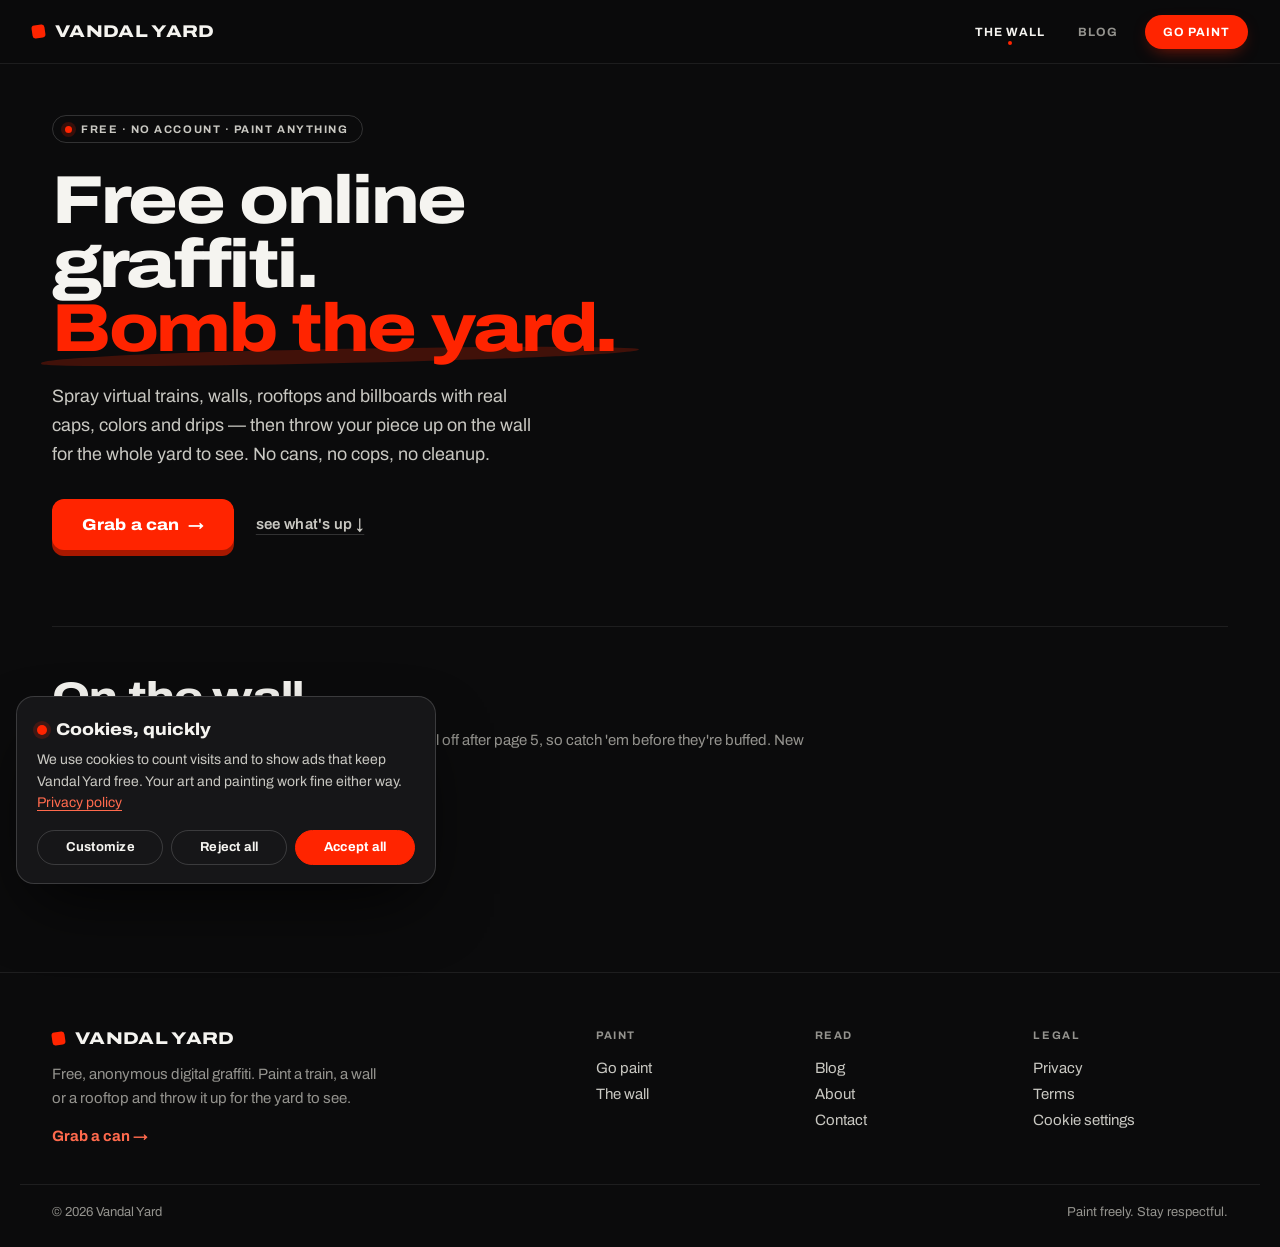
<file: index.html>
<!DOCTYPE html>
<html lang="en">
<head>
  <script src="/consent.js"></script>
    <script async src="https://pagead2.googlesyndication.com/pagead/js/adsbygoogle.js?client=ca-pub-5794731202035606"
         crossorigin="anonymous"></script>
  <meta charset="UTF-8">
  <meta name="viewport" content="width=device-width, initial-scale=1.0">
  <link rel="icon" type="image/svg+xml" href="/favicon.svg">
  <meta name="google-site-verification" content="WvYYdf-hhDzLm_2DR1cqSG-aW-HVNLR9c9wu7I2Txf8">
  <!-- Google tag (gtag.js) -->
  <script async src="https://www.googletagmanager.com/gtag/js?id=G-G7FTGRFD6B"></script>
  <script>window.dataLayer=window.dataLayer||[];function gtag(){dataLayer.push(arguments);}gtag('js',new Date());gtag('config','G-G7FTGRFD6B');</script>

  <meta name="google-adsense-account" content="ca-pub-5794731202035606">
  <title>Vandal Yard — Free Online Graffiti Game &amp; Digital Spray Paint</title>
  <meta name="description" content="Vandal Yard is a free online graffiti game. Spray virtual trains, walls, billboards and rooftops with realistic caps and colors, then post your piece to the community wall — no account needed.">
  <link rel="canonical" href="https://vandalyard.com/">
  <meta property="og:type" content="website">
  <meta property="og:site_name" content="Vandal Yard">
  <meta property="og:title" content="Vandal Yard — Free Online Graffiti Game">
  <meta property="og:description" content="Spray virtual trains, walls & billboards with realistic tools, then post to the community wall. Free, no account needed.">
  <meta property="og:url" content="https://vandalyard.com/">
  <meta name="twitter:card" content="summary_large_image">
  <script type="application/ld+json">
  {
    "@context": "https://schema.org",
    "@graph": [
      { "@type": "WebSite", "name": "Vandal Yard", "url": "https://vandalyard.com/",
        "potentialAction": { "@type": "SearchAction", "target": "https://vandalyard.com/blog?q={search_term_string}", "query-input": "required name=search_term_string" } },
      { "@type": "Organization", "name": "Vandal Yard", "url": "https://vandalyard.com/", "logo": "https://vandalyard.com/favicon.svg" },
      { "@type": "WebApplication", "name": "Vandal Yard", "url": "https://vandalyard.com/go-paint.html",
        "applicationCategory": "GameApplication", "operatingSystem": "Any (web browser)",
        "offers": { "@type": "Offer", "price": "0", "priceCurrency": "USD" },
        "description": "A free browser-based graffiti game where you spray virtual trains, walls and billboards and post your art to a community wall." }
    ]
  }
  </script>
  <meta property="og:image" content="https://vandalyard.com/og-default.png">
  <meta property="og:image:width" content="1200">
  <meta property="og:image:height" content="630">
  <meta name="twitter:image" content="https://vandalyard.com/og-default.png">
  <link rel="preconnect" href="https://fonts.googleapis.com">
  <link rel="preconnect" href="https://fonts.gstatic.com" crossorigin>
  <link rel="stylesheet" href="https://fonts.googleapis.com/css2?family=Archivo:wdth,wght@62..125,100..900&display=swap">
  <link rel="stylesheet" href="style.css">
</head>
<body class="gallery-page">
  <div id="app">

    <header id="topbar">
      <div class="topbar-left">
        <a href="/" class="brand" aria-label="Vandal Yard home">Vandal Yard</a>
        <span class="tagline">the wall</span>
      </div>
      <nav class="topbar-right">
        <a href="/" class="nav-link active">THE WALL</a>
        <a href="/blog" class="nav-link">BLOG</a>
        <a href="go-paint.html" class="nav-link nav-go-paint">GO PAINT</a>
      </nav>
    </header>

    <div class="gallery-wrap">
      <section class="hero">
        <div class="hero-text">
          <span class="hero-kicker">Free &middot; no account &middot; paint anything</span>
          <h1 class="hero-title">Free online graffiti.<br><span class="hero-accent">Bomb the yard.</span></h1>
          <p class="hero-sub">Spray virtual trains, walls, rooftops and billboards with real caps, colors and drips — then throw your piece up on the wall for the whole yard to see. No cans, no cops, no cleanup.</p>
          <div class="hero-cta">
            <a class="btn-loud" href="/go-paint.html">Grab a can</a>
            <a class="btn-quiet" href="#wall">see what's up &darr;</a>
          </div>
        </div>
        <div class="hero-art" id="heroPieces" aria-hidden="true"></div>
      </section>

      <div id="wall" class="gallery-header wall-header">
        <h2>On the wall</h2>
        <p>Fresh from the community — newest up top, and pieces roll off after page 5, so catch 'em before they're buffed. New here? <a class="text-link" href="/go-paint.html">paint your first piece</a> or <a class="text-link" href="/blog">read the graffiti guides</a>.</p>
      </div>

      <div id="galleryGrid" class="wall-grid"></div>

      <div id="galleryEmpty" class="gallery-empty hidden">
        No pieces yet. Hit the studio and post your first one.
      </div>

      <div id="pageNav" class="gallery-page-nav"></div>

      <div id="galleryAd"></div>
    </div>

  </div>

  <!-- Lightbox modal -->
  <div id="lightbox" class="lightbox hidden">
    <div class="lightbox-backdrop"></div>
    <div class="lightbox-content">
      <button class="lightbox-close" title="Close" aria-label="Close">&times;</button>
      <img id="lightboxImg" class="lightbox-img" alt="">
      <div class="lightbox-info">
        <div>
          <span id="lightboxTitle" class="lightbox-title"></span>
          <span id="lightboxMeta" class="lightbox-meta"></span>
        </div>
        <span id="lightboxLike"></span>
      </div>
    </div>
  </div>

  <script src="supabase.js"></script>
  <script src="blog-common.js"></script>
  <script src="gallery.js"></script>
  <script src="site-seo.js"></script>
  <script src="footer.js"></script>
</body>
</html>
</file>
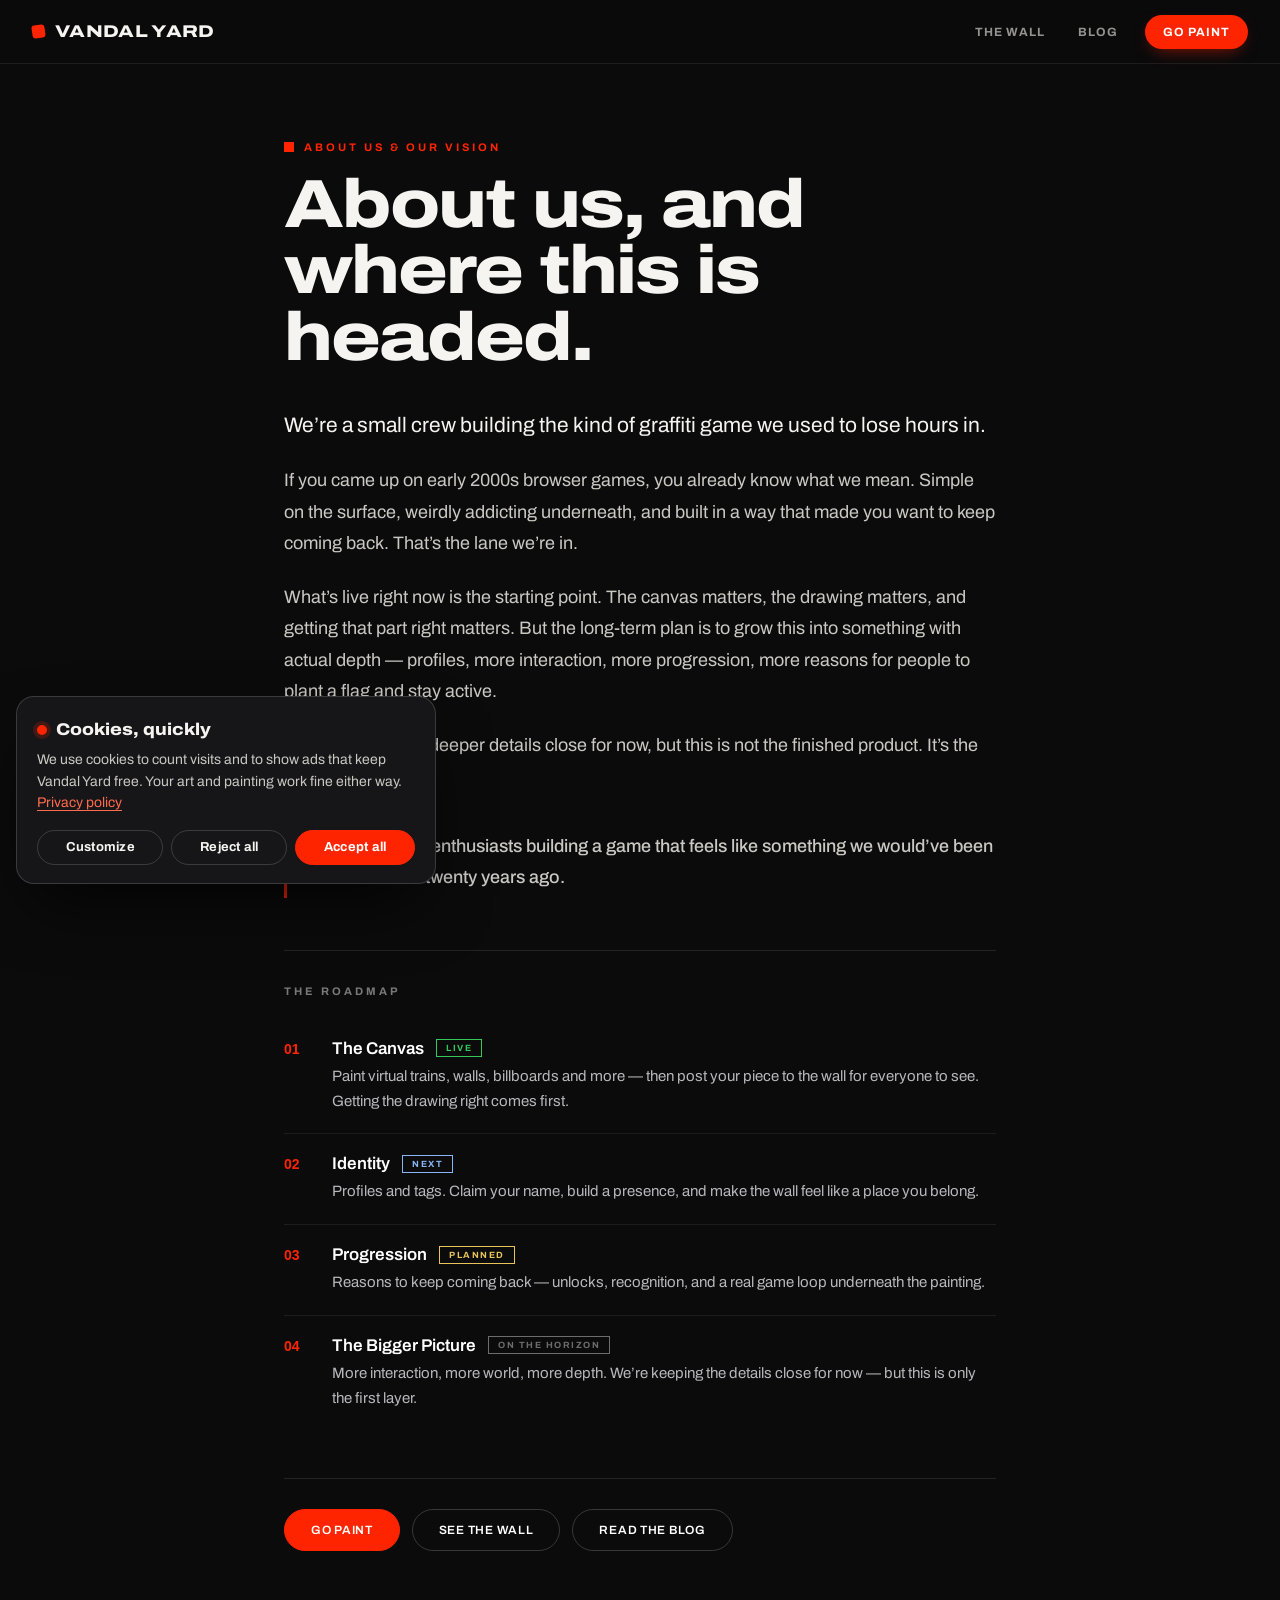
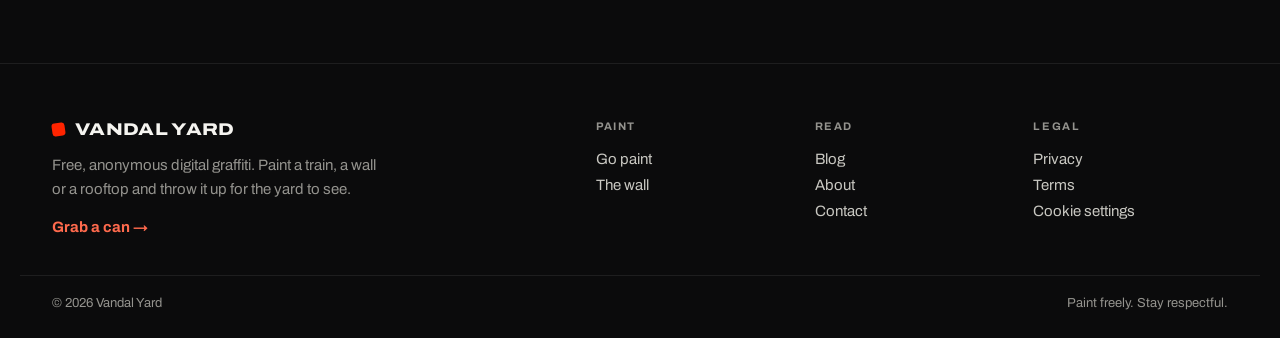
<file: about.html>
<!DOCTYPE html>
<html lang="en">
<head>
  <script src="/consent.js"></script>
    <script async src="https://pagead2.googlesyndication.com/pagead/js/adsbygoogle.js?client=ca-pub-5794731202035606"
         crossorigin="anonymous"></script>
  <meta charset="UTF-8">
  <meta name="viewport" content="width=device-width, initial-scale=1.0">
  <link rel="icon" type="image/svg+xml" href="/favicon.svg">
  <meta name="google-site-verification" content="WvYYdf-hhDzLm_2DR1cqSG-aW-HVNLR9c9wu7I2Txf8">
  <!-- Google tag (gtag.js) -->
  <script async src="https://www.googletagmanager.com/gtag/js?id=G-G7FTGRFD6B"></script>
  <script>window.dataLayer=window.dataLayer||[];function gtag(){dataLayer.push(arguments);}gtag('js',new Date());gtag('config','G-G7FTGRFD6B');</script>

  <meta name="google-adsense-account" content="ca-pub-5794731202035606">
  <title>About — Vandal Yard</title>
  <meta name="description" content="Vandal Yard is a free digital graffiti game built by a small crew of graff enthusiasts — paint a virtual yard, post to the wall, and watch it grow.">
  <meta name="twitter:card" content="summary_large_image">
  <meta property="og:image" content="https://vandalyard.com/og-default.png">
  <meta property="og:image:width" content="1200">
  <meta property="og:image:height" content="630">
  <meta name="twitter:image" content="https://vandalyard.com/og-default.png">
  <link rel="preconnect" href="https://fonts.googleapis.com">
  <link rel="preconnect" href="https://fonts.gstatic.com" crossorigin>
  <link rel="stylesheet" href="https://fonts.googleapis.com/css2?family=Archivo:wdth,wght@62..125,100..900&display=swap">
  <link rel="stylesheet" href="/style.css">
  <style>
    body.about-page { overflow-y: auto; }
    .about-page #app { height: auto; min-height: 100vh; }

    .about-wrap { width: 100%; max-width: 760px; margin: 0 auto; padding: 60px 24px 40px; }
    .about-kicker {
      font-size: 11px; font-weight: 700; letter-spacing: 3px; text-transform: uppercase;
      color: var(--vy-accent, #ff2400); margin-bottom: 18px;
      display: flex; align-items: center; gap: 10px;
    }
    .about-kicker::before { content: ""; width: 10px; height: 10px; background: var(--vy-accent, #ff2400); display: inline-block; }
    .about-h1 {
      font-family: 'Inter', sans-serif; font-weight: 700;
      font-size: clamp(30px, 6vw, 52px); line-height: 1.05; letter-spacing: -0.5px;
      color: #fff; margin-bottom: 36px; max-width: 16ch;
    }
    .about-body p { font-size: 17px; line-height: 1.75; color: #c8c8cc; margin-bottom: 22px; }
    .about-body .lead { font-size: 20px; color: #e8e8ec; }
    .about-pull {
      border-left: 3px solid var(--vy-accent, #ff2400);
      padding: 4px 0 4px 20px; margin: 34px 0;
      font-size: 19px; line-height: 1.6; color: #fff; font-weight: 500;
    }
    /* Roadmap */
    .roadmap { margin-top: 52px; padding-top: 34px; border-top: 1px solid rgba(255,255,255,0.1); }
    .roadmap-title {
      font-size: 11px; font-weight: 700; letter-spacing: 3px; text-transform: uppercase;
      color: rgba(255,255,255,0.45); margin-bottom: 22px;
    }
    .roadmap-list { list-style: none; margin: 0; padding: 0; }
    .roadmap-item { display: flex; gap: 20px; padding: 20px 0; border-top: 1px solid rgba(255,255,255,0.07); }
    .roadmap-item:first-child { border-top: none; }
    .roadmap-num {
      font-family: 'Inter', sans-serif; font-weight: 700; font-size: 14px;
      color: var(--vy-accent, #ff2400); font-variant-numeric: tabular-nums;
      flex-shrink: 0; padding-top: 2px; min-width: 28px;
    }
    .roadmap-content { flex: 1; }
    .roadmap-head { display: flex; align-items: center; gap: 12px; margin-bottom: 6px; flex-wrap: wrap; }
    .roadmap-name { font-size: 17px; font-weight: 600; color: #fff; }
    .roadmap-status {
      font-size: 9px; font-weight: 700; letter-spacing: 1.5px; text-transform: uppercase;
      padding: 3px 9px; border: 1px solid currentColor;
    }
    .roadmap-status.live { color: #34c759; }
    .roadmap-status.next { color: #8ab4f8; }
    .roadmap-status.planned { color: #e8c45a; }
    .roadmap-status.horizon { color: rgba(255,255,255,0.4); }
    .roadmap-content p { font-size: 15px; line-height: 1.65; color: #b8b8bc; margin: 0; }

    .about-cta {
      margin-top: 48px; padding-top: 30px; border-top: 1px solid rgba(255,255,255,0.1);
      display: flex; flex-wrap: wrap; gap: 12px;
    }
    .about-btn {
      text-decoration: none; font-size: 12px; font-weight: 600; letter-spacing: 1.5px; text-transform: uppercase;
      padding: 13px 26px; border: 1px solid rgba(255,255,255,0.18); color: #fff; transition: all 0.15s;
    }
    .about-btn:hover { background: rgba(255,255,255,0.06); border-color: rgba(255,255,255,0.35); }
    .about-btn.primary { background: var(--vy-accent, #ff2400); border-color: var(--vy-accent, #ff2400); }
    .about-btn.primary:hover { background: #ff3a1a; }
    @media (max-width: 600px) { .about-wrap { padding-top: 36px; } .about-body p { font-size: 16px; } }
  </style>
</head>
<body class="about-page">
  <div id="app">

    <header id="topbar">
      <div class="topbar-left">
        <a href="/" class="brand" aria-label="Vandal Yard home">Vandal Yard</a>
      </div>
      <nav class="topbar-right">
        <a href="/" class="nav-link">THE WALL</a>
        <a href="/blog" class="nav-link">BLOG</a>
        <a href="/go-paint.html" class="nav-link nav-go-paint">GO PAINT</a>
      </nav>
    </header>

    <main class="about-wrap">
      <div class="about-kicker">About Us &amp; Our Vision</div>
      <h1 class="about-h1">About us, and where this is headed.</h1>

      <div class="about-body">
        <p class="lead">We’re a small crew building the kind of graffiti game we used to lose hours in.</p>

        <p>If you came up on early 2000s browser games, you already know what we mean. Simple on the surface, weirdly addicting underneath, and built in a way that made you want to keep coming back. That’s the lane we’re in.</p>

        <p>What’s live right now is the starting point. The canvas matters, the drawing matters, and getting that part right matters. But the long-term plan is to grow this into something with actual depth — profiles, more interaction, more progression, more reasons for people to plant a flag and stay active.</p>

        <p>We’re keeping the deeper details close for now, but this is not the finished product. It’s the first layer.</p>

        <p class="about-pull">Just a few graff enthusiasts building a game that feels like something we would’ve been obsessed with twenty years ago.</p>
      </div>

      <section class="roadmap">
        <h2 class="roadmap-title">The Roadmap</h2>
        <ol class="roadmap-list">
          <li class="roadmap-item">
            <span class="roadmap-num">01</span>
            <div class="roadmap-content">
              <div class="roadmap-head">
                <span class="roadmap-name">The Canvas</span>
                <span class="roadmap-status live">Live</span>
              </div>
              <p>Paint virtual trains, walls, billboards and more — then post your piece to the wall for everyone to see. Getting the drawing right comes first.</p>
            </div>
          </li>
          <li class="roadmap-item">
            <span class="roadmap-num">02</span>
            <div class="roadmap-content">
              <div class="roadmap-head">
                <span class="roadmap-name">Identity</span>
                <span class="roadmap-status next">Next</span>
              </div>
              <p>Profiles and tags. Claim your name, build a presence, and make the wall feel like a place you belong.</p>
            </div>
          </li>
          <li class="roadmap-item">
            <span class="roadmap-num">03</span>
            <div class="roadmap-content">
              <div class="roadmap-head">
                <span class="roadmap-name">Progression</span>
                <span class="roadmap-status planned">Planned</span>
              </div>
              <p>Reasons to keep coming back — unlocks, recognition, and a real game loop underneath the painting.</p>
            </div>
          </li>
          <li class="roadmap-item">
            <span class="roadmap-num">04</span>
            <div class="roadmap-content">
              <div class="roadmap-head">
                <span class="roadmap-name">The Bigger Picture</span>
                <span class="roadmap-status horizon">On the horizon</span>
              </div>
              <p>More interaction, more world, more depth. We’re keeping the details close for now — but this is only the first layer.</p>
            </div>
          </li>
        </ol>
      </section>

      <div class="about-cta">
        <a class="about-btn primary" href="/go-paint.html">Go Paint</a>
        <a class="about-btn" href="/">See The Wall</a>
        <a class="about-btn" href="/blog">Read The Blog</a>
      </div>
    </main>

  </div>

  <script src="/supabase.js"></script>
  <script src="/blog-common.js"></script>
  <script>
    applySEO({
      title: 'About — Vandal Yard',
      metaTitle: 'About Vandal Yard — A Free Digital Graffiti Game',
      metaDescription: 'Vandal Yard is a free digital graffiti game built by a small crew of graff enthusiasts — paint a virtual yard, post to the wall, and watch it grow.',
      canonical: SITE.origin + '/about.html',
    });
    injectJsonLd({
      '@context': 'https://schema.org',
      '@type': 'AboutPage',
      name: 'About Vandal Yard',
      url: SITE.origin + '/about.html',
      description: 'Vandal Yard is a free digital graffiti game built by a small crew of graff enthusiasts.',
      isPartOf: { '@type': 'WebSite', name: SITE.name, url: SITE.origin }
    });
  </script>
  <script src="/site-seo.js"></script>
  <script src="/footer.js"></script>
</body>
</html>
</file>
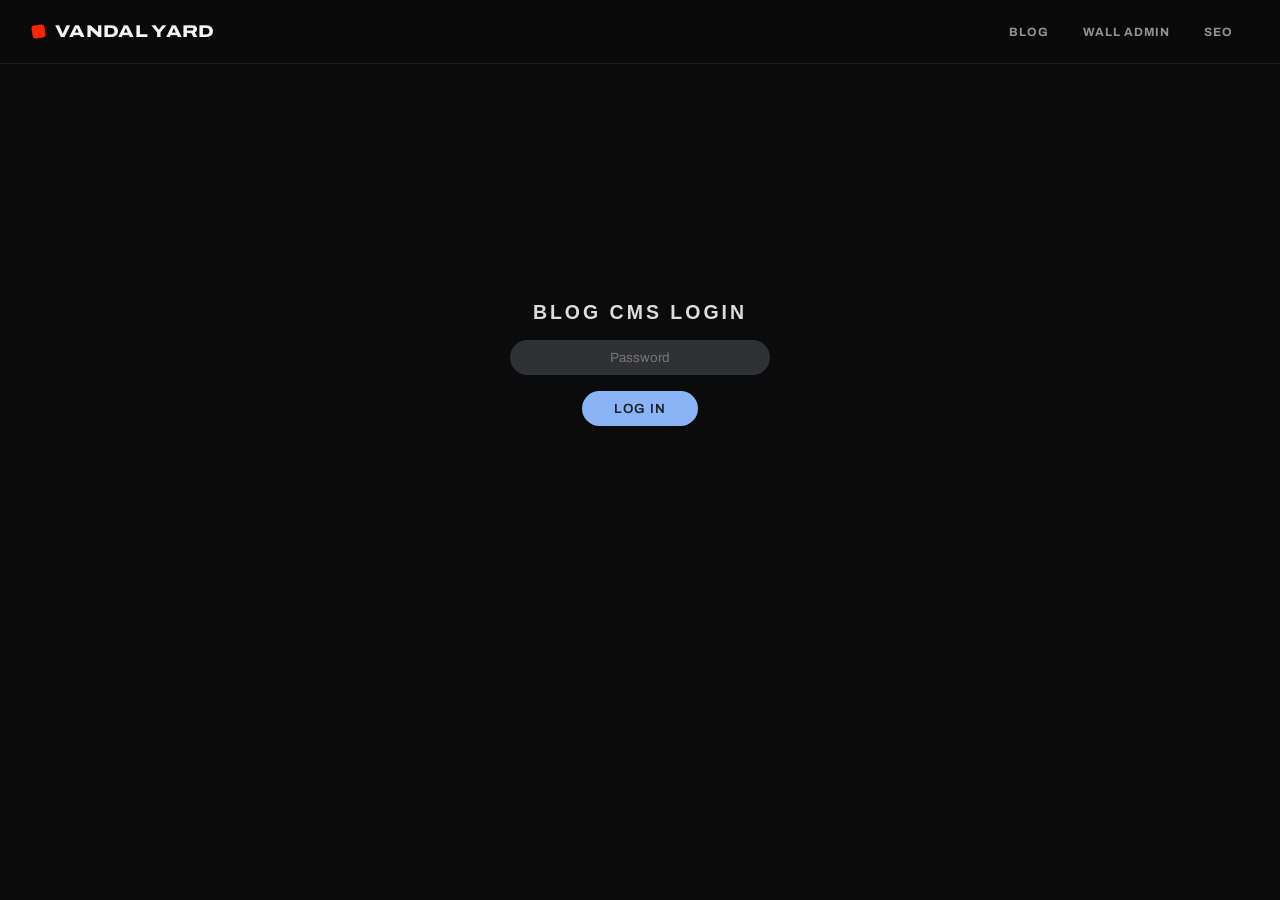
<file: admin-blog.html>
<!DOCTYPE html>
<html lang="en">
<head>
  <meta charset="UTF-8">
  <meta name="viewport" content="width=device-width, initial-scale=1.0">
  <link rel="icon" type="image/svg+xml" href="/favicon.svg">
  <meta name="google-adsense-account" content="ca-pub-5794731202035606">
  <title>Blog CMS — Vandal Yard Admin</title>
  <meta name="robots" content="noindex, nofollow">
  <link rel="preconnect" href="https://fonts.googleapis.com">
  <link rel="preconnect" href="https://fonts.gstatic.com" crossorigin>
  <link rel="stylesheet" href="https://fonts.googleapis.com/css2?family=Archivo:wdth,wght@62..125,100..900&display=swap">
  <link rel="stylesheet" href="/style.css">
  <style>
    body.cms-page { overflow-y: auto; }
    .cms-page #app { height: auto; min-height: 100vh; }

    .cms-login { display:flex; flex-direction:column; align-items:center; justify-content:center; min-height:70vh; gap:16px; }
    .cms-login h2 { font-family:'Space Grotesk',sans-serif; letter-spacing:3px; color:#ddd; }
    .cms-login input { background:#303134; border:none; border-radius:20px; color:#e8eaed; padding:10px 18px; width:260px; text-align:center; font-family:inherit; }
    .cms-login button { background:#8ab4f8; color:#202124; border:none; border-radius:20px; padding:10px 32px; font-weight:600; letter-spacing:1px; cursor:pointer; font-family:inherit; }
    .cms-login .err { color:#f28b82; font-size:12px; min-height:16px; }

    .cms-wrap { max-width: 1100px; margin: 0 auto; padding: 20px; width:100%; }
    .cms-head { display:flex; justify-content:space-between; align-items:center; margin-bottom:18px; flex-wrap:wrap; gap:10px; }
    .cms-head h2 { font-family:'Space Grotesk',sans-serif; letter-spacing:2px; color:#ddd; font-size:20px; }
    .cms-btn { background:#303134; color:#e8eaed; border:none; border-radius:20px; padding:9px 18px; font-weight:500; letter-spacing:.5px; cursor:pointer; font-family:inherit; font-size:12px; }
    .cms-btn:hover { background:#3c4043; }
    .cms-btn-primary { background:#34a853; color:#fff; }
    .cms-btn-primary:hover { background:#46b865; }
    .cms-btn-blue { background:#8ab4f8; color:#202124; }
    .cms-btn-blue:hover { background:#aecbfa; }
    .cms-btn-danger { background:#5f2120; color:#f28b82; }
    .cms-btn-danger:hover { background:#8b3330; }

    /* Post list */
    .cms-list { display:flex; flex-direction:column; gap:8px; }
    .cms-row { display:flex; align-items:center; gap:14px; background:rgba(255,255,255,0.03); border:1px solid rgba(255,255,255,0.06); border-radius:12px; padding:10px 14px; }
    .cms-row-thumb { width:90px; height:54px; object-fit:cover; border-radius:8px; background:#08080a; flex-shrink:0; }
    .cms-row-info { flex:1; min-width:0; }
    .cms-row-title { color:#e8eaed; font-weight:600; font-size:14px; }
    .cms-row-meta { color:#9aa0a6; font-size:11px; margin-top:3px; }
    .cms-badge { display:inline-block; padding:1px 8px; border-radius:10px; font-size:10px; font-weight:600; letter-spacing:.5px; margin-right:6px; }
    .badge-published { background:#1e3a24; color:#7ee2a0; }
    .badge-draft { background:#3a3a3a; color:#bbb; }
    .badge-scheduled { background:#3a3320; color:#e8c45a; }

    /* Editor */
    .cms-editor { display:grid; grid-template-columns: 1fr 340px; gap:20px; }
    @media (max-width: 860px){ .cms-editor { grid-template-columns:1fr; } }
    .cms-field { margin-bottom:14px; }
    .cms-field label { display:block; font-size:10px; font-weight:700; letter-spacing:1.5px; color:#888; text-transform:uppercase; margin-bottom:5px; }
    .cms-field input[type=text], .cms-field input[type=datetime-local], .cms-field textarea, .cms-field select {
      width:100%; background:#1e1e22; border:1px solid #333; border-radius:8px; color:#e8eaed; padding:9px 11px; font-family:inherit; font-size:13px;
    }
    .cms-field textarea { resize:vertical; }
    .cms-field input:focus, .cms-field textarea:focus, .cms-field select:focus { outline:none; border-color:#8ab4f8; }
    .cms-hint { font-size:11px; color:#666; margin-top:3px; }
    .char-count { font-size:11px; color:#888; float:right; }
    .char-ok { color:#7ee2a0; } .char-warn { color:#e8c45a; } .char-bad { color:#f28b82; }

    .cms-side-card { background:rgba(255,255,255,0.03); border:1px solid rgba(255,255,255,0.06); border-radius:12px; padding:14px; margin-bottom:16px; }
    .cms-side-card h4 { font-size:11px; letter-spacing:1.5px; color:#9aa0a6; text-transform:uppercase; margin-bottom:10px; }

    /* Editor toolbar */
    .editor-toolbar { display:flex; gap:4px; flex-wrap:wrap; margin-bottom:6px; }
    .editor-toolbar button { background:#2a2a2e; color:#ccc; border:1px solid #333; border-radius:6px; padding:4px 9px; font-size:12px; cursor:pointer; font-family:inherit; }
    .editor-toolbar button:hover { background:#3c4043; }

    /* SEO preview (Google) */
    .serp { background:#fff; border-radius:8px; padding:12px 14px; }
    .serp-url { color:#202124; font-size:12px; }
    .serp-title { color:#1a0dab; font-size:18px; line-height:1.3; margin:2px 0; }
    .serp-desc { color:#4d5156; font-size:13px; line-height:1.4; }

    /* OG preview */
    .og-card { background:#1e1e22; border:1px solid #333; border-radius:8px; overflow:hidden; }
    .og-card-img { width:100%; height:140px; object-fit:cover; background:#08080a; display:block; }
    .og-card-body { padding:10px 12px; }
    .og-card-host { font-size:11px; color:#888; text-transform:uppercase; }
    .og-card-title { font-size:14px; color:#e8eaed; font-weight:600; margin:2px 0; }
    .og-card-desc { font-size:12px; color:#9aa0a6; }

    .thumb-preview { width:100%; height:120px; object-fit:cover; border-radius:8px; background:#08080a; margin-top:8px; display:block; }
    .status-row { display:flex; gap:8px; align-items:center; }
    .hidden { display:none !important; }
  </style>
</head>
<body class="cms-page">
  <div id="app">
    <header id="topbar">
      <div class="topbar-left">
        <a href="/" class="brand" aria-label="Vandal Yard home">Vandal Yard</a>
        <span class="tagline">blog cms</span>
      </div>
      <nav class="topbar-right">
        <a href="/blog" class="nav-link">BLOG</a>
        <a href="/admin.html" class="nav-link">WALL ADMIN</a>
        <a href="/admin-seo.html" class="nav-link">SEO</a>
      </nav>
    </header>

    <!-- Login -->
    <div id="loginGate" class="cms-login">
      <h2>BLOG CMS LOGIN</h2>
      <input type="password" id="pass" placeholder="Password" autocomplete="off">
      <button id="loginBtn">LOG IN</button>
      <div id="loginErr" class="err"></div>
    </div>

    <!-- Post list view -->
    <div id="listView" class="cms-wrap hidden">
      <div class="cms-head">
        <h2>BLOG POSTS</h2>
        <div>
          <button id="newPostBtn" class="cms-btn cms-btn-blue">+ NEW POST</button>
          <button id="logoutBtn" class="cms-btn">LOG OUT</button>
        </div>
      </div>
      <div id="postList" class="cms-list"></div>
      <div id="listEmpty" class="blog-empty hidden">No posts yet. Create your first one.</div>
    </div>

    <!-- Editor view -->
    <div id="editView" class="cms-wrap hidden">
      <div class="cms-head">
        <h2 id="editorTitle">NEW POST</h2>
        <div>
          <button id="backBtn" class="cms-btn">← BACK</button>
          <button id="saveDraftBtn" class="cms-btn">SAVE DRAFT</button>
          <button id="publishBtn" class="cms-btn cms-btn-primary">PUBLISH</button>
        </div>
      </div>

      <div class="cms-editor">
        <!-- Main column -->
        <div>
          <div class="cms-field">
            <label>Post Title</label>
            <input type="text" id="f_title" placeholder="How to Throw a Clean Fill">
          </div>

          <div class="cms-field">
            <label>Body (HTML)</label>
            <div class="editor-toolbar">
              <button data-wrap="h2">H2</button>
              <button data-wrap="h3">H3</button>
              <button data-wrap="p">P</button>
              <button data-wrap="strong">B</button>
              <button data-wrap="em">i</button>
              <button data-wrap="blockquote">❝</button>
              <button data-wrap="ul">• List</button>
              <button data-link="1">🔗 Link</button>
            </div>
            <textarea id="f_body" rows="16" placeholder="<p>Write your post in HTML…</p>"></textarea>
            <div class="cms-hint">Tip: use &lt;h2&gt; subheadings and internal links to other posts/the wall for SEO.</div>
          </div>

          <div class="cms-field">
            <label>Excerpt <span class="cms-hint">(used in cards + fallback meta description)</span></label>
            <textarea id="f_excerpt" rows="2" placeholder="One or two punchy sentences."></textarea>
          </div>
        </div>

        <!-- Sidebar -->
        <div>
          <div class="cms-side-card">
            <h4>Publish</h4>
            <div class="cms-field">
              <label>Status</label>
              <select id="f_status">
                <option value="draft">Draft</option>
                <option value="published">Published</option>
                <option value="scheduled">Scheduled</option>
              </select>
            </div>
            <div class="cms-field">
              <label>Publish Date</label>
              <input type="datetime-local" id="f_publish_date">
              <div class="cms-hint">For scheduled posts, this is when it goes live.</div>
            </div>
            <div class="cms-field">
              <label>Author</label>
              <input type="text" id="f_author" value="Anonymous">
            </div>
          </div>

          <div class="cms-side-card">
            <h4>Organize</h4>
            <div class="cms-field">
              <label>Category</label>
              <input type="text" id="f_category" placeholder="culture" list="catList">
              <datalist id="catList"></datalist>
              <div class="cms-hint">Becomes the URL: /blog/<b id="catEcho">category</b>/slug</div>
            </div>
            <div class="cms-field">
              <label>Slug</label>
              <input type="text" id="f_slug" placeholder="how-to-throw-a-clean-fill">
            </div>
            <div class="cms-field">
              <label>Tags <span class="cms-hint">(comma separated)</span></label>
              <input type="text" id="f_tags" placeholder="fills, technique, beginners">
            </div>
          </div>

          <div class="cms-side-card">
            <h4>Featured Image</h4>
            <div class="cms-field">
              <input type="file" id="f_image_file" accept="image/*" style="font-size:12px;color:#aaa;">
              <input type="text" id="f_featured_image" placeholder="…or paste an image URL" style="margin-top:8px;">
            </div>
            <div class="cms-field">
              <label>Image Alt Text</label>
              <input type="text" id="f_featured_alt" placeholder="Describe the image for SEO/accessibility">
            </div>
            <img id="thumbPreview" class="thumb-preview hidden" alt="preview">
          </div>

          <div class="cms-side-card">
            <h4>SEO — Google Preview</h4>
            <div class="serp">
              <div class="serp-url" id="serpUrl">vandalyard.com › blog</div>
              <div class="serp-title" id="serpTitle">Post title</div>
              <div class="serp-desc" id="serpDesc">Meta description preview…</div>
            </div>
            <div class="cms-field" style="margin-top:12px;">
              <label>Meta Title <span class="char-count" id="mtCount"></span></label>
              <input type="text" id="f_meta_title" placeholder="Defaults to post title">
            </div>
            <div class="cms-field">
              <label>Meta Description <span class="char-count" id="mdCount"></span></label>
              <textarea id="f_meta_description" rows="3" placeholder="Defaults to excerpt"></textarea>
            </div>
            <div class="cms-field">
              <label>Canonical URL <span class="cms-hint">(optional)</span></label>
              <input type="text" id="f_canonical_url" placeholder="Leave blank for default">
            </div>
          </div>

          <div class="cms-side-card">
            <h4>Social — Open Graph</h4>
            <div class="og-card">
              <img id="ogImg" class="og-card-img" alt="">
              <div class="og-card-body">
                <div class="og-card-host">vandalyard.com</div>
                <div class="og-card-title" id="ogTitle">Post title</div>
                <div class="og-card-desc" id="ogDesc">Description…</div>
              </div>
            </div>
            <div class="cms-field" style="margin-top:12px;">
              <label>OG Title</label>
              <input type="text" id="f_og_title" placeholder="Defaults to meta/post title">
            </div>
            <div class="cms-field">
              <label>OG Description</label>
              <textarea id="f_og_description" rows="2" placeholder="Defaults to meta description"></textarea>
            </div>
            <div class="cms-field">
              <label>OG Image URL</label>
              <input type="text" id="f_og_image" placeholder="Defaults to featured image">
            </div>
          </div>

          <button id="deleteBtn" class="cms-btn cms-btn-danger hidden" style="width:100%;">DELETE POST</button>
        </div>
      </div>
    </div>

  </div>

  <script src="/supabase.js"></script>
  <script src="/blog-common.js"></script>
  <script src="/admin-blog.js"></script>
</body>
</html>
</file>
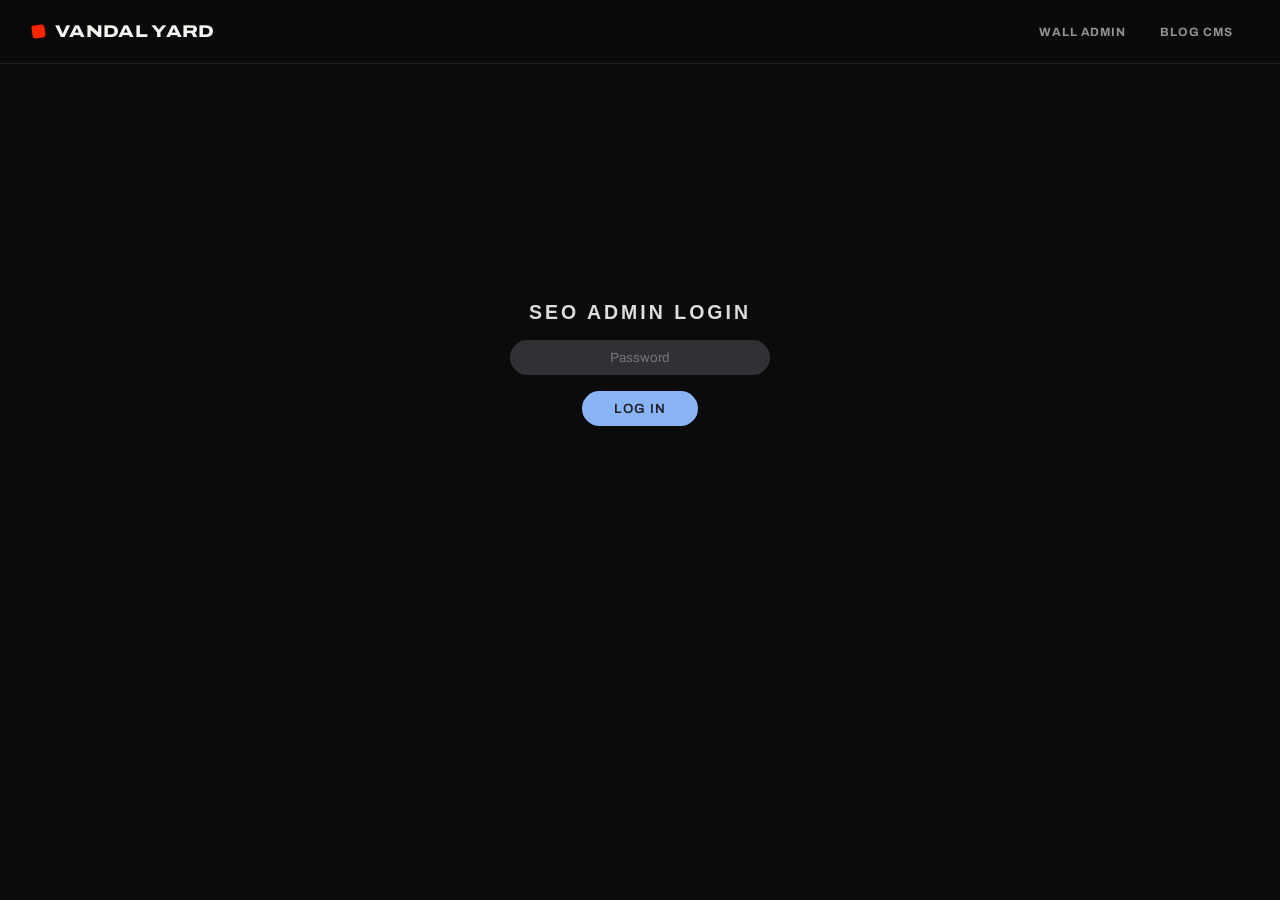
<file: admin-seo.html>
<!DOCTYPE html>
<html lang="en">
<head>
  <meta charset="UTF-8">
  <meta name="viewport" content="width=device-width, initial-scale=1.0">
  <link rel="icon" type="image/svg+xml" href="/favicon.svg">
  <meta name="google-adsense-account" content="ca-pub-5794731202035606">
  <title>SEO Settings — Vandal Yard Admin</title>
  <meta name="robots" content="noindex, nofollow">
  <link rel="preconnect" href="https://fonts.googleapis.com">
  <link rel="preconnect" href="https://fonts.gstatic.com" crossorigin>
  <link rel="stylesheet" href="https://fonts.googleapis.com/css2?family=Archivo:wdth,wght@62..125,100..900&display=swap">
  <link rel="stylesheet" href="/style.css">
  <style>
    body.cms-page { overflow-y: auto; }
    .cms-page #app { height: auto; min-height: 100vh; }
    .cms-login { display:flex; flex-direction:column; align-items:center; justify-content:center; min-height:70vh; gap:16px; }
    .cms-login h2 { font-family:'Space Grotesk',sans-serif; letter-spacing:3px; color:#ddd; }
    .cms-login input { background:#303134; border:none; border-radius:20px; color:#e8eaed; padding:10px 18px; width:260px; text-align:center; font-family:inherit; }
    .cms-login button { background:#8ab4f8; color:#202124; border:none; border-radius:20px; padding:10px 32px; font-weight:600; letter-spacing:1px; cursor:pointer; font-family:inherit; }
    .cms-login .err { color:#f28b82; font-size:12px; min-height:16px; }

    .seo-wrap { max-width: 760px; margin: 0 auto; padding: 22px; width:100%; }
    .seo-head { display:flex; justify-content:space-between; align-items:center; margin-bottom:18px; flex-wrap:wrap; gap:10px; }
    .seo-head h2 { font-family:'Space Grotesk',sans-serif; letter-spacing:2px; color:#ddd; font-size:20px; }
    .seo-btn { background:#303134; color:#e8eaed; border:none; border-radius:20px; padding:9px 18px; font-weight:500; cursor:pointer; font-family:inherit; font-size:12px; }
    .seo-btn:hover { background:#3c4043; }
    .seo-btn-save { background:#34a853; color:#fff; }
    .seo-btn-save:hover { background:#46b865; }

    .seo-card { background:rgba(255,255,255,0.03); border:1px solid rgba(255,255,255,0.06); border-radius:12px; padding:16px 18px; margin-bottom:16px; }
    .seo-card h3 { font-size:12px; letter-spacing:1.5px; color:#8ab4f8; text-transform:uppercase; margin-bottom:14px; }
    .seo-field { margin-bottom:14px; }
    .seo-field label { display:block; font-size:10px; font-weight:700; letter-spacing:1.2px; color:#888; text-transform:uppercase; margin-bottom:5px; }
    .seo-field input[type=text], .seo-field textarea {
      width:100%; background:#1e1e22; border:1px solid #333; border-radius:8px; color:#e8eaed; padding:9px 11px; font-family:inherit; font-size:13px;
    }
    .seo-field textarea { resize:vertical; font-family:'Consolas',monospace; }
    .seo-field input:focus, .seo-field textarea:focus { outline:none; border-color:#8ab4f8; }
    .seo-hint { font-size:11px; color:#666; margin-top:4px; }
    .toggle-row { display:flex; align-items:center; gap:10px; }
    .toggle-row input { width:18px; height:18px; accent-color:#34a853; }
    .toggle-row .toggle-label { font-size:13px; color:#ccc; }
    .save-status { font-size:12px; color:#7ee2a0; min-height:16px; margin-left:8px; }
    .hidden { display:none !important; }
  </style>
</head>
<body class="cms-page">
  <div id="app">
    <header id="topbar">
      <div class="topbar-left">
        <a href="/" class="brand" aria-label="Vandal Yard home">Vandal Yard</a>
        <span class="tagline">seo settings</span>
      </div>
      <nav class="topbar-right">
        <a href="/admin.html" class="nav-link">WALL ADMIN</a>
        <a href="/admin-blog.html" class="nav-link">BLOG CMS</a>
      </nav>
    </header>

    <div id="loginGate" class="cms-login">
      <h2>SEO ADMIN LOGIN</h2>
      <input type="password" id="pass" placeholder="Password" autocomplete="off">
      <button id="loginBtn">LOG IN</button>
      <div id="loginErr" class="err"></div>
    </div>

    <div id="panel" class="seo-wrap hidden">
      <div class="seo-head">
        <h2>SEO &amp; SITE SETTINGS</h2>
        <div>
          <button id="saveBtn" class="seo-btn seo-btn-save">SAVE SETTINGS</button>
          <span id="saveStatus" class="save-status"></span>
        </div>
      </div>

      <div class="seo-card">
        <h3>Indexing &amp; robots.txt</h3>
        <div class="seo-field toggle-row">
          <input type="checkbox" id="f_index_site" checked>
          <span class="toggle-label">Allow search engines to index this site</span>
        </div>
        <div class="seo-hint">Uncheck to globally noindex (e.g. while testing). Admin pages are always blocked.</div>
        <div class="seo-field" style="margin-top:14px;">
          <label>Extra robots.txt rules (one per line)</label>
          <textarea id="f_robots_extra" rows="3" placeholder="Disallow: /private-path"></textarea>
          <div class="seo-hint">View live result at <a class="text-link" href="/robots.txt" target="_blank">/robots.txt</a></div>
        </div>
      </div>

      <div class="seo-card">
        <h3>Global Meta Defaults</h3>
        <div class="seo-field">
          <label>Site Name</label>
          <input type="text" id="f_site_name" placeholder="Vandal Yard">
        </div>
        <div class="seo-field">
          <label>Title Suffix</label>
          <input type="text" id="f_title_suffix" placeholder=" | Vandal Yard">
          <div class="seo-hint">Appended to page titles where applicable.</div>
        </div>
        <div class="seo-field">
          <label>Default Meta Description</label>
          <textarea id="f_default_meta_description" rows="2" placeholder="Free, anonymous digital graffiti. Paint a virtual train, wall, or billboard and post it to the wall."></textarea>
        </div>
        <div class="seo-field">
          <label>Default Social / OG Image URL</label>
          <input type="text" id="f_default_og_image" placeholder="https://vandalyard.com/og-default.png">
          <div class="seo-hint">Used for pages/posts without their own featured image.</div>
        </div>
        <div class="seo-field">
          <label>Canonical Domain</label>
          <input type="text" id="f_canonical_domain" placeholder="https://vandalyard.com">
          <div class="seo-hint">Used in robots.txt sitemap line. No trailing slash.</div>
        </div>
        <div class="seo-field">
          <label>Twitter / X Handle</label>
          <input type="text" id="f_twitter_handle" placeholder="@vandalyard">
        </div>
      </div>

      <div class="seo-card">
        <h3>Search Engine Verification</h3>
        <div class="seo-field">
          <label>Google Search Console — verification code</label>
          <input type="text" id="f_google_site_verification" placeholder="paste the content value from the meta-tag method">
          <div class="seo-hint">In Search Console choose "HTML tag" — paste only the <b>content</b> value here.</div>
        </div>
        <div class="seo-field">
          <label>Bing Webmaster — verification code</label>
          <input type="text" id="f_bing_site_verification" placeholder="optional">
        </div>
      </div>

      <div class="seo-card">
        <h3>Analytics</h3>
        <div class="seo-field">
          <label>Google Analytics 4 — Measurement ID</label>
          <input type="text" id="f_ga_measurement_id" placeholder="G-XXXXXXXXXX">
          <div class="seo-hint">Loads gtag.js automatically on all public pages when set.</div>
        </div>
      </div>

      <div class="seo-head" style="justify-content:flex-end;">
        <button id="saveBtn2" class="seo-btn seo-btn-save">SAVE SETTINGS</button>
        <span id="saveStatus2" class="save-status"></span>
      </div>
    </div>

  </div>

  <script src="/supabase.js"></script>
  <script src="/admin-seo.js"></script>
</body>
</html>
</file>
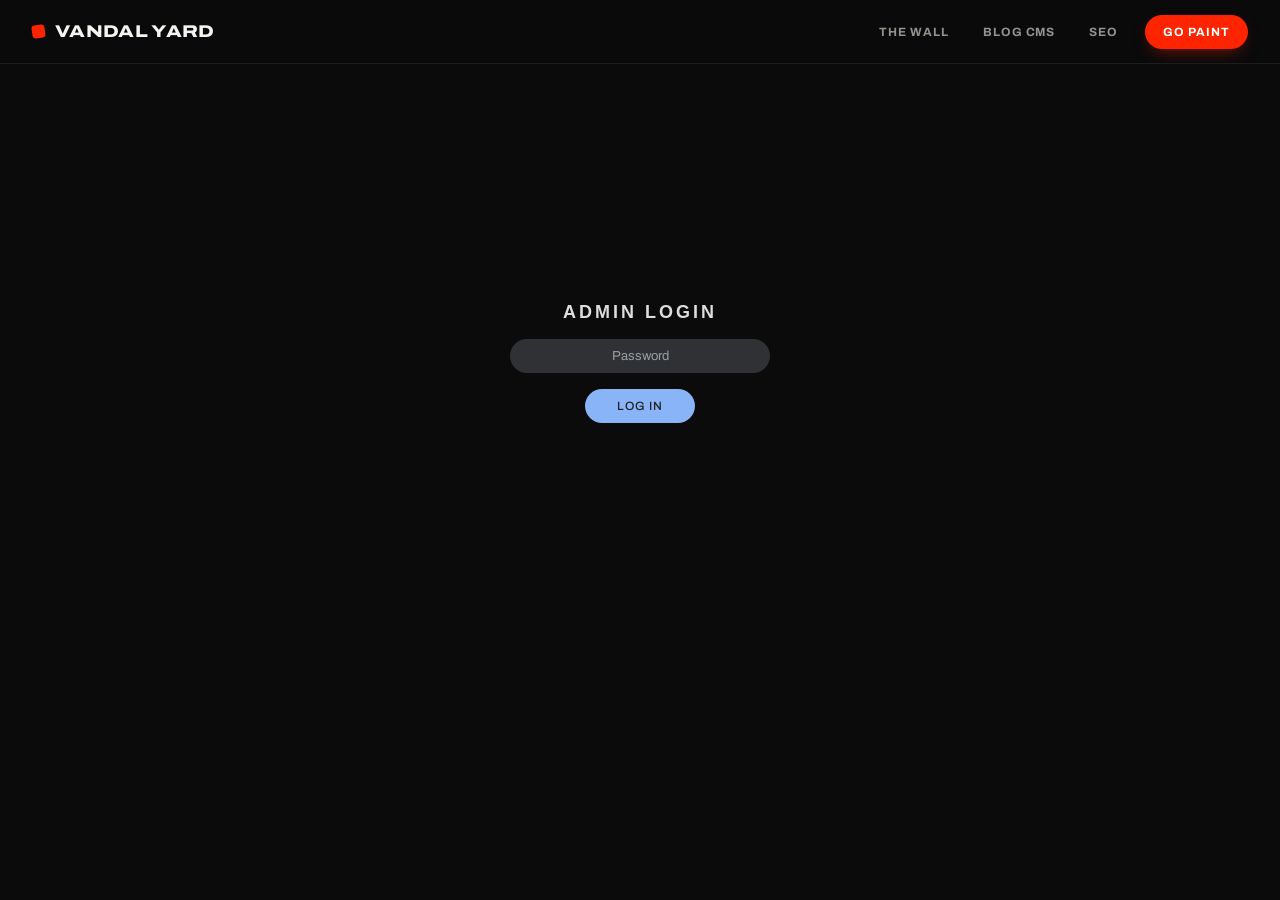
<file: admin.html>
<!DOCTYPE html>
<html lang="en">
<head>
  <meta charset="UTF-8">
  <meta name="viewport" content="width=device-width, initial-scale=1.0">
  <link rel="icon" type="image/svg+xml" href="/favicon.svg">
  <meta name="google-adsense-account" content="ca-pub-5794731202035606">
  <title>VANDAL YARD — Admin</title>
  <meta name="robots" content="noindex, nofollow">
  <link rel="preconnect" href="https://fonts.googleapis.com">
  <link rel="preconnect" href="https://fonts.gstatic.com" crossorigin>
  <link rel="stylesheet" href="https://fonts.googleapis.com/css2?family=Archivo:wdth,wght@62..125,100..900&display=swap">
  <link rel="stylesheet" href="style.css">
  <style>
    body.admin-page { overflow-y: auto; }
    .admin-page #app { height: auto; min-height: 100vh; }

    /* Login gate */
    .admin-login {
      display: flex;
      flex-direction: column;
      align-items: center;
      justify-content: center;
      min-height: 70vh;
      gap: 16px;
    }
    .admin-login h2 {
      font-family: 'Space Grotesk', sans-serif;
      font-size: 18px;
      letter-spacing: 3px;
      color: #ddd;
    }
    .admin-login input[type="password"] {
      background: #303134;
      border: none;
      border-radius: 20px;
      color: #e8eaed;
      padding: 10px 18px;
      font-family: inherit;
      font-size: 13px;
      width: 260px;
      text-align: center;
    }
    .admin-login input[type="password"]::placeholder { color: #9aa0a6; }
    .admin-login input[type="password"]:focus { outline: none; box-shadow: 0 0 0 2px #8ab4f8; }
    .admin-login button {
      background: #8ab4f8;
      color: #202124;
      border: none;
      border-radius: 20px;
      padding: 10px 32px;
      font-family: inherit;
      font-size: 12px;
      font-weight: 500;
      letter-spacing: 1px;
      cursor: pointer;
    }
    .admin-login button:hover { background: #aecbfa; }
    .admin-login .login-error {
      color: #f28b82;
      font-size: 12px;
      min-height: 18px;
    }

    /* Admin panel */
    .admin-wrap {
      padding: 24px;
      max-width: 1200px;
      margin: 0 auto;
    }
    .admin-header {
      display: flex;
      justify-content: space-between;
      align-items: center;
      margin-bottom: 20px;
    }
    .admin-header h2 {
      font-family: 'Space Grotesk', sans-serif;
      font-size: 20px;
      letter-spacing: 3px;
      color: #ddd;
    }
    .admin-stats {
      font-size: 12px;
      color: #9aa0a6;
    }
    .admin-logout {
      background: #303134;
      color: #e8eaed;
      border: none;
      border-radius: 20px;
      padding: 8px 18px;
      font-family: inherit;
      font-size: 11px;
      font-weight: 500;
      cursor: pointer;
    }
    .admin-logout:hover { background: #3c4043; }

    /* Piece rows */
    .admin-grid {
      display: flex;
      flex-direction: column;
      gap: 10px;
    }
    .admin-piece {
      display: flex;
      align-items: center;
      gap: 16px;
      background: rgba(255,255,255,0.03);
      border: 1px solid rgba(255,255,255,0.06);
      border-radius: 12px;
      padding: 10px 14px;
      transition: border-color 0.15s;
    }
    .admin-piece:hover { border-color: rgba(255,255,255,0.12); }

    .admin-piece-img {
      width: 140px;
      height: 80px;
      object-fit: cover;
      border-radius: 8px;
      background: #08080a;
      flex-shrink: 0;
    }
    .admin-piece-info {
      flex: 1;
      min-width: 0;
    }
    .admin-piece-title {
      font-size: 14px;
      font-weight: 600;
      color: #e8eaed;
    }
    .admin-piece-meta {
      font-size: 11px;
      color: #9aa0a6;
      margin-top: 2px;
    }
    .admin-piece-id {
      font-size: 10px;
      color: #5f6368;
      font-family: monospace;
      margin-top: 2px;
    }
    .admin-delete {
      background: #5f2120;
      color: #f28b82;
      border: none;
      border-radius: 20px;
      padding: 8px 18px;
      font-family: inherit;
      font-size: 11px;
      font-weight: 500;
      letter-spacing: 0.5px;
      cursor: pointer;
      white-space: nowrap;
      flex-shrink: 0;
      transition: background 0.15s;
    }
    .admin-delete:hover {
      background: #8b3330;
    }
    .admin-empty {
      text-align: center;
      padding: 60px;
      color: #5f6368;
      font-size: 14px;
    }
    .admin-clear-all {
      background: #5f2120;
      color: #f28b82;
      border: none;
      border-radius: 20px;
      padding: 8px 18px;
      font-family: inherit;
      font-size: 11px;
      font-weight: 500;
      cursor: pointer;
    }
    .admin-clear-all:hover { background: #8b3330; }

    @media (max-width: 600px) {
      .admin-piece { flex-direction: column; align-items: stretch; gap: 10px; }
      .admin-piece-img { width: 100%; height: 120px; }
      .admin-delete { align-self: flex-end; }
    }
  </style>
</head>
<body class="admin-page">
  <div id="app">

    <header id="topbar">
      <div class="topbar-left">
        <a href="/" class="brand" aria-label="Vandal Yard home">Vandal Yard</a>
        <span class="tagline">admin</span>
      </div>
      <nav class="topbar-right">
        <a href="/" class="nav-link">THE WALL</a>
        <a href="admin-blog.html" class="nav-link">BLOG CMS</a>
        <a href="admin-seo.html" class="nav-link">SEO</a>
        <a href="go-paint.html" class="nav-link nav-go-paint">GO PAINT</a>
      </nav>
    </header>

    <!-- Login gate -->
    <div id="loginGate" class="admin-login">
      <h2>ADMIN LOGIN</h2>
      <input type="password" id="adminPass" placeholder="Password" autocomplete="off">
      <button id="adminLoginBtn">LOG IN</button>
      <div id="loginError" class="login-error"></div>
    </div>

    <!-- Admin panel (hidden until login) -->
    <div id="adminPanel" class="admin-wrap hidden">
      <div class="admin-header">
        <div>
          <h2>MANAGE THE WALL</h2>
          <div id="adminStats" class="admin-stats"></div>
        </div>
        <div style="display:flex;gap:8px;">
          <button id="clearAllBtn" class="admin-clear-all">DELETE ALL</button>
          <button id="logoutBtn" class="admin-logout">LOG OUT</button>
        </div>
      </div>
      <div id="adminGrid" class="admin-grid"></div>
      <div id="adminEmpty" class="admin-empty hidden">No pieces on the wall.</div>
    </div>

  </div>

  <script src="supabase.js"></script>
  <script>
    const loginGate = document.getElementById('loginGate');
    const adminPanel = document.getElementById('adminPanel');
    const adminPass = document.getElementById('adminPass');
    const loginBtn = document.getElementById('adminLoginBtn');
    const loginError = document.getElementById('loginError');
    const logoutBtn = document.getElementById('logoutBtn');
    const clearAllBtn = document.getElementById('clearAllBtn');
    const adminGrid = document.getElementById('adminGrid');
    const adminEmpty = document.getElementById('adminEmpty');
    const adminStats = document.getElementById('adminStats');

    function showPanel() {
      loginGate.classList.add('hidden');
      adminPanel.classList.remove('hidden');
      renderAdmin();
    }

    function showLogin() {
      loginGate.classList.remove('hidden');
      adminPanel.classList.add('hidden');
      sessionStorage.removeItem(ADMIN_SECRET_KEY);
    }

    async function login() {
      sessionStorage.setItem(ADMIN_SECRET_KEY, adminPass.value);
      try {
        await adminApi('ping');
        loginError.textContent = '';
        showPanel();
      } catch (e) {
        sessionStorage.removeItem(ADMIN_SECRET_KEY);
        loginError.textContent = 'Wrong password.';
        adminPass.value = '';
        adminPass.focus();
      }
    }

    loginBtn.addEventListener('click', login);
    adminPass.addEventListener('keydown', e => { if (e.key === 'Enter') login(); });
    logoutBtn.addEventListener('click', showLogin);

    function timeAgo(ts) {
      const diff = Date.now() - new Date(ts).getTime();
      const mins = Math.floor(diff / 60000);
      if (mins < 1) return 'just now';
      if (mins < 60) return mins + 'm ago';
      const hrs = Math.floor(mins / 60);
      if (hrs < 24) return hrs + 'h ago';
      const days = Math.floor(hrs / 24);
      if (days < 7) return days + 'd ago';
      return new Date(ts).toLocaleDateString();
    }

    function escHtml(s) {
      return (s == null ? '' : String(s))
        .replace(/&/g, '&amp;').replace(/</g, '&lt;').replace(/>/g, '&gt;')
        .replace(/"/g, '&quot;').replace(/'/g, '&#39;');
    }

    async function deletePiece(id) {
      if (!confirm('Delete this piece?')) return;
      await adminApi('piece.delete', { id, filename: id + '.jpg' });
      renderAdmin();
    }

    async function clearAll() {
      if (!confirm('Delete ALL pieces from the wall? This cannot be undone.')) return;
      await adminApi('piece.deleteAll');
      renderAdmin();
    }

    clearAllBtn.addEventListener('click', clearAll);

    async function renderAdmin() {
      const total = await db.getTotalCount();
      const pieces = await db.getPieces(0, 200);

      adminStats.textContent = total + ' piece' + (total !== 1 ? 's' : '') + ' on the wall';

      if (total === 0) {
        adminGrid.innerHTML = '';
        adminEmpty.classList.remove('hidden');
        return;
      }

      adminEmpty.classList.add('hidden');

      adminGrid.innerHTML = pieces.map(p => `
        <div class="admin-piece" data-id="${p.id}">
          <img class="admin-piece-img" src="${escHtml(p.image_url)}" alt="${escHtml(p.title)}" loading="lazy">
          <div class="admin-piece-info">
            <div class="admin-piece-title">${escHtml(p.title)}</div>
            <div class="admin-piece-meta">${escHtml(p.artist)} &middot; ${timeAgo(p.created_at)} &middot; ${p.surface || 'unknown'}</div>
            <div class="admin-piece-id">ID: ${p.id}</div>
          </div>
          <button class="admin-delete" onclick="deletePiece('${p.id}')">DELETE</button>
        </div>
      `).join('');
    }

    (async () => {
      if (sessionStorage.getItem(ADMIN_SECRET_KEY)) {
        try { await adminApi('ping'); showPanel(); return; } catch {}
      }
      showLogin();
    })();
  </script>
</body>
</html>
</file>
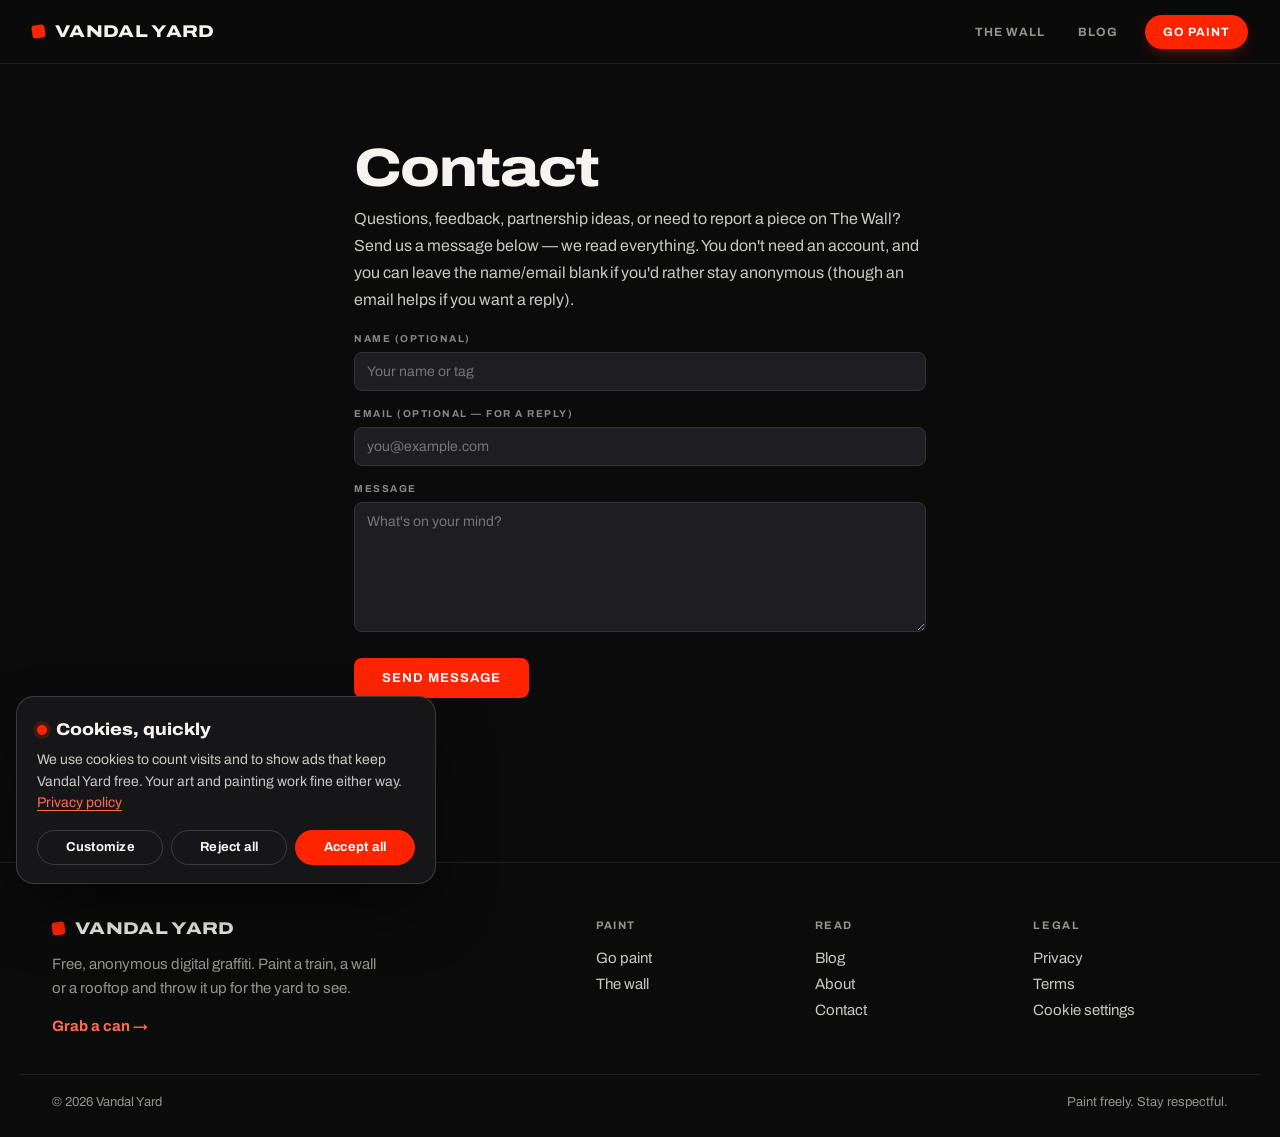
<file: contact.html>
<!DOCTYPE html>
<html lang="en">
<head>
  <script src="/consent.js"></script>
  <meta charset="UTF-8">
  <meta name="viewport" content="width=device-width, initial-scale=1.0">
  <link rel="icon" type="image/svg+xml" href="/favicon.svg">
  <title>Contact | Vandal Yard</title>
  <meta name="description" content="Get in touch with Vandal Yard — questions, feedback, or report content on The Wall.">
  <link rel="canonical" href="https://vandalyard.com/contact.html">
  <meta name="google-adsense-account" content="ca-pub-5794731202035606">
  <meta name="twitter:card" content="summary_large_image">
  <meta property="og:image" content="https://vandalyard.com/og-default.png">
  <meta property="og:image:width" content="1200">
  <meta property="og:image:height" content="630">
  <meta name="twitter:image" content="https://vandalyard.com/og-default.png">
  <link rel="preconnect" href="https://fonts.googleapis.com">
  <link rel="preconnect" href="https://fonts.gstatic.com" crossorigin>
  <link rel="stylesheet" href="https://fonts.googleapis.com/css2?family=Archivo:wdth,wght@62..125,100..900&display=swap">
  <link rel="stylesheet" href="/style.css">
  <style>
    body.doc-page { overflow-y: auto; }
    .doc-page #app { height: auto; min-height: 100vh; }
    .doc-wrap { max-width: 620px; margin: 0 auto; padding: 44px 24px 60px; color: #bbb; font-size: 14px; line-height: 1.7; width: 100%; }
    .doc-wrap h1 { font-family: 'Space Grotesk', sans-serif; font-size: 26px; letter-spacing: 2px; color: #eee; margin-bottom: 10px; }
    .doc-wrap p { margin-bottom: 16px; }
    .doc-wrap a { color: #8ab4f8; text-decoration: none; }
    .cform label { display:block; font-size:10px; font-weight:700; letter-spacing:1.5px; color:#888; text-transform:uppercase; margin:14px 0 5px; }
    .cform input[type=text], .cform input[type=email], .cform textarea {
      width:100%; background:#1e1e22; border:1px solid #333; border-radius:8px; color:#e8eaed; padding:11px 12px; font-family:inherit; font-size:14px;
    }
    .cform input:focus, .cform textarea:focus { outline:none; border-color:#8ab4f8; }
    .cform textarea { resize:vertical; min-height:130px; }
    .cform .hp { position:absolute; left:-9999px; }
    .cform button {
      margin-top:18px; background:#ff2400; color:#fff; border:none; border-radius:8px;
      padding:13px 28px; font-family:inherit; font-size:13px; font-weight:700; letter-spacing:1px; cursor:pointer;
    }
    .cform button:hover { background:#ff3a1a; }
    .cform button:disabled { opacity:.6; cursor:default; }
    .cform-status { margin-top:14px; font-size:13px; min-height:18px; }
    .ok { color:#7ee2a0; } .bad { color:#f28b82; }
  </style>
</head>
<body class="doc-page">
  <div id="app">
    <header id="topbar">
      <div class="topbar-left">
        <a href="/" class="brand" aria-label="Vandal Yard home">Vandal Yard</a>
      </div>
      <nav class="topbar-right">
        <a href="/" class="nav-link">THE WALL</a>
        <a href="/blog" class="nav-link">BLOG</a>
        <a href="/go-paint.html" class="nav-link nav-go-paint">GO PAINT</a>
      </nav>
    </header>

    <main class="doc-wrap">
      <h1>Contact</h1>
      <p>Questions, feedback, partnership ideas, or need to report a piece on The Wall? Send us a message below — we read everything. You don't need an account, and you can leave the name/email blank if you'd rather stay anonymous (though an email helps if you want a reply).</p>

      <form id="contactForm" class="cform" autocomplete="off">
        <label for="c_name">Name (optional)</label>
        <input type="text" id="c_name" maxlength="60" placeholder="Your name or tag">

        <label for="c_email">Email (optional — for a reply)</label>
        <input type="email" id="c_email" maxlength="120" placeholder="you@example.com">

        <label for="c_message">Message</label>
        <textarea id="c_message" maxlength="4000" placeholder="What's on your mind?"></textarea>

        <!-- honeypot: bots fill this, humans never see it -->
        <input type="text" id="c_website" class="hp" tabindex="-1" autocomplete="off" aria-hidden="true">

        <button id="c_submit" type="submit">SEND MESSAGE</button>
        <div id="c_status" class="cform-status"></div>
      </form>
    </main>
  </div>

  <script src="/supabase.js"></script>
  <script src="/site-seo.js"></script>
  <script src="/footer.js"></script>
  <script>
    (function () {
      const $ = id => document.getElementById(id);
      const form = $('contactForm'), status = $('c_status'), btn = $('c_submit');

      form.addEventListener('submit', async (e) => {
        e.preventDefault();
        if ($('c_website').value) return;                 // honeypot tripped → silently drop
        const message = $('c_message').value.trim();
        if (message.length < 5) { status.textContent = 'Please write a message first.'; status.className = 'cform-status bad'; return; }

        // basic rate limit
        const last = parseInt(localStorage.getItem('vy_contact_last') || '0', 10);
        if (Date.now() - last < 30000) { status.textContent = 'Hold on a moment before sending again.'; status.className = 'cform-status bad'; return; }

        btn.disabled = true; btn.textContent = 'SENDING…';
        try {
          const res = await fetch(SUPABASE_URL + '/rest/v1/contact_messages', {
            method: 'POST',
            headers: { apikey: SUPABASE_KEY, Authorization: 'Bearer ' + SUPABASE_KEY, 'Content-Type': 'application/json', Prefer: 'return=minimal' },
            body: JSON.stringify({ name: $('c_name').value.trim() || null, email: $('c_email').value.trim() || null, message }),
          });
          if (!res.ok) throw new Error('send failed');
          localStorage.setItem('vy_contact_last', Date.now().toString());
          form.reset();
          status.textContent = 'Thanks — your message was sent. We\'ll get back to you if you left an email.';
          status.className = 'cform-status ok';
        } catch (err) {
          status.textContent = 'Something went wrong sending your message. Please try again shortly.';
          status.className = 'cform-status bad';
        } finally {
          btn.disabled = false; btn.textContent = 'SEND MESSAGE';
        }
      });
    })();
  </script>
</body>
</html>
</file>
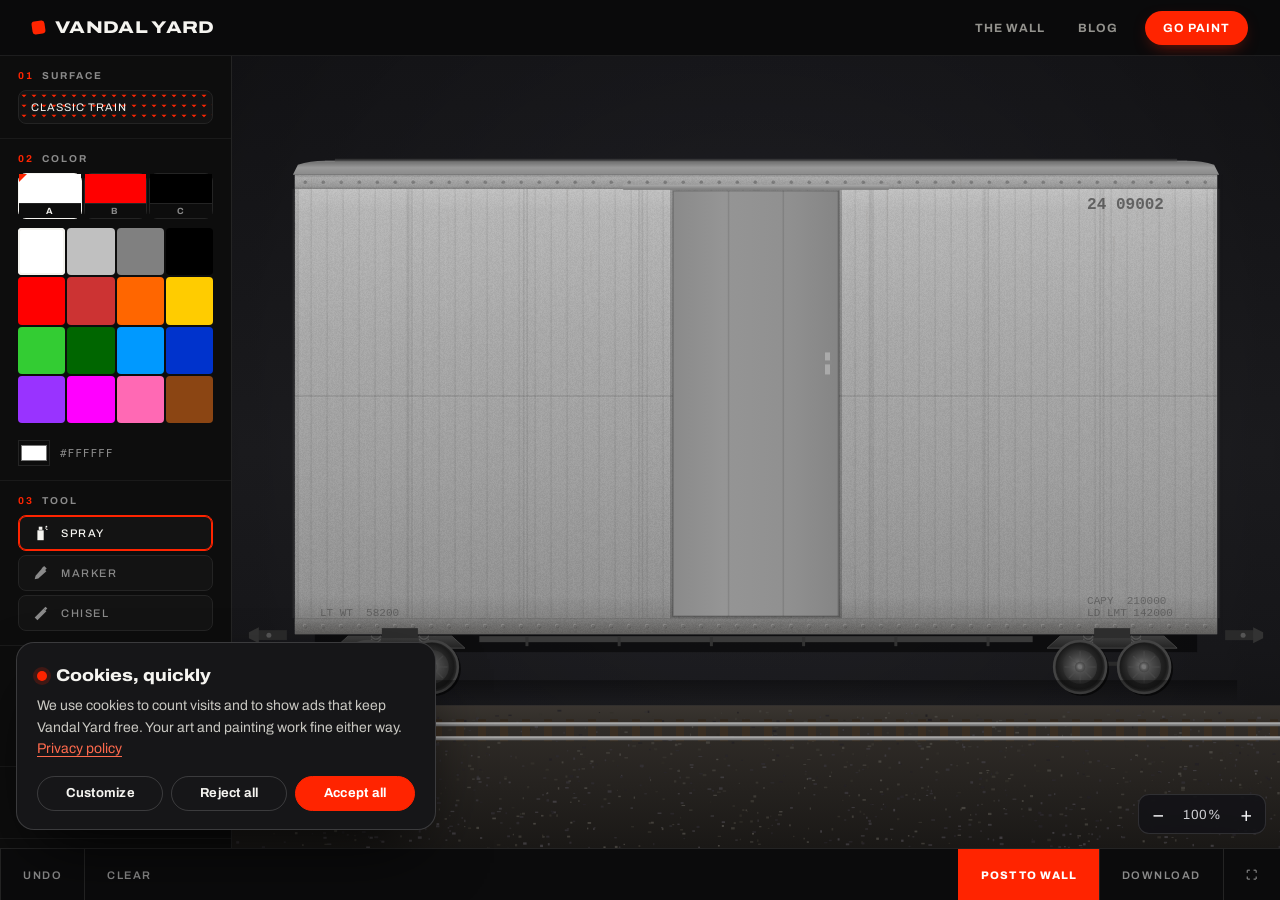
<file: go-paint.html>
<!DOCTYPE html>
<html lang="en">
<head>
  <script src="/consent.js"></script>
  <meta charset="UTF-8">
  <meta name="viewport" content="width=device-width, initial-scale=1.0">
  <link rel="icon" type="image/svg+xml" href="/favicon.svg">
  <meta name="google-site-verification" content="WvYYdf-hhDzLm_2DR1cqSG-aW-HVNLR9c9wu7I2Txf8">
  <!-- Google tag (gtag.js) -->
  <script async src="https://www.googletagmanager.com/gtag/js?id=G-G7FTGRFD6B"></script>
  <script>window.dataLayer=window.dataLayer||[];function gtag(){dataLayer.push(arguments);}gtag('js',new Date());gtag('config','G-G7FTGRFD6B');</script>

  <meta name="google-adsense-account" content="ca-pub-5794731202035606">
  <title>Go Paint — Free Online Graffiti Canvas | Vandal Yard</title>
  <meta name="description" content="Paint graffiti online for free. Choose realistic spray caps, marker and chisel tools, and bomb a train, brick wall, billboard, water tower or rooftop — then post your piece to the wall.">
  <link rel="canonical" href="https://vandalyard.com/go-paint.html">
  <meta property="og:type" content="website">
  <meta property="og:site_name" content="Vandal Yard">
  <meta property="og:title" content="Go Paint — Free Online Graffiti Canvas">
  <meta property="og:description" content="Spray virtual trains, walls & billboards with realistic tools, then post to the community wall. Free.">
  <meta property="og:url" content="https://vandalyard.com/go-paint.html">
  <script type="application/ld+json">
  {
    "@context": "https://schema.org",
    "@type": "WebApplication",
    "name": "Vandal Yard — Graffiti Canvas",
    "url": "https://vandalyard.com/go-paint.html",
    "applicationCategory": "GameApplication",
    "operatingSystem": "Any (web browser)",
    "offers": { "@type": "Offer", "price": "0", "priceCurrency": "USD" },
    "description": "A free online graffiti canvas. Spray virtual trains, walls, billboards, water towers, subways and rooftop heaven spots with realistic caps, colors, drips and blends, then post your art to the community wall."
  }
  </script>
  <meta name="twitter:card" content="summary_large_image">
  <meta property="og:image" content="https://vandalyard.com/og-default.png">
  <meta property="og:image:width" content="1200">
  <meta property="og:image:height" content="630">
  <meta name="twitter:image" content="https://vandalyard.com/og-default.png">
  <link rel="preconnect" href="https://fonts.googleapis.com">
  <link rel="preconnect" href="https://fonts.gstatic.com" crossorigin>
  <link rel="stylesheet" href="https://fonts.googleapis.com/css2?family=Archivo:wdth,wght@62..125,100..900&display=swap">
  <link rel="stylesheet" href="style.css">
</head>
<body class="studio-page">
  <div id="app">

    <header id="topbar">
      <div class="topbar-left">
        <a href="/" class="brand" aria-label="Vandal Yard home">Vandal Yard</a>
      </div>
      <nav class="topbar-right">
        <a href="/" class="nav-link">THE WALL</a>
        <a href="/blog" class="nav-link">BLOG</a>
        <a href="go-paint.html" class="nav-link nav-go-paint active">GO PAINT</a>
      </nav>
    </header>

    <section class="sr-only">
      <h1>Free Online Graffiti Canvas</h1>
      <p>Paint graffiti in your browser for free. Pick a spray can, marker or chisel tip, choose your caps, colors and opacity, and bomb one of ten surfaces — a classic train car, brick wall, freight boxcar, city billboard, highway overpass, water tower, subway interior, blackbook, alleyway, or rooftop heaven spot. Add drips, fades and blends, then post your finished piece to the Vandal Yard community wall. No account or download required.</p>
    </section>

    <div id="workspace">

      <!-- Left toolbar -->
      <aside id="toolbar">

        <section class="tool-group">
          <label class="tool-label">SURFACE</label>
          <select id="surfaceSelect">
            <option value="train">Classic Train</option>
            <option value="wall">Brick Wall</option>
            <option value="freight">Freight Boxcar</option>
            <option value="billboard">City Billboard</option>
            <option value="overpass">Highway Overpass</option>
            <option value="watertower">Water Tower</option>
            <option value="subway">Subway Interior</option>
            <option value="blackbook">Blackbook</option>
            <option value="alleyway">Alleyway</option>
            <option value="heaven">Heaven Spot</option>
          </select>
        </section>

        <section class="tool-group">
          <label class="tool-label">COLOR</label>
          <div id="colorSlots"></div>
          <div id="palette"></div>
          <div class="color-custom-row">
            <input type="color" id="colorPicker" value="#FF0000" title="Custom color">
            <span id="colorHex">#FF0000</span>
          </div>
        </section>

        <section class="tool-group">
          <label class="tool-label">TOOL</label>
          <div id="brushButtons">
            <button class="brush-btn active" data-brush="spray" title="Spray can">
              <span class="brush-icon"><svg viewBox="0 0 20 20" fill="currentColor"><rect x="6" y="7" width="7" height="11"/><rect x="7.5" y="3" width="4" height="3.5"/><circle cx="16" cy="3" r="1"/><circle cx="16.5" cy="6" r=".8"/><circle cx="15.4" cy="4.6" r=".6"/></svg></span> SPRAY
            </button>
            <button class="brush-btn" data-brush="marker" title="Marker / tag pen">
              <span class="brush-icon"><svg viewBox="0 0 20 20" fill="currentColor"><path d="M3 17l1-4 8-9 4 4-9 8-4 1z"/><rect x="11.5" y="3" width="4" height="4" transform="rotate(45 13.5 5)"/></svg></span> MARKER
            </button>
            <button class="brush-btn" data-brush="chisel" title="Chisel tip">
              <span class="brush-icon"><svg viewBox="0 0 20 20" fill="currentColor"><path d="M3 15L13 5l3 3L6 18z"/><path d="M13 5l2-2 2 2-2 2z"/></svg></span> CHISEL
            </button>
          </div>
        </section>

        <section class="tool-group">
          <label class="tool-label">CAP / SIZE</label>
          <div id="capButtons">
            <button class="cap-btn" data-cap="thin" title="Thin (1)">
              <span class="cap-dot cap-thin"></span> THIN
            </button>
            <button class="cap-btn active" data-cap="medium" title="Medium (2)">
              <span class="cap-dot cap-medium"></span> MED
            </button>
            <button class="cap-btn" data-cap="fat" title="Fat (3)">
              <span class="cap-dot cap-fat"></span> FAT
            </button>
            <button class="cap-btn" data-cap="supafat" title="Supa Fat (4)">
              <span class="cap-dot cap-supafat"></span> SUPA FAT
            </button>
          </div>
        </section>

        <section class="tool-group">
          <label class="tool-label">OPACITY</label>
          <input type="range" id="opacitySlider" min="15" max="100" value="85" step="5">
          <span id="opacityValue">85%</span>
        </section>

        <section class="tool-group">
          <label class="tool-label">EXTRAS</label>
          <label class="checkbox-row">
            <input type="checkbox" id="gridToggle"> Ghost grid
          </label>
          <label class="checkbox-row">
            <input type="checkbox" id="maskToggle"> Show paint zones
          </label>
        </section>

      </aside>

      <button id="toolbarToggle" class="panel-toggle panel-toggle-top" aria-label="Toggle tools">
        <span class="toggle-arrow">▼</span> <span class="toggle-label">TOOLS</span>
      </button>

      <!-- Canvas area -->
      <main id="canvasWrap">
        <canvas id="bgCanvas"></canvas>
        <canvas id="maskCanvas"></canvas>
        <canvas id="paintCanvas"></canvas>
        <canvas id="strokeCanvas"></canvas>
        <canvas id="gridCanvas"></canvas>
        <div id="cursorRing"></div>
        <div id="fadeLeft" class="canvas-fade canvas-fade-left" aria-hidden="true"></div>
        <div id="fadeRight" class="canvas-fade canvas-fade-right" aria-hidden="true"></div>
        <div id="zoomControls" class="zoom-controls">
          <button id="zoomOut" class="zoom-btn" title="Zoom out (−)" aria-label="Zoom out">&minus;</button>
          <button id="zoomLevel" class="zoom-level" title="Reset zoom (0)">100%</button>
          <button id="zoomIn" class="zoom-btn" title="Zoom in (+)" aria-label="Zoom in">+</button>
        </div>
      </main>

    </div>

    <!-- Bottom utility bar -->
    <button id="utilbarToggle" class="panel-toggle panel-toggle-bottom" aria-label="Toggle actions">
      <span class="toggle-arrow">▲</span> <span class="toggle-label">MORE</span>
    </button>
    <footer id="utilbar">
      <div class="util-left">
        <button id="btnUndo" title="Undo (Z)">UNDO</button>
        <button id="btnClear" title="Clear (C)">CLEAR</button>
      </div>
      <div class="util-right">
        <button id="btnPost" title="Post to the wall" class="btn-post">POST TO WALL</button>
        <button id="btnDownload" title="Download piece">DOWNLOAD</button>
        <button id="btnFullscreen" title="Toggle fullscreen" aria-label="Toggle fullscreen">⛶</button>
      </div>
    </footer>

    <!-- Post modal -->
    <div id="postModal" class="modal hidden">
      <div class="modal-backdrop"></div>
      <div class="modal-box">
        <h2>POST YOUR PIECE</h2>
        <p class="modal-sub">Drop it on the wall for everyone to see.</p>
        <label class="modal-label">TITLE</label>
        <input type="text" id="postTitle" maxlength="40" placeholder="Name your piece...">
        <label class="modal-label">ARTIST</label>
        <input type="text" id="postArtist" maxlength="20" placeholder="Tag name (optional)">
        <div class="modal-preview-wrap">
          <canvas id="postPreview"></canvas>
        </div>
        <div class="modal-actions">
          <button id="postCancel" class="btn-flat">CANCEL</button>
          <button id="postSubmit" class="btn-accent">POST IT</button>
        </div>
      </div>
    </div>

  </div>

  <script src="supabase.js"></script>
  <script src="app.js"></script>
  <script>
    // Mobile panel toggles
    const toolbarToggle = document.getElementById('toolbarToggle');
    const utilbarToggle = document.getElementById('utilbarToggle');
    const toolbar = document.getElementById('toolbar');
    const utilbar = document.getElementById('utilbar');

    // Re-fit the canvas to the (changed) canvas area after a panel animates
    function refitCanvas() {
      if (typeof resizeCanvases === 'function') resizeCanvases();
    }

    toolbarToggle.addEventListener('click', () => {
      toolbar.classList.toggle('collapsed');
      toolbarToggle.classList.toggle('flipped');
      setTimeout(refitCanvas, 280); // after the max-height transition
    });
    utilbarToggle.addEventListener('click', () => {
      utilbar.classList.toggle('collapsed');
      utilbarToggle.classList.toggle('flipped');
      setTimeout(refitCanvas, 280);
    });

    // Collapse the tools when sideways (landscape phone) for max canvas room.
    function collapseForLandscape() {
      const landscapePhone = window.matchMedia('(orientation: landscape)').matches && window.innerWidth <= 900;
      const portraitPhone = window.innerWidth <= 700;
      if (landscapePhone || portraitPhone) {
        toolbar.classList.add('collapsed');
        toolbarToggle.classList.remove('flipped');
      }
    }
    collapseForLandscape();
    window.addEventListener('orientationchange', () => setTimeout(collapseForLandscape, 200));

    // ── Scroll fades: hint that there's more canvas to either side ──
    const wrapEl = document.getElementById('canvasWrap');
    const fadeLeft = document.getElementById('fadeLeft');
    const fadeRight = document.getElementById('fadeRight');
    window.updateCanvasFades = function () {
      const sl = wrapEl.scrollLeft, vw = wrapEl.clientWidth, sw = wrapEl.scrollWidth;
      const hh = wrapEl.scrollHeight + 'px';
      fadeLeft.style.height = hh; fadeRight.style.height = hh;
      fadeLeft.style.transform = 'translateX(' + sl + 'px)';
      fadeRight.style.transform = 'translateX(' + (sl + vw - 44) + 'px)';
      fadeLeft.style.opacity = sl > 6 ? '1' : '0';
      fadeRight.style.opacity = (sl + vw < sw - 6) ? '1' : '0';
    };
    wrapEl.addEventListener('scroll', window.updateCanvasFades, { passive: true });

    // Auto-fit the canvas whenever its container changes size (panel toggle,
    // orientation change, etc.). Debounced so it only fires once settled.
    if (window.ResizeObserver) {
      let t;
      const ro = new ResizeObserver(() => {
        clearTimeout(t);
        t = setTimeout(() => { refitCanvas(); window.updateCanvasFades(); }, 90);
      });
      ro.observe(wrapEl);
    }

    // ── One-time gesture hint (mobile) ──
    if (window.innerWidth <= 700 && !localStorage.getItem('vy_pan_hint_seen')) {
      const hint = document.createElement('div');
      hint.className = 'pan-hint';
      hint.textContent = '✌ Two fingers to pan · pinch to zoom';
      document.body.appendChild(hint);
      requestAnimationFrame(() => hint.classList.add('show'));
      const dismiss = () => { hint.classList.remove('show'); setTimeout(() => hint.remove(), 400); localStorage.setItem('vy_pan_hint_seen', '1'); window.removeEventListener('touchstart', dismiss); };
      setTimeout(dismiss, 4000);
      window.addEventListener('touchstart', dismiss, { once: false });
    }
  </script>
</body>
</html>
</file>
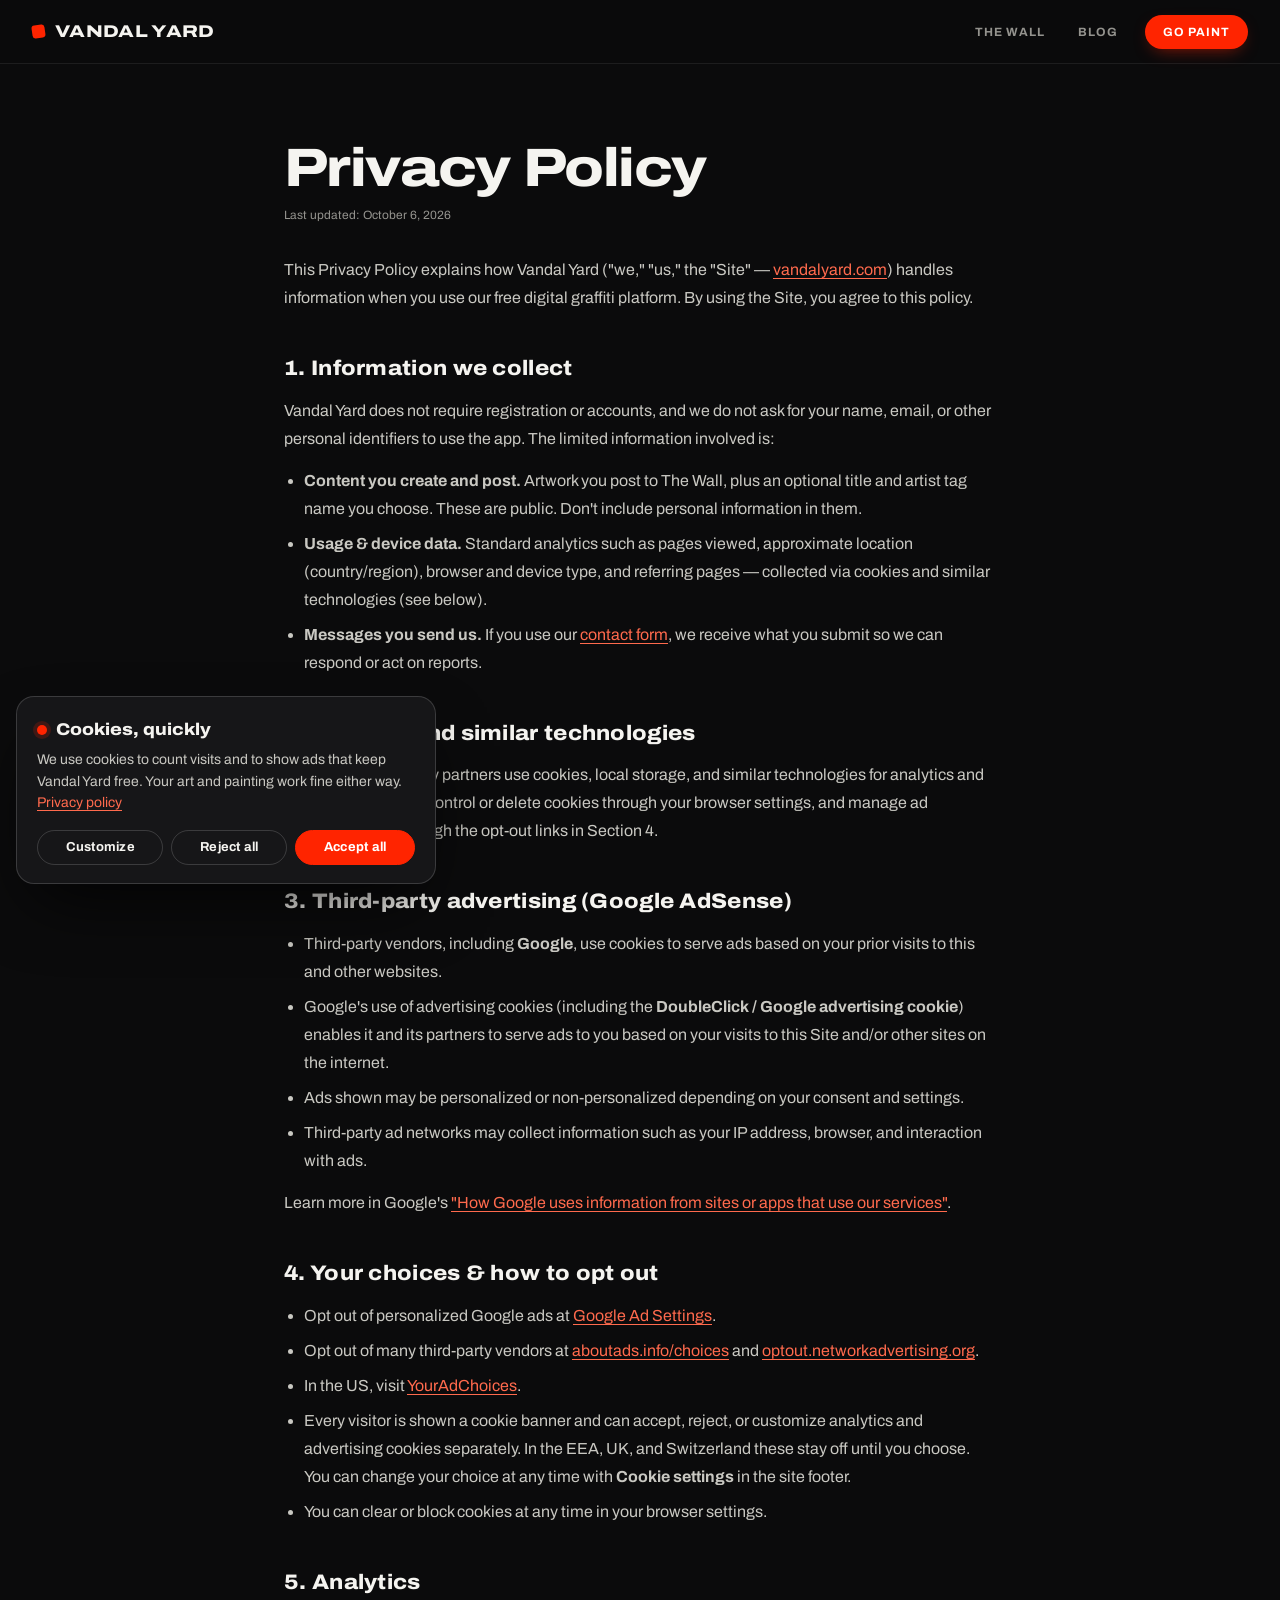
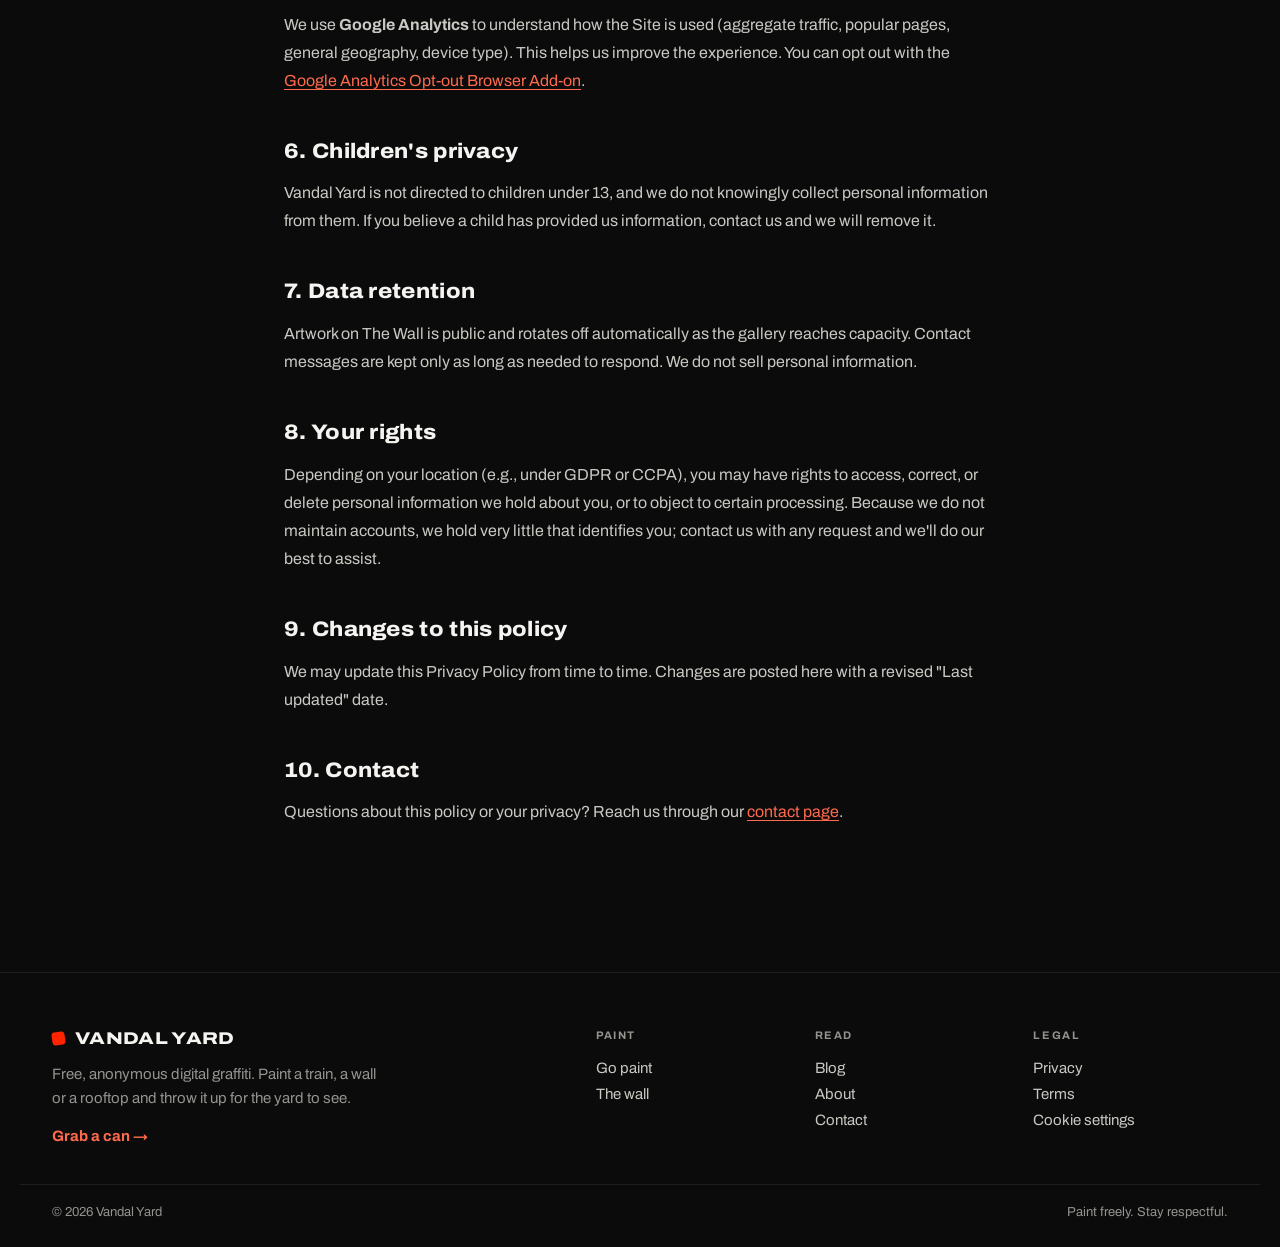
<file: privacy.html>
<!DOCTYPE html>
<html lang="en">
<head>
  <script src="/consent.js"></script>
  <meta charset="UTF-8">
  <meta name="viewport" content="width=device-width, initial-scale=1.0">
  <link rel="icon" type="image/svg+xml" href="/favicon.svg">
  <title>Privacy Policy | Vandal Yard</title>
  <meta name="description" content="Vandal Yard's privacy policy: how we use cookies, Google AdSense and Analytics, ad personalization, and how you can opt out.">
  <link rel="canonical" href="https://vandalyard.com/privacy.html">
  <meta name="google-adsense-account" content="ca-pub-5794731202035606">
  <meta name="twitter:card" content="summary_large_image">
  <meta property="og:image" content="https://vandalyard.com/og-default.png">
  <meta property="og:image:width" content="1200">
  <meta property="og:image:height" content="630">
  <meta name="twitter:image" content="https://vandalyard.com/og-default.png">
  <link rel="preconnect" href="https://fonts.googleapis.com">
  <link rel="preconnect" href="https://fonts.gstatic.com" crossorigin>
  <link rel="stylesheet" href="https://fonts.googleapis.com/css2?family=Archivo:wdth,wght@62..125,100..900&display=swap">
  <link rel="stylesheet" href="/style.css">
  <style>
    body.doc-page { overflow-y: auto; }
    .doc-page #app { height: auto; min-height: 100vh; }
    .doc-wrap { max-width: 760px; margin: 0 auto; padding: 40px 24px 60px; color: #bbb; font-size: 14px; line-height: 1.75; }
    .doc-wrap h1 { font-family: 'Space Grotesk', sans-serif; font-size: 26px; letter-spacing: 2px; color: #eee; margin-bottom: 6px; }
    .doc-updated { font-size: 12px; color: #666; margin-bottom: 30px; }
    .doc-wrap h2 { font-size: 16px; color: #e8eaed; margin: 30px 0 10px; letter-spacing: 0.3px; }
    .doc-wrap p { margin-bottom: 14px; }
    .doc-wrap ul { margin: 0 0 14px 20px; }
    .doc-wrap li { margin-bottom: 7px; }
    .doc-wrap a { color: #8ab4f8; text-decoration: none; }
    .doc-wrap a:hover { text-decoration: underline; }
  </style>
</head>
<body class="doc-page">
  <div id="app">
    <header id="topbar">
      <div class="topbar-left">
        <a href="/" class="brand" aria-label="Vandal Yard home">Vandal Yard</a>
      </div>
      <nav class="topbar-right">
        <a href="/" class="nav-link">THE WALL</a>
        <a href="/blog" class="nav-link">BLOG</a>
        <a href="/go-paint.html" class="nav-link nav-go-paint">GO PAINT</a>
      </nav>
    </header>

    <main class="doc-wrap">
      <h1>Privacy Policy</h1>
      <div class="doc-updated">Last updated: October 6, 2026</div>

      <p>This Privacy Policy explains how Vandal Yard ("we," "us," the "Site" — <a href="https://vandalyard.com">vandalyard.com</a>) handles information when you use our free digital graffiti platform. By using the Site, you agree to this policy.</p>

      <h2>1. Information we collect</h2>
      <p>Vandal Yard does not require registration or accounts, and we do not ask for your name, email, or other personal identifiers to use the app. The limited information involved is:</p>
      <ul>
        <li><strong>Content you create and post.</strong> Artwork you post to The Wall, plus an optional title and artist tag name you choose. These are public. Don't include personal information in them.</li>
        <li><strong>Usage &amp; device data.</strong> Standard analytics such as pages viewed, approximate location (country/region), browser and device type, and referring pages — collected via cookies and similar technologies (see below).</li>
        <li><strong>Messages you send us.</strong> If you use our <a href="/contact.html">contact form</a>, we receive what you submit so we can respond or act on reports.</li>
      </ul>

      <h2>2. Cookies and similar technologies</h2>
      <p>We and our third-party partners use cookies, local storage, and similar technologies for analytics and advertising. You can control or delete cookies through your browser settings, and manage ad personalization through the opt-out links in Section 4.</p>

      <h2>3. Third-party advertising (Google AdSense)</h2>
      <ul>
        <li>Third-party vendors, including <strong>Google</strong>, use cookies to serve ads based on your prior visits to this and other websites.</li>
        <li>Google's use of advertising cookies (including the <strong>DoubleClick / Google advertising cookie</strong>) enables it and its partners to serve ads to you based on your visits to this Site and/or other sites on the internet.</li>
        <li>Ads shown may be personalized or non-personalized depending on your consent and settings.</li>
        <li>Third-party ad networks may collect information such as your IP address, browser, and interaction with ads.</li>
      </ul>
      <p>Learn more in Google's <a href="https://policies.google.com/technologies/partner-sites" target="_blank" rel="noopener">"How Google uses information from sites or apps that use our services"</a>.</p>

      <h2>4. Your choices &amp; how to opt out</h2>
      <ul>
        <li>Opt out of personalized Google ads at <a href="https://adssettings.google.com" target="_blank" rel="noopener">Google Ad Settings</a>.</li>
        <li>Opt out of many third-party vendors at <a href="https://www.aboutads.info/choices/" target="_blank" rel="noopener">aboutads.info/choices</a> and <a href="https://optout.networkadvertising.org" target="_blank" rel="noopener">optout.networkadvertising.org</a>.</li>
        <li>In the US, visit <a href="https://www.youradchoices.com" target="_blank" rel="noopener">YourAdChoices</a>.</li>
        <li>Every visitor is shown a cookie banner and can accept, reject, or customize analytics and advertising cookies separately. In the EEA, UK, and Switzerland these stay off until you choose. You can change your choice at any time with <strong>Cookie settings</strong> in the site footer.</li>
        <li>You can clear or block cookies at any time in your browser settings.</li>
      </ul>

      <h2>5. Analytics</h2>
      <p>We use <strong>Google Analytics</strong> to understand how the Site is used (aggregate traffic, popular pages, general geography, device type). This helps us improve the experience. You can opt out with the <a href="https://tools.google.com/dlpage/gaoptout" target="_blank" rel="noopener">Google Analytics Opt-out Browser Add-on</a>.</p>

      <h2>6. Children's privacy</h2>
      <p>Vandal Yard is not directed to children under 13, and we do not knowingly collect personal information from them. If you believe a child has provided us information, contact us and we will remove it.</p>

      <h2>7. Data retention</h2>
      <p>Artwork on The Wall is public and rotates off automatically as the gallery reaches capacity. Contact messages are kept only as long as needed to respond. We do not sell personal information.</p>

      <h2>8. Your rights</h2>
      <p>Depending on your location (e.g., under GDPR or CCPA), you may have rights to access, correct, or delete personal information we hold about you, or to object to certain processing. Because we do not maintain accounts, we hold very little that identifies you; contact us with any request and we'll do our best to assist.</p>

      <h2>9. Changes to this policy</h2>
      <p>We may update this Privacy Policy from time to time. Changes are posted here with a revised "Last updated" date.</p>

      <h2>10. Contact</h2>
      <p>Questions about this policy or your privacy? Reach us through our <a href="/contact.html">contact page</a>.</p>
    </main>
  </div>

  <script src="/supabase.js"></script>
  <script src="/site-seo.js"></script>
  <script src="/footer.js"></script>
</body>
</html>
</file>
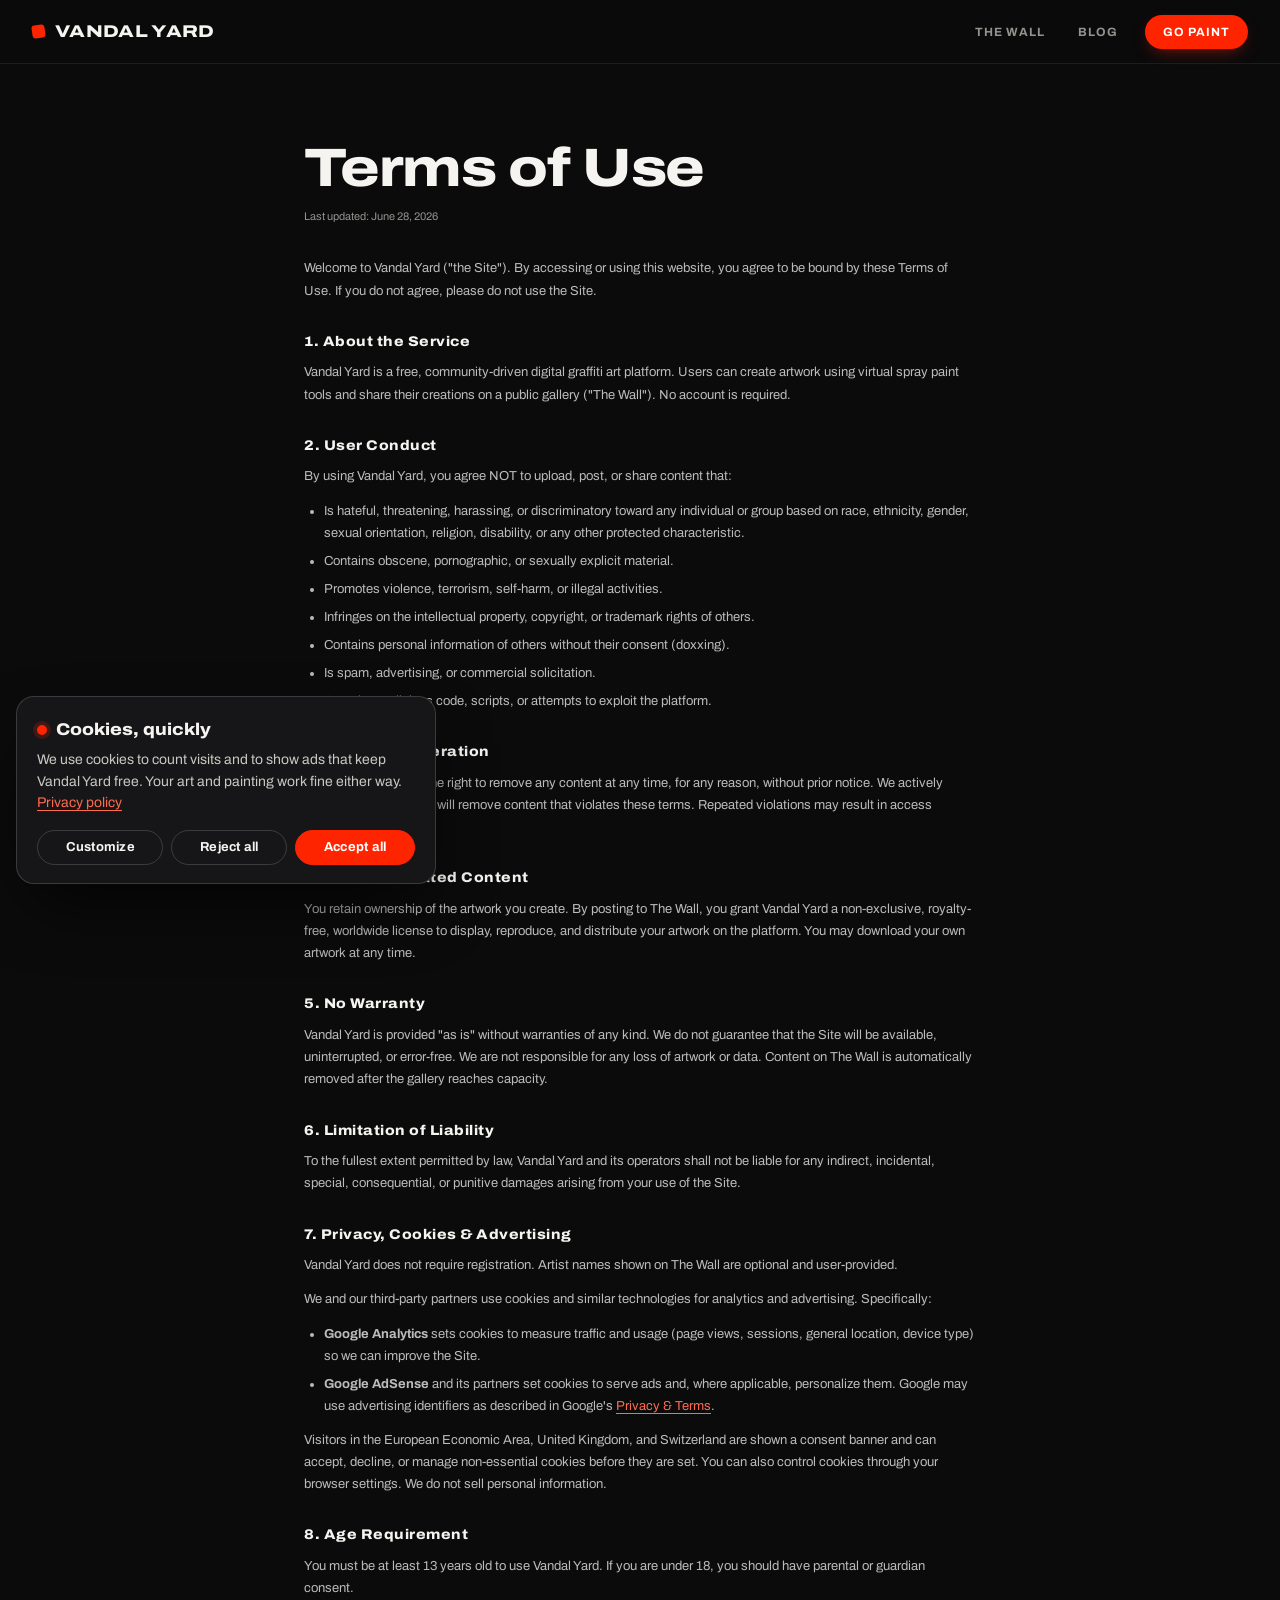
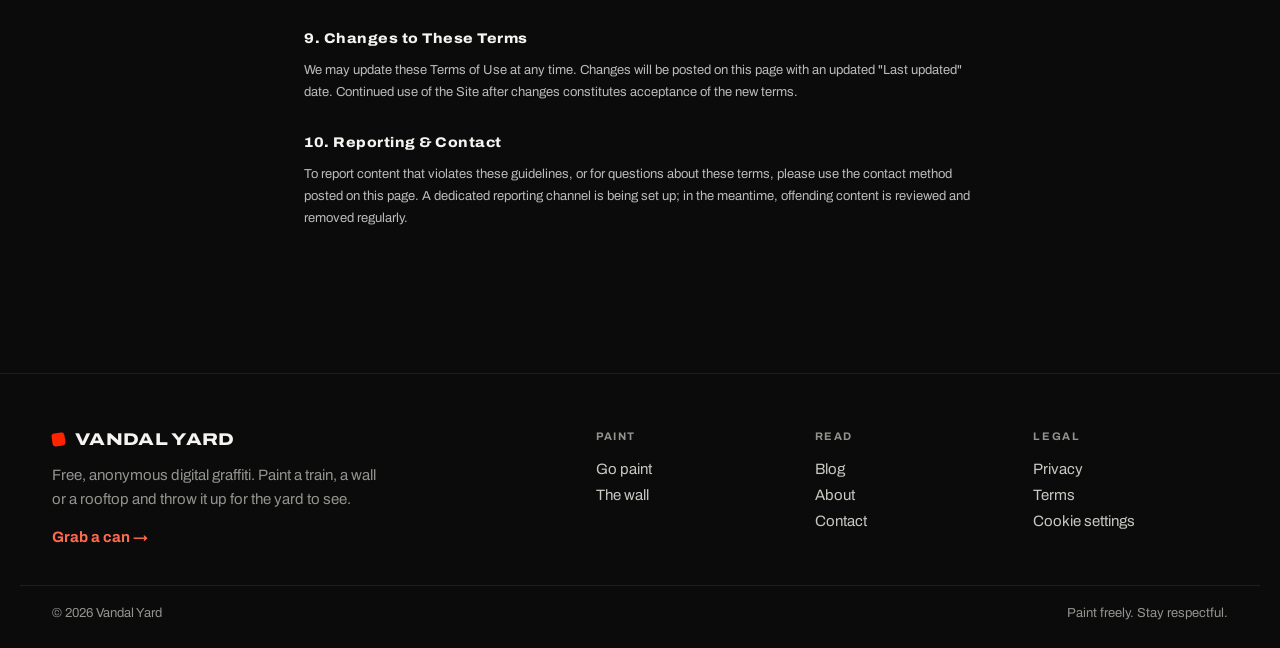
<file: terms.html>
<!DOCTYPE html>
<html lang="en">
<head>
  <script src="/consent.js"></script>
    <script async src="https://pagead2.googlesyndication.com/pagead/js/adsbygoogle.js?client=ca-pub-5794731202035606"
         crossorigin="anonymous"></script>
  <meta charset="UTF-8">
  <meta name="viewport" content="width=device-width, initial-scale=1.0">
  <link rel="icon" type="image/svg+xml" href="/favicon.svg">
  <meta name="google-site-verification" content="WvYYdf-hhDzLm_2DR1cqSG-aW-HVNLR9c9wu7I2Txf8">
  <!-- Google tag (gtag.js) -->
  <script async src="https://www.googletagmanager.com/gtag/js?id=G-G7FTGRFD6B"></script>
  <script>window.dataLayer=window.dataLayer||[];function gtag(){dataLayer.push(arguments);}gtag('js',new Date());gtag('config','G-G7FTGRFD6B');</script>

  <meta name="google-adsense-account" content="ca-pub-5794731202035606">
  <title>VANDAL YARD — Terms of Use</title>
  <meta name="twitter:card" content="summary_large_image">
  <meta property="og:image" content="https://vandalyard.com/og-default.png">
  <meta property="og:image:width" content="1200">
  <meta property="og:image:height" content="630">
  <meta name="twitter:image" content="https://vandalyard.com/og-default.png">
  <link rel="preconnect" href="https://fonts.googleapis.com">
  <link rel="preconnect" href="https://fonts.gstatic.com" crossorigin>
  <link rel="stylesheet" href="https://fonts.googleapis.com/css2?family=Archivo:wdth,wght@62..125,100..900&display=swap">
  <link rel="stylesheet" href="style.css">
  <style>
    body.terms-page { overflow-y: auto; }
    .terms-page #app { height: auto; min-height: 100vh; }
    .terms-wrap {
      max-width: 720px;
      margin: 0 auto;
      padding: 40px 24px 60px;
      color: #bbb;
      font-size: 13px;
      line-height: 1.7;
    }
    .terms-wrap h2 {
      font-family: 'Space Grotesk', sans-serif;
      font-size: 22px;
      letter-spacing: 3px;
      color: #ddd;
      margin-bottom: 8px;
    }
    .terms-wrap .terms-updated {
      font-size: 11px;
      color: #666;
      margin-bottom: 32px;
    }
    .terms-wrap h3 {
      font-size: 14px;
      color: #e8eaed;
      margin: 28px 0 8px;
      letter-spacing: 0.5px;
    }
    .terms-wrap p { margin-bottom: 12px; }
    .terms-wrap ul { margin: 0 0 12px 20px; }
    .terms-wrap li { margin-bottom: 6px; }
    .terms-wrap a { color: #8ab4f8; text-decoration: none; }
    .terms-wrap a:hover { text-decoration: underline; }
  </style>
</head>
<body class="terms-page">
  <div id="app">

    <header id="topbar">
      <div class="topbar-left">
        <a href="/" class="brand" aria-label="Vandal Yard home">Vandal Yard</a>
        <span class="tagline">terms</span>
      </div>
      <nav class="topbar-right">
        <a href="/" class="nav-link">THE WALL</a>
        <a href="/blog" class="nav-link">BLOG</a>
        <a href="go-paint.html" class="nav-link nav-go-paint">GO PAINT</a>
      </nav>
    </header>

    <div class="terms-wrap">
      <h1>Terms of Use</h1>
      <div class="terms-updated">Last updated: June 28, 2026</div>

      <p>Welcome to Vandal Yard ("the Site"). By accessing or using this website, you agree to be bound by these Terms of Use. If you do not agree, please do not use the Site.</p>

      <h3>1. About the Service</h3>
      <p>Vandal Yard is a free, community-driven digital graffiti art platform. Users can create artwork using virtual spray paint tools and share their creations on a public gallery ("The Wall"). No account is required.</p>

      <h3>2. User Conduct</h3>
      <p>By using Vandal Yard, you agree NOT to upload, post, or share content that:</p>
      <ul>
        <li>Is hateful, threatening, harassing, or discriminatory toward any individual or group based on race, ethnicity, gender, sexual orientation, religion, disability, or any other protected characteristic.</li>
        <li>Contains obscene, pornographic, or sexually explicit material.</li>
        <li>Promotes violence, terrorism, self-harm, or illegal activities.</li>
        <li>Infringes on the intellectual property, copyright, or trademark rights of others.</li>
        <li>Contains personal information of others without their consent (doxxing).</li>
        <li>Is spam, advertising, or commercial solicitation.</li>
        <li>Contains malicious code, scripts, or attempts to exploit the platform.</li>
      </ul>

      <h3>3. Content Moderation</h3>
      <p>Vandal Yard reserves the right to remove any content at any time, for any reason, without prior notice. We actively moderate The Wall and will remove content that violates these terms. Repeated violations may result in access restrictions.</p>

      <h3>4. User-Generated Content</h3>
      <p>You retain ownership of the artwork you create. By posting to The Wall, you grant Vandal Yard a non-exclusive, royalty-free, worldwide license to display, reproduce, and distribute your artwork on the platform. You may download your own artwork at any time.</p>

      <h3>5. No Warranty</h3>
      <p>Vandal Yard is provided "as is" without warranties of any kind. We do not guarantee that the Site will be available, uninterrupted, or error-free. We are not responsible for any loss of artwork or data. Content on The Wall is automatically removed after the gallery reaches capacity.</p>

      <h3>6. Limitation of Liability</h3>
      <p>To the fullest extent permitted by law, Vandal Yard and its operators shall not be liable for any indirect, incidental, special, consequential, or punitive damages arising from your use of the Site.</p>

      <h3>7. Privacy, Cookies &amp; Advertising</h3>
      <p>Vandal Yard does not require registration. Artist names shown on The Wall are optional and user-provided.</p>
      <p>We and our third-party partners use cookies and similar technologies for analytics and advertising. Specifically:</p>
      <ul>
        <li><strong>Google Analytics</strong> sets cookies to measure traffic and usage (page views, sessions, general location, device type) so we can improve the Site.</li>
        <li><strong>Google AdSense</strong> and its partners set cookies to serve ads and, where applicable, personalize them. Google may use advertising identifiers as described in Google's <a href="https://policies.google.com/technologies/partner-sites" target="_blank" rel="noopener">Privacy &amp; Terms</a>.</li>
      </ul>
      <p>Visitors in the European Economic Area, United Kingdom, and Switzerland are shown a consent banner and can accept, decline, or manage non-essential cookies before they are set. You can also control cookies through your browser settings. We do not sell personal information.</p>

      <h3>8. Age Requirement</h3>
      <p>You must be at least 13 years old to use Vandal Yard. If you are under 18, you should have parental or guardian consent.</p>

      <h3>9. Changes to These Terms</h3>
      <p>We may update these Terms of Use at any time. Changes will be posted on this page with an updated "Last updated" date. Continued use of the Site after changes constitutes acceptance of the new terms.</p>

      <h3>10. Reporting &amp; Contact</h3>
      <p>To report content that violates these guidelines, or for questions about these terms, please use the contact method posted on this page. A dedicated reporting channel is being set up; in the meantime, offending content is reviewed and removed regularly.</p>

    </div>

  </div>
  <script src="supabase.js"></script>
  <script src="site-seo.js"></script>
  <script src="footer.js"></script>
</body>
</html>
</file>
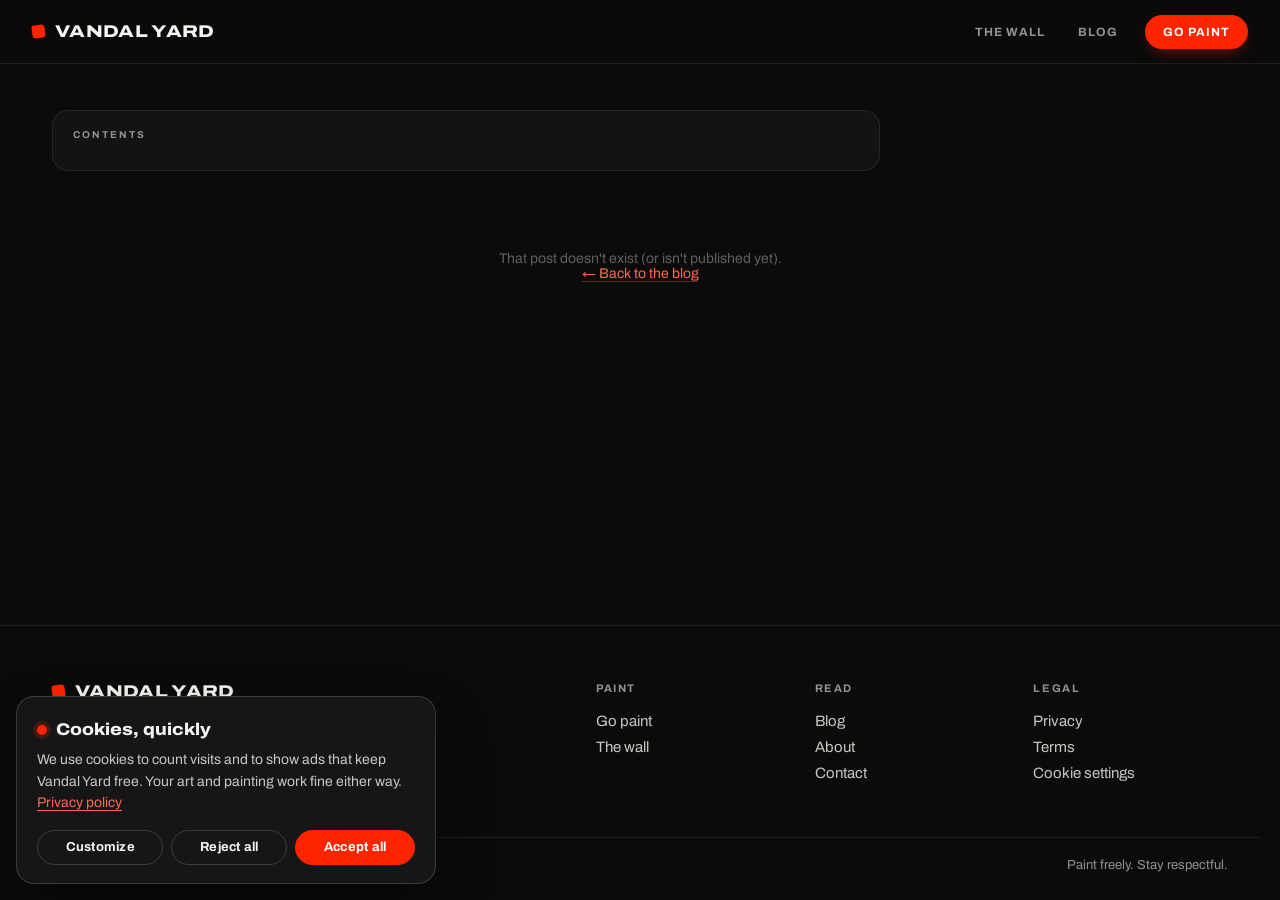
<file: blog/post.html>
<!DOCTYPE html>
<html lang="en">
<head>
  <script src="/consent.js"></script>
  <script async src="https://pagead2.googlesyndication.com/pagead/js/adsbygoogle.js?client=ca-pub-5794731202035606" crossorigin="anonymous"></script>
  <meta charset="UTF-8">
  <meta name="viewport" content="width=device-width, initial-scale=1.0">
  <link rel="icon" type="image/svg+xml" href="/favicon.svg">
  <meta name="google-site-verification" content="WvYYdf-hhDzLm_2DR1cqSG-aW-HVNLR9c9wu7I2Txf8">
  <!-- Google tag (gtag.js) -->
  <script async src="https://www.googletagmanager.com/gtag/js?id=G-G7FTGRFD6B"></script>
  <script>window.dataLayer=window.dataLayer||[];function gtag(){dataLayer.push(arguments);}gtag('js',new Date());gtag('config','G-G7FTGRFD6B');</script>

  <meta name="google-adsense-account" content="ca-pub-5794731202035606">
  <title>Vandal Yard Blog</title>
  <link rel="preconnect" href="https://fonts.googleapis.com">
  <link rel="preconnect" href="https://fonts.gstatic.com" crossorigin>
  <link rel="stylesheet" href="https://fonts.googleapis.com/css2?family=Archivo:wdth,wght@62..125,100..900&display=swap">
  <link rel="stylesheet" href="/style.css">
</head>
<body class="blog-page">
  <div id="app">

    <header id="topbar">
      <div class="topbar-left">
        <a href="/" class="brand" aria-label="Vandal Yard home">Vandal Yard</a>
        <span class="tagline">blog</span>
      </div>
      <nav class="topbar-right">
        <a href="/" class="nav-link">THE WALL</a>
        <a href="/blog" class="nav-link">BLOG</a>
        <a href="/go-paint.html" class="nav-link nav-go-paint">GO PAINT</a>
      </nav>
    </header>

    <div class="blog-wrap article-wrap">
      <nav id="breadcrumbs" class="breadcrumbs" aria-label="Breadcrumb"></nav>

      <div class="article-layout">
      <article id="article" class="article hidden">
        <header class="article-head">
          <a id="artCat" class="article-cat" href="#"></a>
          <h1 id="artTitle" class="article-title"></h1>
          <div class="article-meta">
            <span id="artAuthor"></span>
            <span class="meta-dot">&middot;</span>
            <time id="artDate"></time>
          </div>
        </header>

        <img id="artImage" class="article-image hidden" alt="">

        <div id="adTop"></div>

        <div id="artBody" class="article-body"></div>

        <div id="adBottom"></div>

        <div id="artTags" class="article-tags"></div>
      </article>

      <aside id="postSidebar" class="post-sidebar">
        <div class="toc-card">
          <div class="toc-title">Contents</div>
          <nav id="toc" class="toc" aria-label="Table of contents"></nav>
        </div>
        <div id="adSide" class="ad-side-wrap"></div>
      </aside>
      </div>

      <div id="notFound" class="blog-empty hidden">
        <p>That post doesn't exist (or isn't published yet).</p>
        <p><a class="text-link" href="/blog">← Back to the blog</a></p>
      </div>

      <section id="related" class="related hidden">
        <h3 class="related-title">More from this category</h3>
        <div id="relatedGrid" class="post-grid"></div>
      </section>
    </div>

  </div>

  <script src="/supabase.js"></script>
  <script src="/blog-common.js"></script>
  <script src="/blog-post.js"></script>
  <script src="/site-seo.js"></script>
  <script src="/footer.js"></script>
</body>
</html>
</file>
<file: style.css>
/* ── Reset & Base ── */
*, *::before, *::after { margin: 0; padding: 0; box-sizing: border-box; }


/* ── Accessibility ──
   Visible keyboard focus (the Swiss redesign removed default outlines),
   screen-reader skip link, and reduced-motion support. */
a:focus-visible, button:focus-visible, input:focus-visible,
select:focus-visible, textarea:focus-visible, [tabindex]:focus-visible,
.swatch:focus-visible, .color-slot:focus-visible {
  outline: 2px solid #8ab4f8;
  outline-offset: 2px;
}
.skip-link {
  position: absolute; left: -9999px; top: 0; z-index: 1000;
  background: #8ab4f8; color: #111; padding: 10px 16px;
  font-weight: 600; letter-spacing: 1px; text-decoration: none;
}
.skip-link:focus { left: 8px; top: 8px; }
.sr-only {
  position: absolute; width: 1px; height: 1px; padding: 0; margin: -1px;
  overflow: hidden; clip: rect(0,0,0,0); white-space: nowrap; border: 0;
}
@media (prefers-reduced-motion: reduce) {
  *, *::before, *::after {
    animation-duration: 0.01ms !important; animation-iteration-count: 1 !important;
    transition-duration: 0.01ms !important; scroll-behavior: auto !important;
  }
}

body {
  background: #0c0c0f;
  color: #ccc;
  font-family: 'Inter', -apple-system, BlinkMacSystemFont, 'Segoe UI', sans-serif;
  font-size: 13px;
  overflow: hidden;
  height: 100vh;
  user-select: none;
}

/* ── App Shell ── */
#app {
  display: flex;
  flex-direction: column;
  height: 100vh;
}

/* ── Top Bar ── */
#topbar {
  display: flex;
  align-items: center;
  justify-content: space-between;
  padding: 10px 20px;
  background: linear-gradient(180deg, rgba(20,20,25,0.95) 0%, rgba(15,15,20,0.98) 100%);
  border-bottom: 1px solid rgba(255,255,255,0.06);
  flex-shrink: 0;
  backdrop-filter: blur(12px);
}

.topbar-left {
  display: flex;
  align-items: center;
  gap: 14px;
}

#topbar h1 {
  font-family: 'Space Grotesk', sans-serif;
  font-size: 20px;
  font-weight: 700;
  letter-spacing: 3px;
  background: linear-gradient(135deg, #e0e0e0, #888);
  -webkit-background-clip: text;
  -webkit-text-fill-color: transparent;
}

.tagline {
  font-size: 11px;
  color: rgba(255,255,255,0.25);
  letter-spacing: 1px;
  font-weight: 500;
}

.topbar-right {
  display: flex;
  gap: 4px;
}

.nav-link {
  color: #e8eaed;
  text-decoration: none;
  font-size: 11px;
  font-weight: 500;
  letter-spacing: 1.5px;
  padding: 8px 20px;
  border-radius: 20px;
  border: none;
  background: #303134;
  transition: background 0.2s ease, box-shadow 0.2s ease;
}

.nav-link:hover {
  background: #3c4043;
  color: #fff;
  box-shadow: 0 1px 3px rgba(0,0,0,0.3);
}

.nav-link.active {
  background: #394457;
  color: #8ab4f8;
  box-shadow: none;
}

.nav-go-paint {
  color: #202124 !important;
  background: #8ab4f8 !important;
}

.nav-go-paint:hover {
  background: #aecbfa !important;
  color: #202124 !important;
  box-shadow: 0 1px 3px rgba(0,0,0,0.3);
}

.nav-go-paint.active {
  background: #8ab4f8 !important;
  color: #202124 !important;
}

/* ── Workspace ── */
#workspace {
  display: flex;
  flex: 1;
  min-height: 0;
}

/* ── Left Toolbar ── */
#toolbar {
  width: 190px;
  flex-shrink: 0;
  background: rgba(18,18,22,0.95);
  border-right: 1px solid rgba(255,255,255,0.05);
  padding: 14px 12px;
  display: flex;
  flex-direction: column;
  gap: 16px;
  overflow-y: auto;
  backdrop-filter: blur(8px);
}

/* Scrollbar */
#toolbar::-webkit-scrollbar { width: 4px; }
#toolbar::-webkit-scrollbar-track { background: transparent; }
#toolbar::-webkit-scrollbar-thumb { background: rgba(255,255,255,0.1); border-radius: 4px; }

.tool-group {
  display: flex;
  flex-direction: column;
  gap: 6px;
}

.tool-label {
  font-size: 9px;
  font-weight: 700;
  letter-spacing: 2px;
  color: rgba(255,255,255,0.25);
  text-transform: uppercase;
}

/* Surface select */
#surfaceSelect {
  background: #303134;
  color: #e8eaed;
  border: none;
  padding: 8px 28px 8px 12px;
  font-family: inherit;
  font-size: 12px;
  border-radius: 20px;
  cursor: pointer;
  transition: background 0.15s;
  -webkit-appearance: none;
  appearance: none;
  background-image: url("data:image/svg+xml,%3Csvg xmlns='http://www.w3.org/2000/svg' width='12' height='12' fill='%239aa0a6' viewBox='0 0 16 16'%3E%3Cpath d='M4 6l4 4 4-4'/%3E%3C/svg%3E");
  background-repeat: no-repeat;
  background-position: right 10px center;
}

#surfaceSelect:hover { background: #3c4043; }
#surfaceSelect:focus { outline: none; background: #3c4043; }

#surfaceSelect option {
  background: #303134;
  color: #e8eaed;
  padding: 8px;
}

/* Palette */
#palette {
  display: grid;
  grid-template-columns: repeat(4, 1fr);
  gap: 4px;
}

.swatch {
  width: 100%;
  aspect-ratio: 1;
  border: 2px solid transparent;
  border-radius: 6px;
  cursor: pointer;
  transition: all 0.15s ease;
  box-shadow: inset 0 0 0 1px rgba(0,0,0,0.3);
}

.swatch:hover {
  transform: scale(1.1);
  border-color: rgba(255,255,255,0.4);
}

.swatch.active {
  border-color: #fff;
  box-shadow: 0 0 8px rgba(255,255,255,0.2), inset 0 0 0 1px rgba(0,0,0,0.3);
  transform: scale(1.1);
}

.color-custom-row {
  display: flex;
  align-items: center;
  gap: 8px;
  margin-top: 4px;
}

#colorPicker {
  width: 32px;
  height: 26px;
  border: 1px solid rgba(255,255,255,0.1);
  border-radius: 6px;
  background: transparent;
  cursor: pointer;
  padding: 0;
}

#colorHex {
  font-size: 11px;
  color: rgba(255,255,255,0.35);
  font-family: 'Space Grotesk', monospace;
  font-weight: 500;
}

/* Tool / Brush buttons */
#brushButtons, #capButtons {
  display: flex;
  flex-direction: column;
  gap: 3px;
}

.cap-btn, .brush-btn {
  display: flex;
  align-items: center;
  gap: 8px;
  background: #303134;
  color: #e8eaed;
  border: none;
  padding: 7px 12px;
  font-family: inherit;
  font-size: 11px;
  font-weight: 500;
  letter-spacing: 0.5px;
  cursor: pointer;
  border-radius: 20px;
  transition: background 0.15s ease;
}

.cap-btn:hover, .brush-btn:hover {
  background: #3c4043;
}

.cap-btn.active, .brush-btn.active {
  background: #394457;
  color: #8ab4f8;
}

.brush-icon {
  font-size: 14px;
  width: 20px;
  text-align: center;
  opacity: 0.7;
}

.cap-dot {
  display: inline-block;
  border-radius: 50%;
  background: currentColor;
  opacity: 0.6;
}

.cap-thin { width: 5px; height: 5px; }
.cap-medium { width: 9px; height: 9px; }
.cap-fat { width: 13px; height: 13px; }
.cap-supafat { width: 20px; height: 20px; }

/* Opacity slider */
#opacitySlider {
  width: 100%;
  height: 4px;
  -webkit-appearance: none;
  appearance: none;
  background: rgba(255,255,255,0.08);
  border-radius: 4px;
  outline: none;
}

#opacitySlider::-webkit-slider-thumb {
  -webkit-appearance: none;
  width: 14px;
  height: 14px;
  border-radius: 50%;
  background: #fff;
  cursor: pointer;
  box-shadow: 0 0 6px rgba(0,0,0,0.5);
}

#opacitySlider::-moz-range-thumb {
  width: 14px;
  height: 14px;
  border-radius: 50%;
  background: #fff;
  cursor: pointer;
  border: none;
  box-shadow: 0 0 6px rgba(0,0,0,0.5);
}

#opacityValue {
  font-size: 11px;
  color: rgba(255,255,255,0.3);
  text-align: right;
  font-weight: 500;
}

/* Checkbox */
.checkbox-row {
  display: flex;
  align-items: center;
  gap: 8px;
  font-size: 11px;
  color: rgba(255,255,255,0.45);
  cursor: pointer;
  font-weight: 500;
}

.checkbox-row input[type="checkbox"] {
  accent-color: #888;
}

/* ── Canvas Area ── */
#canvasWrap {
  flex: 1;
  position: relative;
  overflow: hidden;
  background: #08080a;
  cursor: none;
  border-radius: 0;
}

#canvasWrap canvas {
  position: absolute;
  top: 0;
  left: 0;
}

#bgCanvas { z-index: 1; }
#maskCanvas { z-index: 2; pointer-events: none; opacity: 0; transition: opacity 0.3s ease; }
#maskCanvas.visible { opacity: 0.3; }
#paintCanvas { z-index: 3; }
#strokeCanvas { z-index: 3; pointer-events: none; }
#gridCanvas { z-index: 4; pointer-events: none; }

/* When zoomed in, allow the enlarged canvas to be panned (scrolled) */
#canvasWrap.zoomed { overflow: auto; }
#canvasWrap.zoomed::-webkit-scrollbar { display: none; }
#canvasWrap.zoomed { scrollbar-width: none; }
#canvasWrap.zoomed.can-pan { cursor: grab; }
#canvasWrap.panning { cursor: grabbing; }

/* Zoom controls (bottom-right overlay) */
.zoom-controls {
  position: absolute;
  right: 14px;
  bottom: 14px;
  z-index: 20;
  display: flex;
  align-items: center;
  gap: 2px;
  background: rgba(18, 18, 22, 0.82);
  border: 1px solid rgba(255, 255, 255, 0.12);
  border-radius: 11px;
  padding: 3px;
  backdrop-filter: blur(8px);
  -webkit-backdrop-filter: blur(8px);
  cursor: default;
}
.zoom-btn {
  width: 32px;
  height: 32px;
  border: none;
  background: transparent;
  color: #f0f0f2;
  font-size: 20px;
  line-height: 1;
  cursor: pointer;
  border-radius: 8px;
  display: flex;
  align-items: center;
  justify-content: center;
  transition: background 0.15s ease;
}
.zoom-btn:hover { background: rgba(255, 255, 255, 0.14); }
.zoom-btn:active { background: rgba(255, 255, 255, 0.22); }
.zoom-level {
  min-width: 52px;
  height: 32px;
  border: none;
  background: transparent;
  color: #cfcfd4;
  font: 600 12px/1 inherit;
  letter-spacing: 0.5px;
  cursor: pointer;
  border-radius: 8px;
  transition: background 0.15s ease, color 0.15s ease;
}
.zoom-level:hover { background: rgba(255, 255, 255, 0.14); color: #fff; }

#cursorRing {
  position: absolute;
  border: 1.5px solid rgba(255,255,255,0.45);
  border-radius: 50%;
  pointer-events: none;
  z-index: 10;
  display: none;
  box-shadow: 0 0 6px rgba(0,0,0,0.4);
}

/* ── Bottom Bar ── */
#utilbar {
  display: flex;
  justify-content: space-between;
  align-items: center;
  padding: 8px 16px;
  background: linear-gradient(180deg, rgba(15,15,20,0.98) 0%, rgba(12,12,16,1) 100%);
  border-top: 1px solid rgba(255,255,255,0.05);
  flex-shrink: 0;
  backdrop-filter: blur(8px);
}

.util-left, .util-right { display: flex; gap: 8px; align-items: center; }

#utilbar button {
  background: #303134;
  color: #e8eaed;
  border: none;
  padding: 8px 20px;
  font-family: inherit;
  font-size: 11px;
  font-weight: 500;
  letter-spacing: 0.5px;
  cursor: pointer;
  border-radius: 20px;
  transition: background 0.15s ease, box-shadow 0.15s ease;
}

#utilbar button:hover {
  background: #3c4043;
  box-shadow: 0 1px 3px rgba(0,0,0,0.3);
}

.btn-accent {
  background: #34a853 !important;
  color: #fff !important;
}

.btn-accent:hover {
  background: #46b865 !important;
  color: #fff !important;
  box-shadow: 0 1px 3px rgba(0,0,0,0.3);
}

#utilbar .btn-post {
  background: #303134;
  color: #e8eaed;
}

#utilbar .btn-post:hover {
  background: linear-gradient(135deg, #1a73e8, #8ab4f8);
  color: #fff;
  box-shadow: 0 0 16px rgba(138,180,248,0.25), 0 0 4px rgba(26,115,232,0.3);
}

/* ── Modal ── */
.modal {
  position: fixed;
  inset: 0;
  z-index: 100;
  display: flex;
  align-items: center;
  justify-content: center;
}

.modal.hidden { display: none; }

.modal-backdrop {
  position: absolute;
  inset: 0;
  background: rgba(0,0,0,0.75);
  backdrop-filter: blur(6px);
}

.modal-box {
  position: relative;
  background: rgba(22,22,28,0.97);
  border: 1px solid rgba(255,255,255,0.08);
  border-radius: 16px;
  padding: 28px;
  width: 420px;
  max-width: 90vw;
  box-shadow: 0 24px 64px rgba(0,0,0,0.5), 0 0 0 1px rgba(255,255,255,0.03);
  backdrop-filter: blur(20px);
}

.modal-box h2 {
  font-family: 'Space Grotesk', sans-serif;
  font-size: 18px;
  letter-spacing: 2px;
  color: #eee;
  margin-bottom: 4px;
}

.modal-sub {
  font-size: 12px;
  color: rgba(255,255,255,0.35);
  margin-bottom: 20px;
}

.modal-label {
  font-size: 9px;
  font-weight: 700;
  letter-spacing: 2px;
  color: rgba(255,255,255,0.3);
  display: block;
  margin: 14px 0 6px;
  text-transform: uppercase;
}

.modal-box input[type="text"] {
  width: 100%;
  background: rgba(255,255,255,0.05);
  border: 1px solid rgba(255,255,255,0.1);
  border-radius: 10px;
  color: #ddd;
  padding: 10px 14px;
  font-family: inherit;
  font-size: 13px;
  transition: border-color 0.2s;
}

.modal-box input[type="text"]::placeholder {
  color: rgba(255,255,255,0.2);
}

.modal-box input[type="text"]:focus {
  outline: none;
  border-color: rgba(255,255,255,0.25);
  box-shadow: 0 0 0 3px rgba(255,255,255,0.03);
}

.modal-preview-wrap {
  margin: 16px 0;
  background: rgba(0,0,0,0.3);
  border: 1px solid rgba(255,255,255,0.06);
  border-radius: 12px;
  padding: 10px;
  display: flex;
  justify-content: center;
}

#postPreview {
  max-width: 100%;
  height: 140px;
  border-radius: 6px;
}

.modal-actions {
  display: flex;
  justify-content: flex-end;
  gap: 10px;
  margin-top: 16px;
}

.btn-flat {
  background: #303134;
  border: none;
  border-radius: 20px;
  color: #e8eaed;
  padding: 8px 22px;
  font-family: inherit;
  font-size: 11px;
  font-weight: 500;
  letter-spacing: 0.5px;
  cursor: pointer;
  transition: background 0.15s;
}

.btn-flat:hover { background: #3c4043; }

.modal-actions .btn-accent {
  padding: 8px 26px;
  font-family: inherit;
  font-size: 11px;
  font-weight: 500;
  letter-spacing: 0.5px;
  cursor: pointer;
  border-radius: 20px;
  border: none;
}

/* ══════════════════════════════════
   GALLERY PAGE
   ══════════════════════════════════ */

body.gallery-page {
  overflow-y: auto;
}

.gallery-page #app {
  height: auto;
  min-height: 100vh;
}

.gallery-wrap {
  flex: 1;
  padding: 30px 24px;
  max-width: 1200px;
  margin: 0 auto;
}

/* ── Homepage hero: asymmetric, art-forward ── */
.hero {
  display: grid;
  grid-template-columns: 1.05fr 0.95fr;
  align-items: center;
  gap: 40px;
  padding: 32px 0 56px;
  border-bottom: 1px solid rgba(255,255,255,0.08);
  margin-bottom: 40px;
}
.hero-text { max-width: 560px; }
.hero-kicker {
  display: inline-block; font-size: 11px; letter-spacing: 2.5px; text-transform: uppercase;
  color: rgba(255,255,255,0.4); margin-bottom: 20px;
  border-left: 3px solid var(--vy-accent, #ff2400); padding-left: 10px;
}
.hero-title {
  font-family: 'Space Grotesk', sans-serif; font-weight: 700;
  font-size: clamp(38px, 7vw, 76px); line-height: 0.98; letter-spacing: -1.5px; color: #fff;
  margin-bottom: 20px;
}
.hero-accent {
  color: var(--vy-accent, #ff2400);
  position: relative;
}
/* hand-sprayed underline stroke under the accent line */
.hero-accent::after {
  content: ""; position: absolute; left: -2%; right: -4%; bottom: 4px; height: 10px;
  background: var(--vy-accent, #ff2400); opacity: 0.18;
  transform: rotate(-1.2deg); border-radius: 40% 60% 50% 45% / 60% 50% 55% 40%;
  z-index: -1;
}
.hero-sub {
  font-size: 17px; line-height: 1.65; color: rgba(255,255,255,0.6); max-width: 460px; margin-bottom: 30px;
}
.hero-cta { display: flex; align-items: center; gap: 22px; flex-wrap: wrap; }
.btn-loud {
  display: inline-block; text-decoration: none;
  background: var(--vy-accent, #ff2400); color: #fff;
  font-family: 'Space Grotesk', sans-serif; font-weight: 700; font-size: 16px; letter-spacing: 0.5px;
  padding: 16px 34px; border-radius: 3px;
  box-shadow: 0 6px 0 #a81800; transition: transform 0.08s ease, box-shadow 0.08s ease, background 0.15s;
}
.btn-loud:hover { background: #ff3a1a; transform: translateY(-1px); box-shadow: 0 7px 0 #a81800; }
.btn-loud:active { transform: translateY(4px); box-shadow: 0 2px 0 #a81800; }
.btn-quiet { color: rgba(255,255,255,0.55); text-decoration: none; font-size: 14px; letter-spacing: 0.3px; }
.btn-quiet:hover { color: #fff; }

/* Real community pieces, flicked onto the table (tilted stack) */
.hero-art { position: relative; min-height: 340px; }
.hero-flick {
  position: absolute; width: 66%; border-radius: 4px; overflow: hidden;
  border: 5px solid #f4f1ea; background: #111;
  box-shadow: 0 18px 40px rgba(0,0,0,0.5);
  transition: transform 0.2s ease;
}
.hero-flick img { width: 100%; display: block; aspect-ratio: 16/10; object-fit: cover; }
.hero-flick:nth-child(1) { left: 2%;  top: 6%;  transform: rotate(-6deg); z-index: 1; }
.hero-flick:nth-child(2) { right: 4%; top: 0;   transform: rotate(4deg);  z-index: 3; }
.hero-flick:nth-child(3) { left: 20%; bottom: 2%; transform: rotate(-1.5deg); z-index: 2; width: 60%; }
.hero-flick:hover { transform: rotate(0deg) scale(1.03); z-index: 5; }

.wall-header { text-align: left; max-width: 720px; margin-left: 0; }
.wall-header h2 { font-size: 22px; }
.wall-header p { font-size: 14px; }

@media (max-width: 820px) {
  .hero { grid-template-columns: 1fr; gap: 24px; padding-bottom: 36px; }
  .hero-art { min-height: 220px; order: 2; }
  .hero-flick { width: 58%; }
  .hero-flick:nth-child(1) { left: 0; }
  .hero-flick:nth-child(3) { width: 54%; }
}

.gallery-header {
  text-align: center;
  margin-bottom: 32px;
}

.gallery-header h2 {
  font-family: 'Space Grotesk', sans-serif;
  font-size: 26px;
  letter-spacing: 5px;
  color: #ddd;
  font-weight: 700;
}

.gallery-header p {
  font-size: 12px;
  color: rgba(255,255,255,0.25);
  margin-top: 6px;
  font-weight: 500;
}

.gallery-empty {
  text-align: center;
  padding: 100px 20px;
  color: rgba(255,255,255,0.2);
  font-size: 14px;
  letter-spacing: 0.5px;
  font-weight: 500;
}

/* Wall grid */
.wall-grid {
  display: grid;
  grid-template-columns: repeat(auto-fill, minmax(320px, 1fr));
  gap: 20px;
}

.wall-piece {
  background: rgba(255,255,255,0.03);
  border: 1px solid rgba(255,255,255,0.06);
  border-radius: 14px;
  overflow: hidden;
  transition: all 0.25s ease;
  cursor: pointer;
}

.wall-piece:hover {
  border-color: rgba(255,255,255,0.12);
  transform: translateY(-2px);
  box-shadow: 0 12px 32px rgba(0,0,0,0.3);
}

.wall-piece-img {
  width: 100%;
  aspect-ratio: 16 / 9;
  object-fit: cover;
  display: block;
  background: #08080a;
}

.wall-piece-info {
  padding: 14px 16px;
  display: flex;
  justify-content: space-between;
  align-items: center;
  gap: 10px;
}
.wall-piece-titles { min-width: 0; }

.wall-piece-title {
  font-size: 13px;
  color: rgba(255,255,255,0.8);
  font-weight: 600;
  display: block;
}

.wall-piece-meta {
  font-size: 10px;
  color: rgba(255,255,255,0.25);
  font-weight: 500;
  margin-top: 3px;
}

/* Like button */
.like-btn {
  display: inline-flex; align-items: center; gap: 5px;
  background: rgba(255,255,255,0.05); border: 1px solid rgba(255,255,255,0.08);
  color: rgba(255,255,255,0.55); border-radius: 20px; padding: 5px 11px;
  font-family: inherit; font-size: 12px; font-weight: 600; cursor: pointer;
  transition: all 0.12s ease; flex-shrink: 0;
}
.like-btn svg { fill: currentColor; transition: transform 0.15s ease; }
.like-btn:hover { background: rgba(255,45,45,0.12); border-color: rgba(255,45,45,0.3); color: #ff6b6b; }
.like-btn.liked { background: rgba(255,45,45,0.16); border-color: rgba(255,45,45,0.45); color: #ff4d4d; cursor: default; }
.like-btn.liked svg { animation: likePop 0.3s ease; }
@keyframes likePop { 0% { transform: scale(1); } 40% { transform: scale(1.4); } 100% { transform: scale(1); } }
#lightboxLike .like-btn { background: rgba(255,255,255,0.08); }

.wall-piece-artist {
  color: rgba(255,255,255,0.45);
}

.gallery-footer {
  text-align: center;
  padding: 32px;
  color: rgba(255,255,255,0.12);
  font-size: 11px;
  letter-spacing: 2px;
  font-weight: 500;
}

.gallery-page-nav {
  display: flex;
  justify-content: center;
  gap: 8px;
  margin: 28px 0;
}

.page-btn {
  background: #303134;
  border: none;
  border-radius: 20px;
  color: #e8eaed;
  padding: 8px 16px;
  font-family: inherit;
  font-size: 11px;
  font-weight: 500;
  letter-spacing: 0.5px;
  cursor: pointer;
  transition: background 0.15s;
}

.page-btn:hover {
  background: #3c4043;
}

.page-btn.active {
  background: #394457;
  color: #8ab4f8;
}

.page-btn:disabled { opacity: 0.25; cursor: default; }

/* ── Lightbox ── */
.lightbox {
  position: fixed;
  inset: 0;
  z-index: 200;
  display: flex;
  align-items: center;
  justify-content: center;
}

.lightbox.hidden { display: none; }

.lightbox-backdrop {
  position: absolute;
  inset: 0;
  background: rgba(0,0,0,0.85);
  backdrop-filter: blur(10px);
}

.lightbox-content {
  position: relative;
  max-width: 92vw;
  max-height: 90vh;
  display: flex;
  flex-direction: column;
  align-items: center;
  animation: lightboxIn 0.2s ease;
}

@keyframes lightboxIn {
  from { opacity: 0; transform: scale(0.95); }
  to { opacity: 1; transform: scale(1); }
}

.lightbox-close {
  position: absolute;
  top: -12px;
  right: -12px;
  width: 36px;
  height: 36px;
  border-radius: 50%;
  background: rgba(255,255,255,0.1);
  border: 1px solid rgba(255,255,255,0.15);
  color: rgba(255,255,255,0.7);
  font-size: 20px;
  cursor: pointer;
  display: flex;
  align-items: center;
  justify-content: center;
  z-index: 10;
  transition: all 0.15s;
  font-family: inherit;
  line-height: 1;
}

.lightbox-close:hover {
  background: rgba(255,255,255,0.15);
  color: #fff;
  border-color: rgba(255,255,255,0.3);
}

.lightbox-img {
  max-width: 90vw;
  max-height: 78vh;
  border-radius: 10px;
  box-shadow: 0 24px 80px rgba(0,0,0,0.6);
  display: block;
}

.lightbox-info {
  display: flex;
  justify-content: space-between;
  align-items: baseline;
  width: 100%;
  max-width: 90vw;
  padding: 14px 4px 0;
  gap: 16px;
}

.lightbox-title {
  font-family: 'Space Grotesk', sans-serif;
  font-size: 16px;
  font-weight: 600;
  color: rgba(255,255,255,0.8);
  letter-spacing: 1px;
}

.lightbox-meta {
  font-size: 11px;
  color: rgba(255,255,255,0.35);
  font-weight: 500;
  text-align: right;
  white-space: nowrap;
}

.hidden { display: none !important; }

/* ══════════════════════════════════
   BLOG
   ══════════════════════════════════ */

body.blog-page { overflow-y: auto; }
.blog-page #app { height: auto; min-height: 100vh; }

.blog-wrap {
  width: 100%;
  max-width: 1100px;
  margin: 0 auto;
  padding: 28px 24px;
}

.article-wrap { max-width: 760px; }

.blog-hero { text-align: center; margin-bottom: 22px; }
.blog-hero h1 {
  font-family: 'Space Grotesk', sans-serif;
  font-size: 28px; letter-spacing: 4px; color: #e8eaed; font-weight: 700;
}
.blog-hero p { font-size: 13px; color: rgba(255,255,255,0.4); margin-top: 8px; }

.blog-empty { text-align: center; padding: 60px 20px; color: rgba(255,255,255,0.35); font-size: 14px; }

/* Category chips */
.category-chips {
  display: flex; flex-wrap: wrap; justify-content: center; gap: 8px; margin-bottom: 24px;
}
.category-chip {
  background: #303134; color: #e8eaed; text-decoration: none;
  padding: 6px 16px; border-radius: 20px; font-size: 12px; font-weight: 500; letter-spacing: 0.5px;
  transition: background 0.15s;
}
.category-chip:hover { background: #394457; color: #8ab4f8; }

/* Post grid + cards */
.post-grid {
  display: grid;
  grid-template-columns: repeat(auto-fill, minmax(300px, 1fr));
  gap: 22px;
}
.post-card {
  background: rgba(255,255,255,0.03);
  border: 1px solid rgba(255,255,255,0.06);
  border-radius: 14px; overflow: hidden; text-decoration: none;
  display: flex; flex-direction: column; transition: all 0.2s ease;
}
.post-card:hover { transform: translateY(-3px); border-color: rgba(255,255,255,0.14); box-shadow: 0 12px 30px rgba(0,0,0,0.3); }
.post-card-img { width: 100%; aspect-ratio: 16/9; object-fit: cover; background: #15151a; display: block; }
.post-card-noimg { background: linear-gradient(135deg, #1c1c22, #26262e); }
.post-card-body { padding: 14px 16px; display: flex; flex-direction: column; gap: 6px; }
.post-card-cat { font-size: 10px; letter-spacing: 1.5px; text-transform: uppercase; color: #8ab4f8; font-weight: 600; }
.post-card-title { font-size: 16px; color: #e8eaed; font-weight: 600; line-height: 1.3; }
.post-card-excerpt { font-size: 13px; color: rgba(255,255,255,0.45); line-height: 1.5; }
.post-card-date { font-size: 11px; color: rgba(255,255,255,0.3); margin-top: 2px; }

/* Breadcrumbs */
.breadcrumbs { font-size: 12px; color: rgba(255,255,255,0.4); margin-bottom: 18px; display: flex; flex-wrap: wrap; gap: 6px; align-items: center; }
.breadcrumbs a { color: rgba(255,255,255,0.55); text-decoration: none; }
.breadcrumbs a:hover { color: #8ab4f8; }
.crumb-sep { color: rgba(255,255,255,0.2); }
.crumb-current { color: rgba(255,255,255,0.7); }

/* Article */
.article-head { margin-bottom: 18px; }
.article-cat { font-size: 11px; letter-spacing: 2px; text-transform: uppercase; color: #8ab4f8; text-decoration: none; font-weight: 600; }
.article-title { font-family: 'Space Grotesk', sans-serif; font-size: 34px; line-height: 1.2; color: #f0f0f0; margin: 10px 0; font-weight: 700; }
.article-meta { font-size: 13px; color: rgba(255,255,255,0.4); }
.meta-dot { margin: 0 6px; }
.article-image { width: 100%; border-radius: 14px; margin: 16px 0 8px; display: block; }

.article-body { font-size: 16px; line-height: 1.75; color: #c8c8cc; }
.article-body h2 { font-family: 'Space Grotesk', sans-serif; font-size: 24px; color: #ececf0; margin: 32px 0 12px; }
.article-body h3 { font-size: 19px; color: #e4e4e8; margin: 26px 0 10px; }
.article-body p { margin: 0 0 18px; }
.article-body a { color: #8ab4f8; text-decoration: underline; text-underline-offset: 2px; }
.article-body ul, .article-body ol { margin: 0 0 18px 22px; }
.article-body li { margin-bottom: 8px; }
.article-body blockquote {
  border-left: 3px solid #8ab4f8; margin: 22px 0; padding: 6px 18px;
  color: rgba(255,255,255,0.6); font-style: italic;
}
.article-body img { max-width: 100%; border-radius: 10px; margin: 16px 0; }

.article-tags { margin-top: 30px; display: flex; flex-wrap: wrap; gap: 8px; align-items: center; }
.tags-label { font-size: 12px; color: rgba(255,255,255,0.35); }
.tag-pill { background: #2a2a2e; color: #aab; font-size: 11px; padding: 3px 10px; border-radius: 12px; }

.related { margin-top: 50px; }
.related-title { font-family: 'Space Grotesk', sans-serif; font-size: 18px; letter-spacing: 1px; color: #ddd; margin-bottom: 16px; }

/* ── Article layout: main + sticky sidebar (TOC + ad) ── */
.article-wrap { max-width: 760px; }
.article-layout { display: block; }
.post-sidebar { display: none; }   /* hidden on mobile */

@media (min-width: 960px) {
  .article-wrap { max-width: 1140px; }
  .article-layout {
    display: grid;
    grid-template-columns: minmax(0, 1fr) 300px;
    gap: 48px;
    align-items: start;
  }
  .article-layout .article { max-width: 760px; }
  .post-sidebar {
    display: block;
    position: sticky;
    top: 76px;
    align-self: start;
  }
  /* On desktop the inline top ad is replaced by the sidebar ad */
  #adTop { display: none; }
}

.toc-card {
  border: 1px solid rgba(255,255,255,0.1);
  border-left: 2px solid var(--vy-accent, #ff2400);
  padding: 16px 18px;
  margin-bottom: 20px;
}
.toc-title {
  font-size: 10px; font-weight: 700; letter-spacing: 2px; text-transform: uppercase;
  color: rgba(255,255,255,0.45); margin-bottom: 12px;
}
.toc { display: flex; flex-direction: column; }
.toc-link {
  display: block;
  font-size: 13px; line-height: 1.4;
  color: rgba(255,255,255,0.5);
  text-decoration: none;
  padding: 5px 0 5px 10px;
  border-left: 2px solid transparent;
  transition: color 0.15s, border-color 0.15s;
}
.toc-link:hover { color: #fff; }
.toc-link.toc-sub { padding-left: 22px; font-size: 12px; color: rgba(255,255,255,0.38); }
.toc-link.active { color: #fff; border-left-color: var(--vy-accent, #ff2400); }
.ad-side-wrap .ad-slot { margin: 0; max-width: 300px; min-height: 250px; }

.text-link { color: #8ab4f8; text-decoration: none; }
.text-link:hover { text-decoration: underline; }

/* ── Ad slots (reserved, no layout shift) ── */
.ad-slot {
  min-height: 120px;
  margin: 24px auto;
  max-width: 728px;
  background: rgba(255,255,255,0.02);
  border: 1px dashed rgba(255,255,255,0.07);
  border-radius: 10px;
  display: flex; align-items: center; justify-content: center;
  overflow: hidden;
}
.ad-slot-label {
  font-size: 10px; letter-spacing: 2px; text-transform: uppercase;
  color: rgba(255,255,255,0.18);
}
.ad-slot .adsbygoogle { width: 100%; }
@media (max-width: 600px) { .ad-slot { min-height: 100px; } }

/* ══════════════════════════════════
   STICKY SITE FOOTER
   ══════════════════════════════════ */

/* Pages that use the shared footer lay out as a min-height column
   so the footer sits at the bottom on short pages and flows after
   content on long pages. */
body.has-site-footer { overflow-y: auto; }
.has-site-footer #app {
  min-height: 100vh;
  height: auto;
  display: flex;
  flex-direction: column;
}
/* Main content region grows to fill, pushing footer down */
.has-site-footer .gallery-wrap,
.has-site-footer .terms-wrap,
.has-site-footer .about-wrap,
.has-site-footer .blog-wrap {
  flex: 1 0 auto;
}

.site-footer {
  flex-shrink: 0;
  background: rgba(18,18,22,0.95);
  border-top: 1px solid rgba(255,255,255,0.06);
  backdrop-filter: blur(8px);
  margin-top: 40px;
}

.site-footer-inner {
  max-width: 1200px;
  margin: 0 auto;
  padding: 22px 24px;
  display: flex;
  flex-direction: column;
  align-items: center;
  gap: 12px;
  text-align: center;
}

.site-footer-links {
  display: flex;
  flex-wrap: wrap;
  justify-content: center;
  gap: 22px;
}

.site-footer-links a {
  color: rgba(255,255,255,0.55);
  text-decoration: none;
  font-size: 12px;
  font-weight: 500;
  letter-spacing: 1px;
  transition: color 0.15s;
}

.site-footer-links a:hover { color: #8ab4f8; }

.site-footer-meta {
  font-size: 11px;
  color: rgba(255,255,255,0.28);
  letter-spacing: 0.3px;
}

@media (max-width: 600px) {
  .site-footer-links { gap: 16px; }
  .site-footer-inner { padding: 18px 16px; }
}

/* ── Responsive ── */
/* ── Panel toggle buttons (hidden on desktop) ── */
.panel-toggle {
  display: none;
}

@media (max-width: 700px) {
  /* Toggle buttons */
  .panel-toggle {
    display: flex;
    align-items: center;
    justify-content: center;
    gap: 6px;
    width: 100%;
    background: #252528;
    border: none;
    padding: 6px 0;
    cursor: pointer;
    color: #9aa0a6;
    font-family: inherit;
    font-size: 10px;
    font-weight: 600;
    letter-spacing: 2px;
    flex-shrink: 0;
  }

  .panel-toggle:hover {
    background: #303134;
    color: #e8eaed;
  }

  .toggle-arrow {
    font-size: 8px;
    transition: transform 0.2s ease;
    display: inline-block;
  }

  .panel-toggle.flipped .toggle-arrow {
    transform: rotate(180deg);
  }

  .panel-toggle-top {
    border-bottom: 1px solid rgba(255,255,255,0.05);
  }

  .panel-toggle-bottom {
    border-top: 1px solid rgba(255,255,255,0.05);
  }

  /* Workspace */
  #workspace {
    flex-direction: column;
  }

  /* Canvas pans horizontally (wide landscape surface); we drive scroll via
     two-finger gestures, so disable native touch gestures on the canvas. */
  #canvasWrap {
    overflow-x: auto;
    overflow-y: auto;
    -webkit-overflow-scrolling: touch;
    scrollbar-width: none;
  }
  #canvasWrap::-webkit-scrollbar { display: none; }
  #paintCanvas, #gridCanvas, #maskCanvas, #bgCanvas { touch-action: none; }

  /* Scroll-edge fades + chevrons (pinned to the viewport edges via JS translateX) */
  .canvas-fade {
    position: absolute; top: 0; left: 0; width: 44px;
    pointer-events: none; z-index: 6; opacity: 0; transition: opacity 0.2s ease;
  }
  .canvas-fade-left  { background: linear-gradient(90deg, rgba(5,5,5,0.85), rgba(5,5,5,0)); }
  .canvas-fade-right { background: linear-gradient(270deg, rgba(5,5,5,0.85), rgba(5,5,5,0)); }
  .canvas-fade::after {
    content: ''; position: absolute; top: 50%; width: 9px; height: 9px;
    border-top: 2px solid rgba(255,255,255,0.7); border-right: 2px solid rgba(255,255,255,0.7);
  }
  .canvas-fade-left::after  { left: 14px; transform: translateY(-50%) rotate(-135deg); }
  .canvas-fade-right::after { right: 14px; transform: translateY(-50%) rotate(45deg); }

  /* One-time gesture hint */
  .pan-hint {
    position: fixed; left: 50%; bottom: 120px; transform: translateX(-50%) translateY(8px);
    background: rgba(0,0,0,0.82); color: #fff; padding: 9px 16px; border-radius: 22px;
    font-size: 12px; letter-spacing: 0.4px; z-index: 60; pointer-events: none;
    opacity: 0; transition: opacity 0.4s ease, transform 0.4s ease; white-space: nowrap;
  }
  .pan-hint.show { opacity: 1; transform: translateX(-50%) translateY(0); }

  /* Toolbar — collapsible horizontal strip */
  #toolbar {
    width: 100%;
    flex-direction: row;
    flex-wrap: wrap;
    border-right: none;
    border-bottom: 1px solid rgba(255,255,255,0.05);
    padding: 10px 12px;
    gap: 10px 14px;
    max-height: 300px;
    overflow-y: auto;
    transition: max-height 0.25s ease, padding 0.25s ease, opacity 0.2s ease;
  }

  #toolbar.collapsed {
    max-height: 0;
    padding-top: 0;
    padding-bottom: 0;
    overflow: hidden;
    opacity: 0;
    border-bottom: none;
  }

  .tool-group {
    min-width: 0;
    flex: 1 1 auto;
  }

  /* Palette: single row on mobile */
  #palette {
    grid-template-columns: repeat(8, 1fr);
  }

  .color-custom-row { display: none; }

  /* Cap & brush buttons: horizontal */
  #brushButtons, #capButtons {
    flex-direction: row;
    flex-wrap: wrap;
    gap: 4px;
  }

  .cap-btn, .brush-btn {
    padding: 5px 10px;
    font-size: 10px;
  }

  /* Extras: horizontal */
  .tool-group:last-child {
    flex-direction: row;
    gap: 12px;
  }

  /* Bottom bar — collapsible */
  #utilbar {
    flex-wrap: wrap;
    gap: 6px;
    padding: 8px 12px;
    transition: max-height 0.25s ease, padding 0.25s ease, opacity 0.2s ease;
    max-height: 80px;
    overflow: hidden;
  }

  #utilbar.collapsed {
    max-height: 0;
    padding-top: 0;
    padding-bottom: 0;
    opacity: 0;
    border-top: none;
  }

  #utilbar button {
    padding: 6px 12px;
    font-size: 10px;
  }

  .util-left, .util-right {
    gap: 4px;
  }

  /* Gallery */
  .wall-grid { grid-template-columns: 1fr; }
}

/* ══════════════════════════════════════════════════════════════
   SWISS REDESIGN — International Typographic Style
   Rigid grid · extreme type hierarchy · flat icons ·
   charcoal + single aggressive accent · maximized negative space.
   Appended last so it governs the cascade.
   ══════════════════════════════════════════════════════════════ */

:root {
  --vy-bg: #0a0a0a;
  --vy-panel: #0d0d0d;
  --vy-panel-2: #131313;
  --vy-line: #242424;
  --vy-line-soft: #1a1a1a;
  --vy-ink: #ffffff;
  --vy-dim: #8a8a8a;
  --vy-mute: #555555;
  --vy-accent: #ff2400;
}

body { background: var(--vy-bg); color: var(--vy-ink); }

/* ── Top bar : hairline-ruled ── */
#topbar {
  background: var(--vy-bg);
  border-bottom: 1px solid var(--vy-line);
  backdrop-filter: none;
  padding: 0 24px;
  height: 56px;
  align-items: stretch;
}
.topbar-left { align-items: center; gap: 14px; }
#topbar h1 {
  font-family: 'Inter', sans-serif;
  font-size: 17px; font-weight: 700; letter-spacing: 1px;
  background: none;
  -webkit-text-fill-color: var(--vy-ink);
  color: var(--vy-ink);
  display: flex; align-items: center; gap: 10px;
  text-transform: uppercase;
}
#topbar h1::before { content: ""; width: 12px; height: 12px; background: var(--vy-accent); display: inline-block; }
.tagline { display: none; }

.topbar-right { gap: 0; align-items: stretch; }
.nav-link {
  display: flex; align-items: center;
  border-radius: 0; background: transparent; border: none;
  border-left: 1px solid var(--vy-line);
  color: var(--vy-dim); padding: 0 20px; letter-spacing: 1.5px; font-weight: 600;
}
.nav-link:hover { background: var(--vy-panel-2); color: var(--vy-ink); box-shadow: none; }
.nav-link.active { background: transparent; color: var(--vy-ink); box-shadow: inset 0 -2px 0 var(--vy-accent); }
.nav-go-paint { background: var(--vy-accent) !important; color: #fff !important; border-left: 1px solid var(--vy-accent); }
.nav-go-paint:hover { background: #ff3a1a !important; color: #fff !important; box-shadow: none; }
.nav-go-paint.active { background: var(--vy-accent) !important; color: #fff !important; box-shadow: none; }

/* ── Tool panel : numbered grid ── */
#toolbar {
  width: 232px; background: var(--vy-panel);
  border-right: 1px solid var(--vy-line);
  padding: 0; gap: 0; counter-reset: vysec;
}
.tool-group { padding: 20px 22px; border-bottom: 1px solid var(--vy-line-soft); gap: 12px; }
.tool-label { display: flex; align-items: baseline; gap: 8px; font-size: 10px; font-weight: 700; letter-spacing: 2px; color: var(--vy-dim); }
.tool-label::before {
  counter-increment: vysec;
  content: counter(vysec, decimal-leading-zero);
  color: var(--vy-accent); font-variant-numeric: tabular-nums; font-weight: 700;
}

#surfaceSelect {
  background: var(--vy-panel-2); border: 1px solid var(--vy-line); border-radius: 0;
  color: var(--vy-ink); text-transform: uppercase; letter-spacing: 1px; font-size: 11px;
  padding: 10px 28px 10px 12px;
  background-image: url("data:image/svg+xml,%3Csvg xmlns='http://www.w3.org/2000/svg' width='10' height='10' fill='%23ff2400' viewBox='0 0 16 16'%3E%3Cpath d='M4 6l4 4 4-4'/%3E%3C/svg%3E");
}
#surfaceSelect:hover, #surfaceSelect:focus { background-color: var(--vy-panel-2); border-color: var(--vy-mute); }

#palette { gap: 2px; }
.swatch { border-radius: 0; box-shadow: none; }
.swatch:hover { transform: none; outline: 1px solid var(--vy-ink); outline-offset: -1px; border-color: transparent; }
.swatch.active { transform: none; border-color: transparent; box-shadow: none; outline: 2px solid var(--vy-ink); outline-offset: -2px; }
.color-custom-row { gap: 10px; margin-top: 8px; }
#colorPicker { border-radius: 0; border: 1px solid var(--vy-line); }
#colorHex { font-family: 'Inter', monospace; color: var(--vy-dim); letter-spacing: 1px; font-size: 11px; }

.brush-btn, .cap-btn {
  border-radius: 0; background: var(--vy-panel-2); border: 1px solid var(--vy-line);
  color: var(--vy-dim); padding: 9px 12px; letter-spacing: 1.5px; text-transform: uppercase; font-size: 11px; gap: 10px;
}
.brush-btn:hover, .cap-btn:hover { background: #181818; border-color: var(--vy-mute); color: var(--vy-ink); }
.brush-btn.active, .cap-btn.active { background: var(--vy-panel-2); border-color: var(--vy-line); color: var(--vy-ink); box-shadow: inset 3px 0 0 var(--vy-accent); }
.brush-icon { width: 20px; height: 20px; display: inline-flex; align-items: center; justify-content: center; opacity: 1; }
.brush-icon svg { width: 18px; height: 18px; display: block; }
.cap-dot { background: currentColor; opacity: 1; }

#opacitySlider { height: 2px; background: var(--vy-line); border-radius: 0; }
#opacitySlider::-webkit-slider-thumb { border-radius: 0; width: 12px; height: 16px; background: var(--vy-accent); box-shadow: none; }
#opacitySlider::-moz-range-thumb { border-radius: 0; width: 12px; height: 16px; background: var(--vy-accent); box-shadow: none; border: none; }
#opacityValue { color: var(--vy-ink); font-variant-numeric: tabular-nums; letter-spacing: 1px; }

.checkbox-row { color: var(--vy-dim); text-transform: uppercase; letter-spacing: 1px; font-size: 10px; }
.checkbox-row input[type="checkbox"] { accent-color: var(--vy-accent); }

#canvasWrap { background: #050505; box-shadow: inset 0 0 0 1px var(--vy-line); }

#utilbar { background: var(--vy-bg); border-top: 1px solid var(--vy-line); backdrop-filter: none; padding: 0; height: 52px; }
.util-left, .util-right { gap: 0; height: 100%; }
#utilbar button {
  border-radius: 0; background: transparent; border: none; border-left: 1px solid var(--vy-line);
  color: var(--vy-dim); height: 100%; padding: 0 22px; letter-spacing: 1.5px; text-transform: uppercase; font-weight: 600;
}
#utilbar button:hover { background: var(--vy-panel-2); color: var(--vy-ink); box-shadow: none; }
#utilbar .btn-post { background: var(--vy-accent); color: #fff; border-left: 1px solid var(--vy-accent); }
#utilbar .btn-post:hover { background: #ff3a1a; color: #fff; box-shadow: none; }

.modal-box { border-radius: 0; border: 1px solid var(--vy-line); background: #0c0c0c; }
.modal-box h2 { font-family: 'Inter', sans-serif; letter-spacing: 1px; text-transform: uppercase; }
.modal-box input[type="text"] { border-radius: 0; background: var(--vy-panel-2); border: 1px solid var(--vy-line); }
.modal-box input[type="text"]:focus { border-color: var(--vy-accent); box-shadow: none; }
.btn-flat { border-radius: 0; background: transparent; border: 1px solid var(--vy-line); text-transform: uppercase; letter-spacing: 1.5px; }
.btn-flat:hover { background: var(--vy-panel-2); border-color: var(--vy-mute); }
.modal-actions .btn-accent { border-radius: 0; background: var(--vy-accent) !important; color: #fff !important; text-transform: uppercase; letter-spacing: 1.5px; }
.modal-actions .btn-accent:hover { background: #ff3a1a !important; }

.panel-toggle { background: var(--vy-panel); border-color: var(--vy-line); letter-spacing: 2px; }
.panel-toggle:hover { background: var(--vy-panel-2); }

/* ── Color slots : primary / secondary / tertiary ── */
#colorSlots { display: grid; grid-template-columns: repeat(3, 1fr); gap: 2px; }
.color-slot {
  position: relative;
  display: flex; flex-direction: column; align-items: stretch;
  background: var(--vy-panel-2);
  border: 1px solid var(--vy-line);
  padding: 0; cursor: pointer; font-family: inherit;
  height: 46px;
}
.color-slot .slot-sw { flex: 1; display: block; }
.color-slot .slot-label {
  font-size: 9px; font-weight: 700; letter-spacing: 1px;
  color: var(--vy-dim); text-align: center;
  padding: 2px 0; background: var(--vy-panel);
  border-top: 1px solid var(--vy-line);
}
.color-slot:hover { border-color: var(--vy-mute); }
.color-slot.active { border-color: var(--vy-ink); box-shadow: inset 0 0 0 1px var(--vy-ink); }
.color-slot.active .slot-label { color: var(--vy-ink); }
.color-slot.active::after {
  content: ""; position: absolute; top: 0; left: 0;
  width: 0; height: 0;
  border-top: 8px solid var(--vy-accent);
  border-right: 8px solid transparent;
}

/* ══════════════════════════════════════════════════════════════
   MOBILE STUDIO — declared LAST so it overrides the Swiss desktop
   rules on small screens. Fixes cramped tools + buried POST button.
   ══════════════════════════════════════════════════════════════ */
@media (max-width: 700px) {
  /* Tools panel: full width, comfortable spacing, 2-up grid for compact groups */
  #toolbar {
    width: 100% !important;
    display: grid;
    grid-template-columns: 1fr 1fr;
    gap: 0;
    padding: 0;
    max-height: 64vh;
    overflow-y: auto;
  }
  #toolbar.collapsed { max-height: 0 !important; overflow: hidden !important; opacity: 0 !important; padding: 0 !important; }
  .tool-group {
    padding: 14px 16px;
    border-bottom: 1px solid var(--vy-line-soft);
    gap: 10px;
  }
  /* SURFACE + COLOR get the full width; TOOL|CAP and OPACITY|EXTRAS pair up */
  #toolbar .tool-group:nth-child(1),
  #toolbar .tool-group:nth-child(2) { grid-column: 1 / -1; }
  #toolbar .tool-group:nth-child(3),
  #toolbar .tool-group:nth-child(5) { border-right: 1px solid var(--vy-line-soft); }

  #palette { grid-template-columns: repeat(8, 1fr); gap: 4px; }
  .color-custom-row { display: flex; }
  #brushButtons, #capButtons { flex-direction: column; gap: 5px; }
  .cap-btn, .brush-btn { padding: 9px 12px; font-size: 11px; }

  /* Bottom action bar: ALWAYS visible, POST is the prominent CTA */
  #utilbarToggle { display: none; }
  #utilbar {
    height: auto;
    flex-wrap: wrap;
    gap: 8px;
    padding: 10px 12px;
    max-height: none !important;
    opacity: 1 !important;
    overflow: visible;
  }
  #utilbar.collapsed { max-height: none !important; opacity: 1 !important; padding: 10px 12px; }
  .util-left, .util-right { display: contents; }
  #utilbar button {
    height: auto;
    border: 1px solid var(--vy-line);
    border-radius: 0;
    padding: 12px 8px;
    flex: 1 1 0;
    font-size: 11px;
  }
  #utilbar button:hover { box-shadow: none; }
  /* POST TO WALL: full-width, top, unmistakable */
  #utilbar .btn-post {
    flex: 1 1 100%;
    order: -1;
    background: var(--vy-accent);
    color: #fff;
    border-color: var(--vy-accent);
    font-size: 14px;
    font-weight: 700;
    padding: 15px;
    letter-spacing: 2px;
  }
  #utilbar .btn-post:hover { background: #ff3a1a; }
}

/* ── Landscape phones: maximize the canvas ──────────────────────
   Sideways = tools auto-collapse (JS), slimmer chrome, single-row
   actions, so the drawing surface gets as much room as possible. */
@media (max-width: 900px) and (orientation: landscape) {
  #topbar { height: 42px; padding: 0 14px; }
  #topbar h1 { font-size: 15px; }

  /* tools panel floats OVER the canvas when opened, instead of shrinking it */
  #workspace { position: relative; }
  #toolbar {
    position: absolute; top: 0; left: 0; right: 0; z-index: 30;
    max-height: 78vh; overflow-y: auto;
    box-shadow: 0 10px 30px rgba(0,0,0,0.6);
    border-bottom: 1px solid var(--vy-line);
  }
  #toolbar.collapsed { max-height: 0; box-shadow: none; }
  .panel-toggle-top { position: relative; z-index: 31; }

  /* action bar: one compact row, POST prominent but not full-width */
  #utilbar { padding: 6px 10px; }
  #utilbar button { padding: 9px 8px; font-size: 11px; }
  #utilbar .btn-post { flex: 2 1 auto; order: 0; padding: 10px; font-size: 12px; }
}

/* ══════════════════════════════════════════════════════════════
   2026 REFRESH — one system for the whole site
   Archivo (variable width) for everything: expanded + heavy for
   display, normal width for reading. Warm off-white ink, single
   red accent, soft radii, real contrast. Declared last on purpose.
   ══════════════════════════════════════════════════════════════ */
:root {
  --font: 'Archivo', ui-sans-serif, system-ui, -apple-system, 'Segoe UI', sans-serif;
  --bg: #0b0b0c;
  --surface: #131315;
  --surface-2: #1a1a1d;
  --line: rgba(255, 255, 255, 0.08);
  --line-2: rgba(255, 255, 255, 0.16);
  --ink: #f5f4f0;
  --ink-2: #c9c8c2;
  --ink-3: #94938e;
  --accent: #ff2400;
  --accent-hover: #ff4122;
  --accent-ink: #ff6a4d;      /* red that stays readable as text on near-black */
  --radius: 16px;
  --radius-sm: 10px;
  --vy-accent: var(--accent);
  --vy-bg: var(--bg);
  --vy-ink: var(--ink);
  color-scheme: dark;
}

html { scroll-behavior: smooth; }
body {
  font-family: var(--font);
  background: var(--bg);
  color: var(--ink-2);
  user-select: auto;
  -webkit-font-smoothing: antialiased;
}
/* the studio is an app surface: keep text selection off there */
.studio-page #workspace, .studio-page #utilbar, .studio-page #topbar { user-select: none; }
button, input, select, textarea { font-family: inherit; }
::selection { background: var(--accent); color: #fff; }

a:focus-visible, button:focus-visible, input:focus-visible,
select:focus-visible, textarea:focus-visible, [tabindex]:focus-visible,
.swatch:focus-visible, .color-slot:focus-visible { outline-color: var(--accent-ink); }
.skip-link { background: var(--accent); color: #fff; }

/* ── Header ── */
#topbar {
  height: 64px; padding: 0 clamp(16px, 3vw, 32px);
  align-items: center;
  background: rgba(11, 11, 12, 0.78);
  backdrop-filter: saturate(140%) blur(14px);
  -webkit-backdrop-filter: saturate(140%) blur(14px);
  border-bottom: 1px solid var(--line);
}
.gallery-page #topbar, .blog-page #topbar, .about-page #topbar,
.doc-page #topbar, .terms-page #topbar, .nf-page #topbar { position: sticky; top: 0; z-index: 60; }
.studio-page #topbar { height: 56px; }

.brand {
  display: inline-flex; align-items: center; gap: 10px;
  font-family: var(--font); font-weight: 800; font-stretch: 125%;
  font-size: 17px; letter-spacing: 0.02em; text-transform: uppercase;
  color: var(--ink); text-decoration: none; white-space: nowrap;
}
.brand::before {
  content: ""; width: 13px; height: 13px; background: var(--accent);
  border-radius: 3px; transform: rotate(-8deg); flex-shrink: 0;
  transition: transform 0.2s ease;
}
.brand:hover::before { transform: rotate(8deg); }

.topbar-right { align-items: center; gap: 4px; }
.nav-link {
  border: none; border-left: none; border-radius: 999px;
  padding: 9px 15px; height: auto; background: transparent;
  color: var(--ink-3); font-size: 12px; font-weight: 700; letter-spacing: 0.08em;
  transition: color 0.15s ease, background 0.15s ease;
}
.nav-link:hover { color: var(--ink); background: rgba(255, 255, 255, 0.06); }
.nav-link.active { color: var(--ink); background: transparent; box-shadow: none; position: relative; }
.nav-link.active::after {
  content: ""; position: absolute; left: 50%; bottom: 3px; width: 4px; height: 4px;
  margin-left: -2px; border-radius: 50%; background: var(--accent);
}
.nav-go-paint, .nav-go-paint.active {
  background: var(--accent) !important; color: #fff !important; border: none;
  margin-left: 8px; padding: 10px 18px;
  box-shadow: 0 6px 18px -8px rgba(255, 36, 0, 0.7);
  transition: transform 0.15s ease, background 0.15s ease;
}
.nav-go-paint:hover { background: var(--accent-hover) !important; transform: translateY(-1px); }
.nav-go-paint.active::after { display: none; }

/* ── Shared display type ── */
.hero-title, .blog-hero h1, .article-title, .gallery-header h2,
body.about-page .about-h1, body.doc-page .doc-wrap h1, body.terms-page .terms-wrap h1,
body.nf-page .nf-code {
  font-family: var(--font); font-weight: 800; font-stretch: 118%;
  color: var(--ink); letter-spacing: -0.02em; text-transform: none;
}

/* ── Homepage ── */
.gallery-wrap { max-width: 1240px; padding: 0 clamp(16px, 3vw, 32px) 40px; width: 100%; }
.hero { padding: clamp(28px, 4vw, 56px) 0 clamp(44px, 6vw, 80px); border-bottom: 1px solid var(--line); margin-bottom: 48px; gap: clamp(28px, 4vw, 64px); }
.hero-kicker {
  border: 1px solid var(--line-2); border-radius: 999px;
  padding: 7px 14px 7px 12px; font-size: 11px; font-weight: 700; letter-spacing: 0.14em;
  color: var(--ink-2); display: inline-flex; align-items: center; gap: 9px; margin-bottom: 26px;
}
.hero-kicker::before {
  content: ""; width: 7px; height: 7px; border-radius: 50%; background: var(--accent);
  box-shadow: 0 0 0 4px rgba(255, 36, 0, 0.18);
}
.hero-text { max-width: 640px; }
.hero-title { font-size: clamp(42px, 5.3vw, 76px); line-height: 0.94; letter-spacing: -0.035em; margin-bottom: 22px; }
.hero-accent { color: var(--accent); }
.hero-accent::after { opacity: 0.22; height: 14px; bottom: 2px; }
.hero-sub { font-size: clamp(16px, 1.4vw, 19px); color: var(--ink-2); max-width: 480px; line-height: 1.6; }
.btn-loud {
  font-family: var(--font); font-stretch: 112%; font-weight: 800; font-size: 16px; letter-spacing: 0.01em;
  border-radius: 12px; padding: 17px 30px;
}
.btn-loud::after { content: "\2192"; display: inline-block; margin-left: 8px; transition: transform 0.15s ease; }
.btn-loud:hover::after { transform: translateX(3px); }
.btn-quiet { color: var(--ink-2); font-size: 15px; font-weight: 600; text-decoration: underline; text-decoration-color: var(--line-2); text-underline-offset: 5px; }
.btn-quiet:hover { color: var(--ink); text-decoration-color: var(--accent); }
.hero-flick { border-radius: 10px; border-width: 6px; box-shadow: 0 30px 60px -20px rgba(0, 0, 0, 0.8); }
.hero-flick img { transition: transform 0.4s ease; }
.hero-flick:hover img { transform: scale(1.04); }

.gallery-header, .wall-header { text-align: left; margin-bottom: 28px; max-width: 760px; }
.gallery-header h2, .wall-header h2 { font-size: clamp(28px, 3.2vw, 40px); letter-spacing: -0.02em; }
.gallery-header p, .wall-header p { font-size: 15px; line-height: 1.6; color: var(--ink-3); margin-top: 10px; font-weight: 400; }
.gallery-empty { color: var(--ink-3); }

.wall-grid { grid-template-columns: repeat(auto-fill, minmax(300px, 1fr)); gap: 18px; }
.wall-piece, .post-card {
  background: var(--surface); border: 1px solid var(--line); border-radius: var(--radius);
  transition: transform 0.2s ease, border-color 0.2s ease, box-shadow 0.2s ease;
}
.wall-piece:hover, .post-card:hover {
  transform: translateY(-3px); border-color: var(--line-2);
  box-shadow: 0 24px 48px -24px rgba(0, 0, 0, 0.9);
}
.wall-piece-img, .post-card-img { transition: transform 0.4s ease; }
.wall-piece:hover .wall-piece-img, .post-card:hover .post-card-img { transform: scale(1.03); }
.wall-piece { overflow: hidden; }
.wall-piece-info { padding: 14px 16px 16px; }
.wall-piece-title { font-size: 15px; color: var(--ink); font-weight: 700; white-space: nowrap; overflow: hidden; text-overflow: ellipsis; }
.wall-piece-meta { font-size: 12px; color: var(--ink-3); margin-top: 4px; }
.wall-piece-artist { color: var(--ink-2); }
.like-btn { border-radius: 999px; color: var(--ink-2); border-color: var(--line-2); background: transparent; padding: 6px 12px; }

.page-btn {
  background: transparent; border: 1px solid var(--line-2); color: var(--ink-2);
  border-radius: 999px; min-width: 40px; padding: 9px 14px; font-size: 13px; font-weight: 700;
}
.page-btn:hover { background: rgba(255, 255, 255, 0.06); color: var(--ink); }
.page-btn.active { background: var(--accent); border-color: var(--accent); color: #fff; }

.lightbox-title { font-family: var(--font); font-weight: 700; color: var(--ink); letter-spacing: 0; }
.lightbox-meta { color: var(--ink-3); font-size: 12px; }

.text-link { color: var(--accent-ink); text-decoration: underline; text-decoration-color: rgba(255, 106, 77, 0.35); text-underline-offset: 3px; }
.text-link:hover { text-decoration-color: currentColor; }

/* ── Blog ── */
.blog-wrap { max-width: 1240px; padding: 0 clamp(16px, 3vw, 32px) 40px; }
.blog-hero { text-align: left; padding: clamp(36px, 5vw, 64px) 0 28px; margin-bottom: 8px; }
.blog-hero h1 { font-size: clamp(38px, 5.4vw, 72px); line-height: 0.95; letter-spacing: -0.03em; }
.blog-hero p { font-size: 17px; color: var(--ink-3); margin-top: 14px; max-width: 560px; line-height: 1.55; }
.category-chips { justify-content: flex-start; margin-bottom: 32px; }
.category-chip {
  background: transparent; border: 1px solid var(--line-2); color: var(--ink-2);
  border-radius: 999px; padding: 8px 16px; font-size: 13px; font-weight: 600; letter-spacing: 0;
}
.category-chip:hover { background: transparent; border-color: var(--accent); color: var(--ink); }
.post-grid { grid-template-columns: repeat(auto-fill, minmax(300px, 1fr)); gap: 20px; }
.post-card-body { padding: 18px 20px 20px; gap: 8px; }
.post-card-cat { color: var(--accent-ink); font-size: 11px; font-weight: 700; letter-spacing: 0.12em; }
.post-card-title { font-size: 19px; line-height: 1.25; color: var(--ink); font-weight: 700; letter-spacing: -0.01em; }
.post-card-excerpt {
  font-size: 14.5px; line-height: 1.55; color: var(--ink-3);
  display: -webkit-box; -webkit-line-clamp: 3; -webkit-box-orient: vertical; overflow: hidden;
}
.post-card-date { font-size: 12px; color: var(--ink-3); margin-top: 4px; }

.breadcrumbs { color: var(--ink-3); font-size: 13px; padding-top: 28px; }
.breadcrumbs a { color: var(--ink-2); }
.breadcrumbs a:hover { color: var(--accent-ink); }
.crumb-current { color: var(--ink-3); }
.article-cat { color: var(--accent-ink); letter-spacing: 0.12em; }
.article-title { font-size: clamp(32px, 4.6vw, 56px); line-height: 1.02; letter-spacing: -0.03em; margin: 14px 0 16px; }
.article-meta { color: var(--ink-3); font-size: 14px; }
.article-image { border-radius: var(--radius); margin: 24px 0 12px; }
.article-body { font-size: 18px; line-height: 1.75; color: var(--ink-2); }
.article-body h2 { font-family: var(--font); font-weight: 800; font-stretch: 110%; font-size: clamp(24px, 2.4vw, 30px); letter-spacing: -0.015em; color: var(--ink); margin: 44px 0 14px; scroll-margin-top: 84px; }
.article-body h3 { font-weight: 700; font-size: 21px; color: var(--ink); margin: 32px 0 10px; scroll-margin-top: 84px; }
.article-body strong { color: var(--ink); }
.article-body a { color: var(--accent-ink); text-decoration-color: rgba(255, 106, 77, 0.4); text-underline-offset: 3px; }
.article-body a:hover { text-decoration-color: currentColor; }
.article-body blockquote { border-left: 3px solid var(--accent); color: var(--ink); font-style: normal; font-size: 20px; line-height: 1.5; padding: 4px 0 4px 22px; }
.article-body img { border-radius: var(--radius-sm); }
.tag-pill { background: transparent; border: 1px solid var(--line-2); color: var(--ink-2); padding: 4px 11px; border-radius: 999px; font-size: 12px; }
.tags-label { color: var(--ink-3); }
.related-title { font-family: var(--font); font-weight: 800; font-stretch: 112%; font-size: 24px; letter-spacing: -0.015em; color: var(--ink); }
.toc-card { background: var(--surface); border: 1px solid var(--line); border-radius: var(--radius); padding: 18px 20px; }
.toc-title { color: var(--ink-3); }
.toc-link { color: var(--ink-3); }
.toc-link:hover, .toc-link.active { color: var(--ink); }
@media (min-width: 960px) { .post-sidebar { top: 88px; } }
.ad-slot { border-radius: var(--radius); border-color: var(--line); }

/* ── About / legal / contact / 404 (overrides their inline page styles) ── */
body.about-page .about-wrap, body.doc-page .doc-wrap, body.terms-page .terms-wrap { padding-top: clamp(40px, 6vw, 80px); }
body.about-page .about-h1 { font-size: clamp(38px, 6vw, 68px); line-height: 0.98; letter-spacing: -0.03em; }
body.about-page .about-body p { color: var(--ink-2); font-size: 18px; }
body.about-page .about-body .lead { color: var(--ink); font-size: 21px; }
body.about-page .about-pull { color: var(--ink); font-size: 21px; }
body.about-page .about-btn { border-radius: 999px; letter-spacing: 0.06em; }
body.about-page .about-btn.primary:hover { background: var(--accent-hover); }
body.doc-page .doc-wrap { color: var(--ink-2); font-size: 16px; }
body.doc-page .doc-wrap h1 { font-size: clamp(34px, 4.6vw, 54px); line-height: 1; letter-spacing: -0.03em; margin-bottom: 10px; }
body.doc-page .doc-wrap h2 { font-family: var(--font); font-weight: 800; font-stretch: 110%; font-size: 21px; color: var(--ink); margin-top: 38px; }
body.doc-page .doc-updated, body.terms-page .terms-updated { color: var(--ink-3); }
body.doc-page .doc-wrap a, body.terms-page .terms-wrap a { color: var(--accent-ink); text-decoration: underline; text-underline-offset: 3px; }
body.terms-page .terms-wrap h1 { font-size: clamp(34px, 4.6vw, 54px); line-height: 1; letter-spacing: -0.03em; margin-bottom: 12px; }
body.terms-page .terms-wrap h3 { color: var(--ink); font-weight: 800; font-stretch: 110%; }
body.nf-page .nf-code { font-stretch: 125%; color: var(--accent); }

/* ── Footer ── */
.site-footer { background: var(--bg); border-top: 1px solid var(--line); margin-top: 72px; backdrop-filter: none; }
.site-footer-inner {
  max-width: 1240px; padding: 56px clamp(16px, 3vw, 32px) 40px;
  display: grid; grid-template-columns: minmax(0, 1.1fr) minmax(0, 1.4fr); gap: 48px;
  text-align: left; align-items: start;
}
.site-footer-brand p { color: var(--ink-3); font-size: 15px; line-height: 1.6; margin: 14px 0 18px; max-width: 340px; }
.site-footer-cta { color: var(--accent-ink); font-weight: 700; text-decoration: none; font-size: 15px; }
.site-footer-cta:hover { text-decoration: underline; text-underline-offset: 4px; }
.site-footer-cols { display: grid; grid-template-columns: repeat(3, minmax(0, 1fr)); gap: 24px; }
.site-footer-cols h2 { font-size: 11px; font-weight: 700; letter-spacing: 0.14em; text-transform: uppercase; color: var(--ink-3); margin-bottom: 14px; }
.site-footer-cols a, .site-footer-linkbtn {
  display: block; color: var(--ink-2); text-decoration: none; font-size: 15px; padding: 5px 0;
  background: none; border: none; cursor: pointer; text-align: left; transition: color 0.15s;
}
.site-footer-cols a:hover, .site-footer-linkbtn:hover { color: var(--ink); }
.site-footer-base {
  max-width: 1240px; margin: 0 auto; padding: 20px clamp(16px, 3vw, 32px) 28px;
  border-top: 1px solid var(--line); display: flex; justify-content: space-between; gap: 12px; flex-wrap: wrap;
  color: var(--ink-3); font-size: 13px;
}
@media (max-width: 760px) {
  .site-footer-inner { grid-template-columns: 1fr; gap: 36px; padding-top: 44px; }
}

/* ── Studio chrome: tighter panel so every tool fits without scrolling ── */
@media (min-width: 701px) {
  .studio-page .tool-group { padding: 14px 18px; gap: 9px; }
  .studio-page #brushButtons, .studio-page #capButtons { gap: 4px; }
  .studio-page .brush-btn, .studio-page .cap-btn { padding: 7px 12px; }
  .studio-page #capButtons { display: grid; grid-template-columns: 1fr 1fr; }
}
.studio-page .brush-btn, .studio-page .cap-btn, .studio-page #surfaceSelect, .studio-page .color-slot { border-radius: 8px; }
.studio-page .brush-btn.active, .studio-page .cap-btn.active { box-shadow: inset 0 0 0 1px var(--accent); border-color: var(--accent); color: var(--ink); }
.studio-page .swatch { border-radius: 4px; }
.studio-page #utilbar .btn-post { font-weight: 800; letter-spacing: 0.08em; }

/* ── Cookie consent ── */
.vy-consent {
  position: fixed; left: 16px; bottom: 16px; z-index: 1000;
  width: min(420px, calc(100vw - 32px));
  background: #161618; color: var(--ink-2);
  border: 1px solid var(--line-2); border-radius: 18px;
  padding: 20px 20px 18px;
  box-shadow: 0 30px 70px -20px rgba(0, 0, 0, 0.85);
  font: 14px/1.55 var(--font);
  opacity: 0; transform: translateY(14px);
  transition: opacity 0.25s ease, transform 0.25s ease;
}
.vy-consent.is-open { opacity: 1; transform: none; }
.vy-consent-title {
  display: flex; align-items: center; gap: 9px;
  font-weight: 800; font-stretch: 112%; font-size: 17px; color: var(--ink); margin-bottom: 6px;
}
.vy-consent-title::before { content: ""; width: 10px; height: 10px; border-radius: 50%; background: var(--accent); box-shadow: 0 0 0 4px rgba(255, 36, 0, 0.18); }
.vy-consent-text a { color: var(--accent-ink); text-decoration: underline; text-underline-offset: 3px; }
.vy-consent-prefs { margin-top: 12px; }
.vy-consent-row {
  display: flex; align-items: center; justify-content: space-between; gap: 16px;
  padding: 11px 0; border-top: 1px solid var(--line); cursor: pointer;
}
.vy-consent-row b { display: block; color: var(--ink); font-weight: 700; font-size: 14px; }
.vy-consent-row small { display: block; color: var(--ink-3); font-size: 12.5px; }
.vy-consent-row input {
  appearance: none; -webkit-appearance: none; flex-shrink: 0; cursor: pointer;
  width: 38px; height: 22px; border-radius: 999px; background: #3a3a3e; position: relative;
  transition: background 0.15s ease;
}
.vy-consent-row input::after {
  content: ""; position: absolute; top: 3px; left: 3px; width: 16px; height: 16px;
  border-radius: 50%; background: #fff; transition: transform 0.15s ease;
}
.vy-consent-row input:checked { background: var(--accent); }
.vy-consent-row input:checked::after { transform: translateX(16px); }
.vy-consent-row input:disabled { opacity: 0.45; cursor: default; }
.vy-consent-actions { display: flex; flex-wrap: wrap; gap: 8px; margin-top: 16px; }
.vy-c-btn {
  flex: 1 1 auto; border-radius: 999px; padding: 10px 14px; cursor: pointer;
  font: 700 13px/1 var(--font); letter-spacing: 0.02em; transition: background 0.15s, border-color 0.15s, color 0.15s;
}
.vy-c-ghost { background: transparent; border: 1px solid var(--line-2); color: var(--ink); }
.vy-c-ghost:hover { border-color: var(--ink-3); background: rgba(255, 255, 255, 0.05); }
.vy-c-solid { background: var(--accent); border: 1px solid var(--accent); color: #fff; }
.vy-c-solid:hover { background: var(--accent-hover); }
.studio-page .vy-consent { bottom: 70px; }
@media (max-width: 700px) {
  .vy-consent { left: 12px; right: 12px; bottom: 12px; width: auto; padding: 18px 16px 16px; }
  .studio-page .vy-consent { bottom: 140px; }
}

/* One scroller on reading pages: the document, not a fixed-height <body>.
   (The studio keeps its app-shell layout.) Fixes anchor jumps scrolling
   the wrong layer, and lets mobile browser chrome collapse on scroll. */
body.gallery-page, body.blog-page, body.about-page, body.doc-page,
body.terms-page, body.nf-page, body.has-site-footer { height: auto; min-height: 100vh; overflow: visible; }
[id] { scroll-margin-top: 84px; }

/* Narrow phones: keep the header on one line (logo already links home) */
.nav-link { white-space: nowrap; }
@media (max-width: 480px) {
  #topbar { height: 58px; }
  .brand { font-size: 15px; gap: 8px; }
  .brand::before { width: 11px; height: 11px; }
  .topbar-right { gap: 2px; }
  .nav-link { padding: 8px 10px; font-size: 11px; letter-spacing: 0.05em; }
  .nav-go-paint, .nav-go-paint.active { margin-left: 4px; padding: 9px 13px; }
  .topbar-right .nav-link[href="/"] { display: none; }
}
</file>
